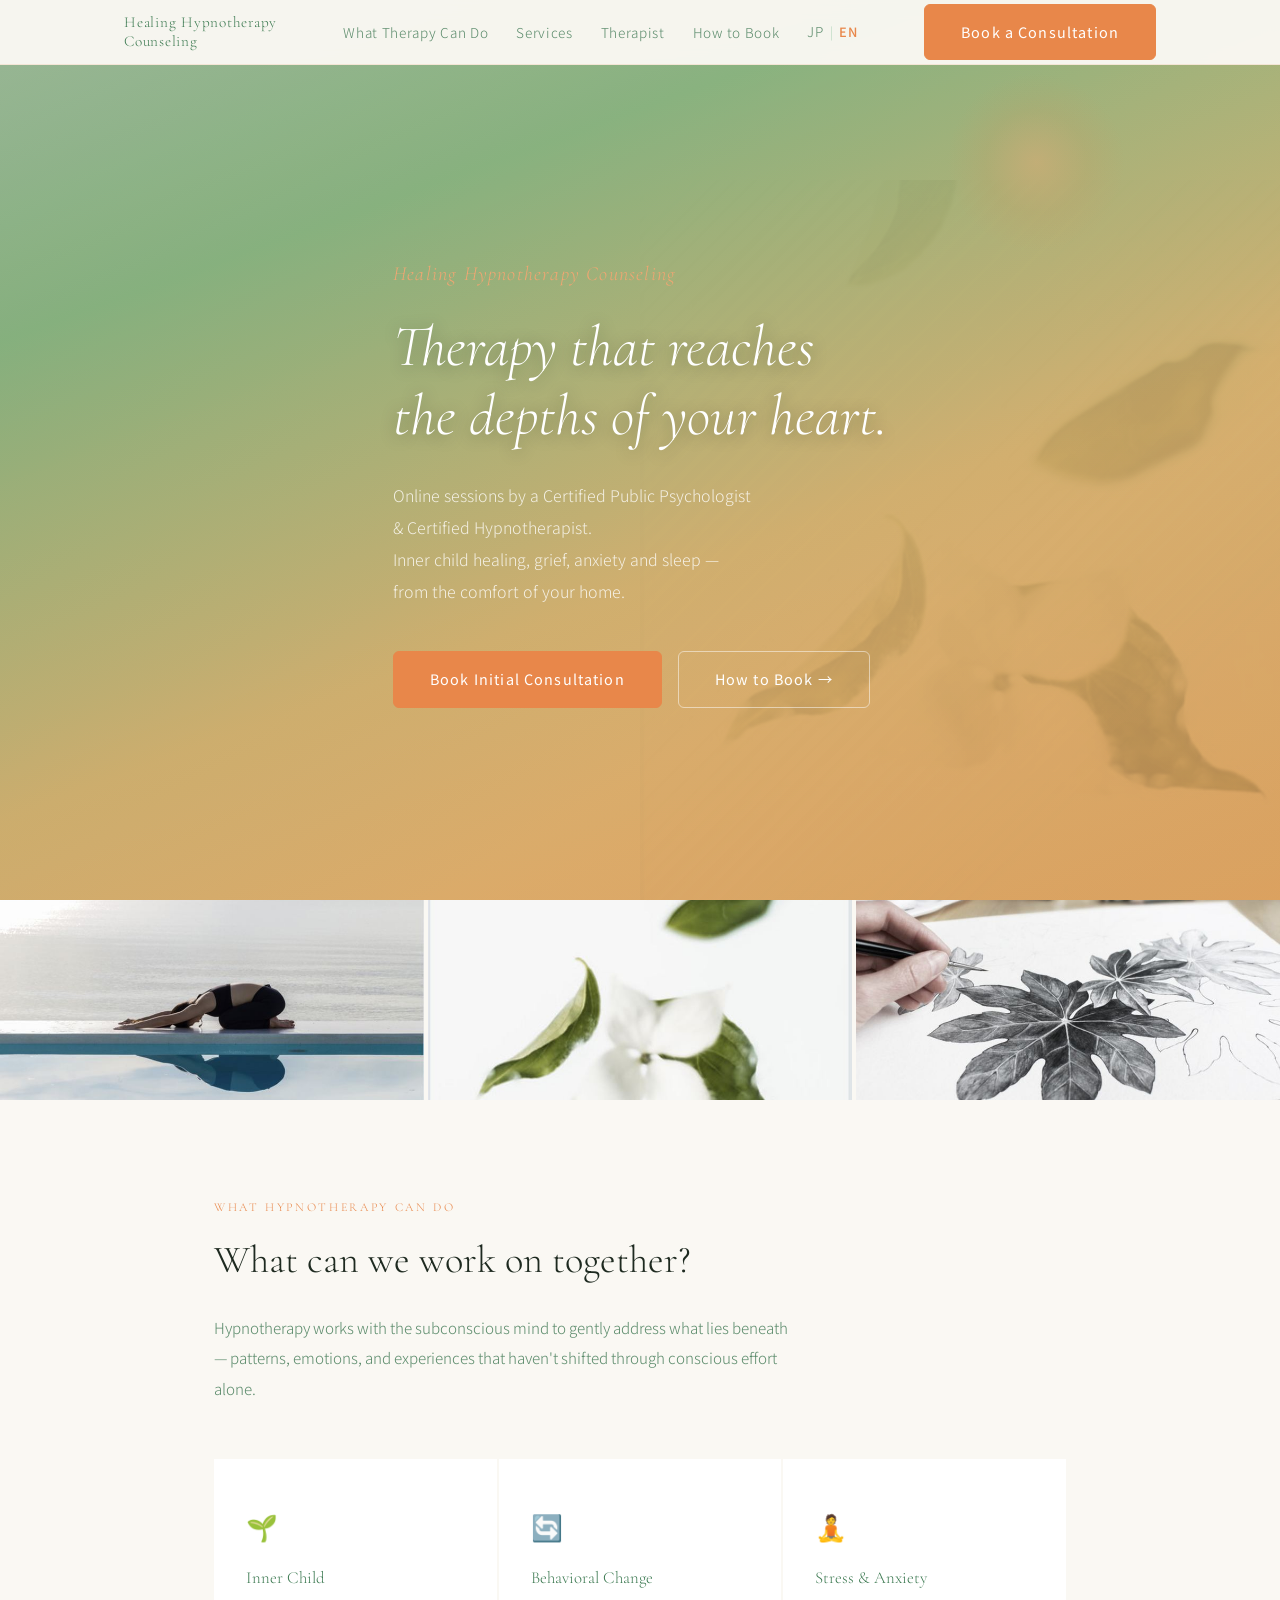
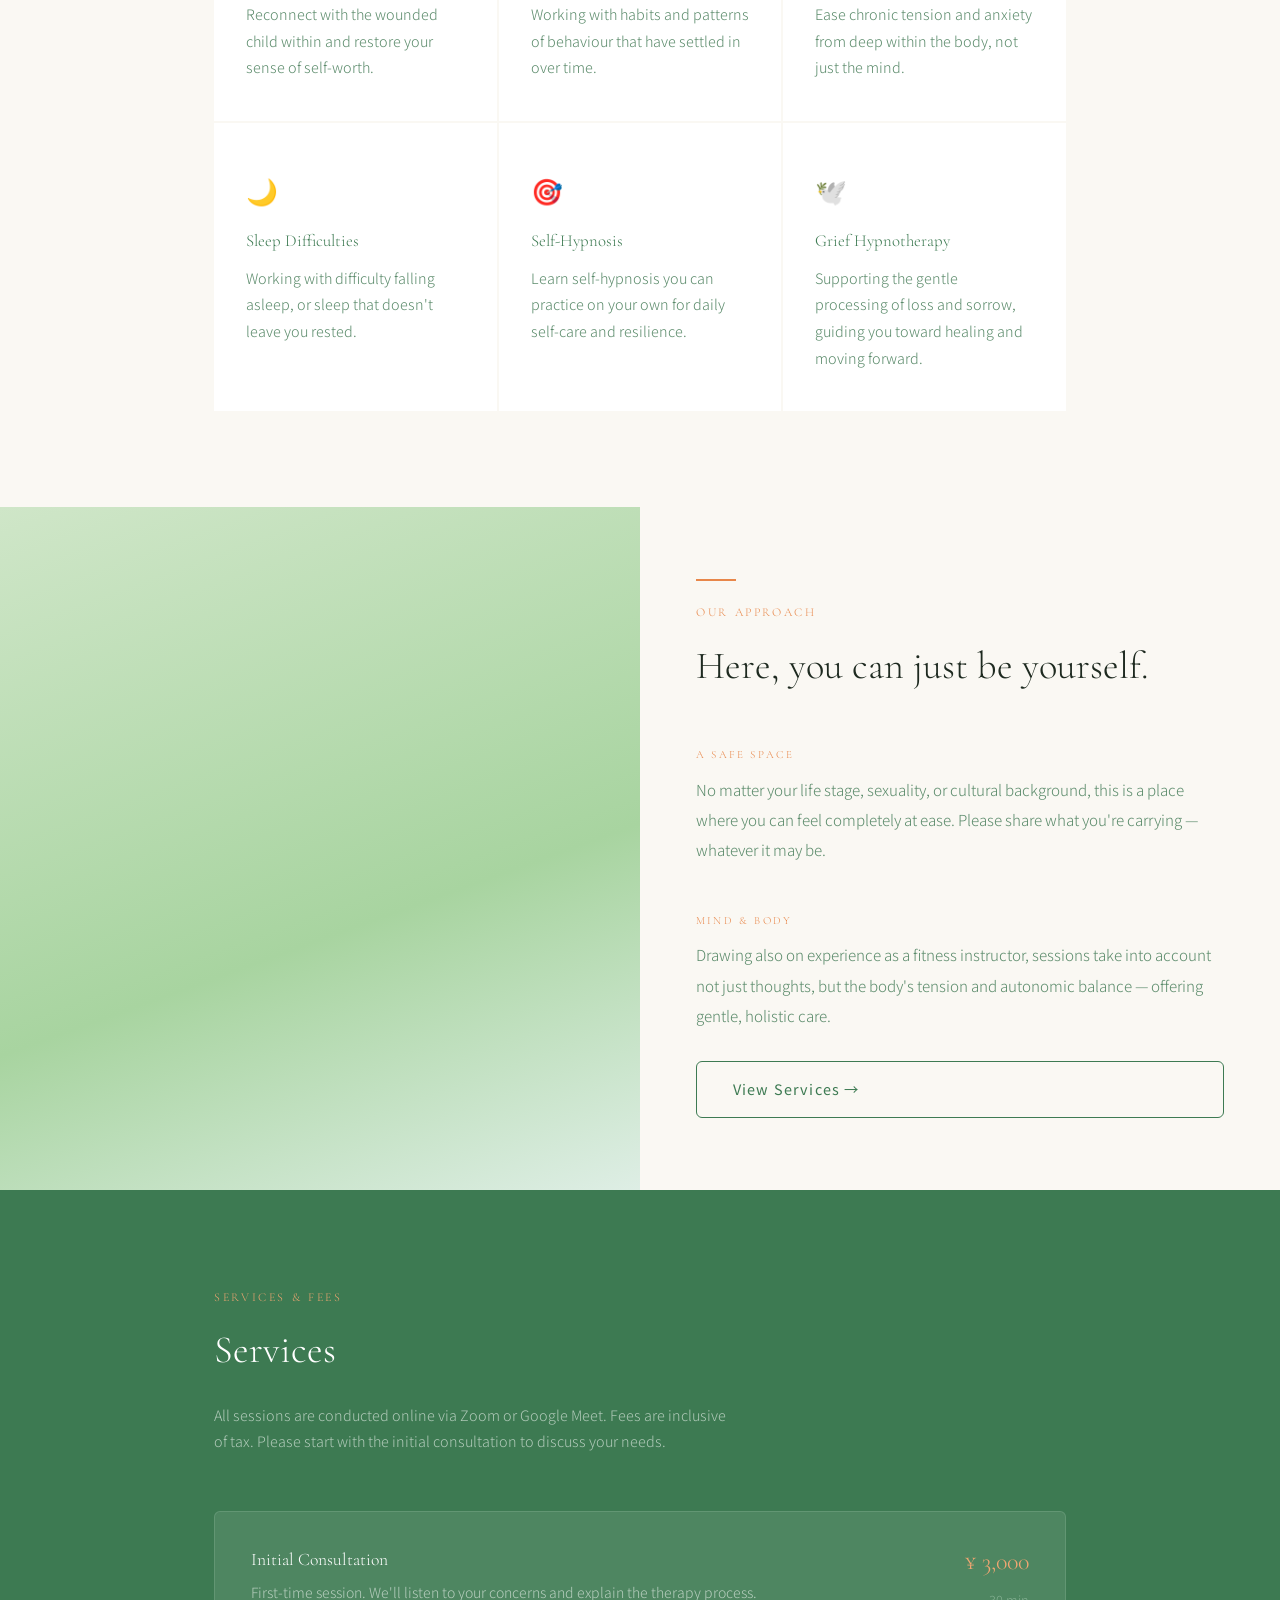
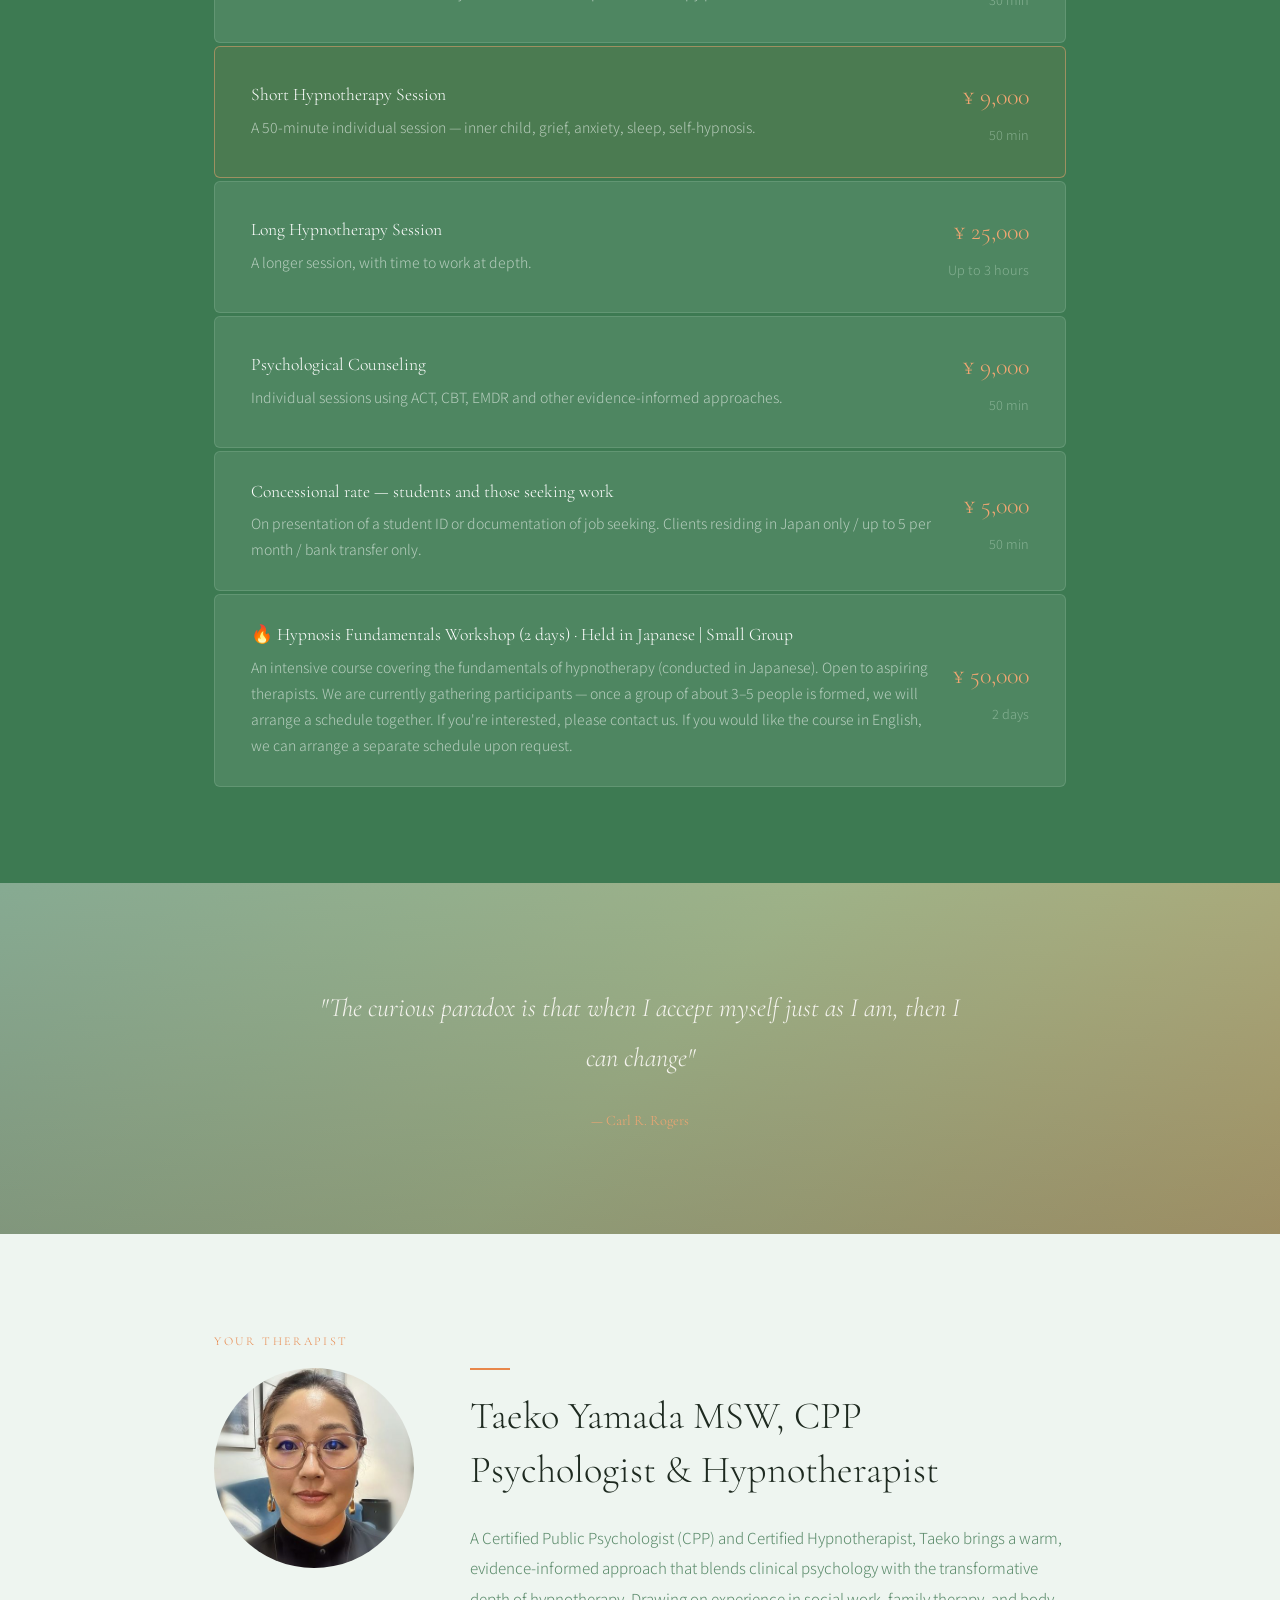
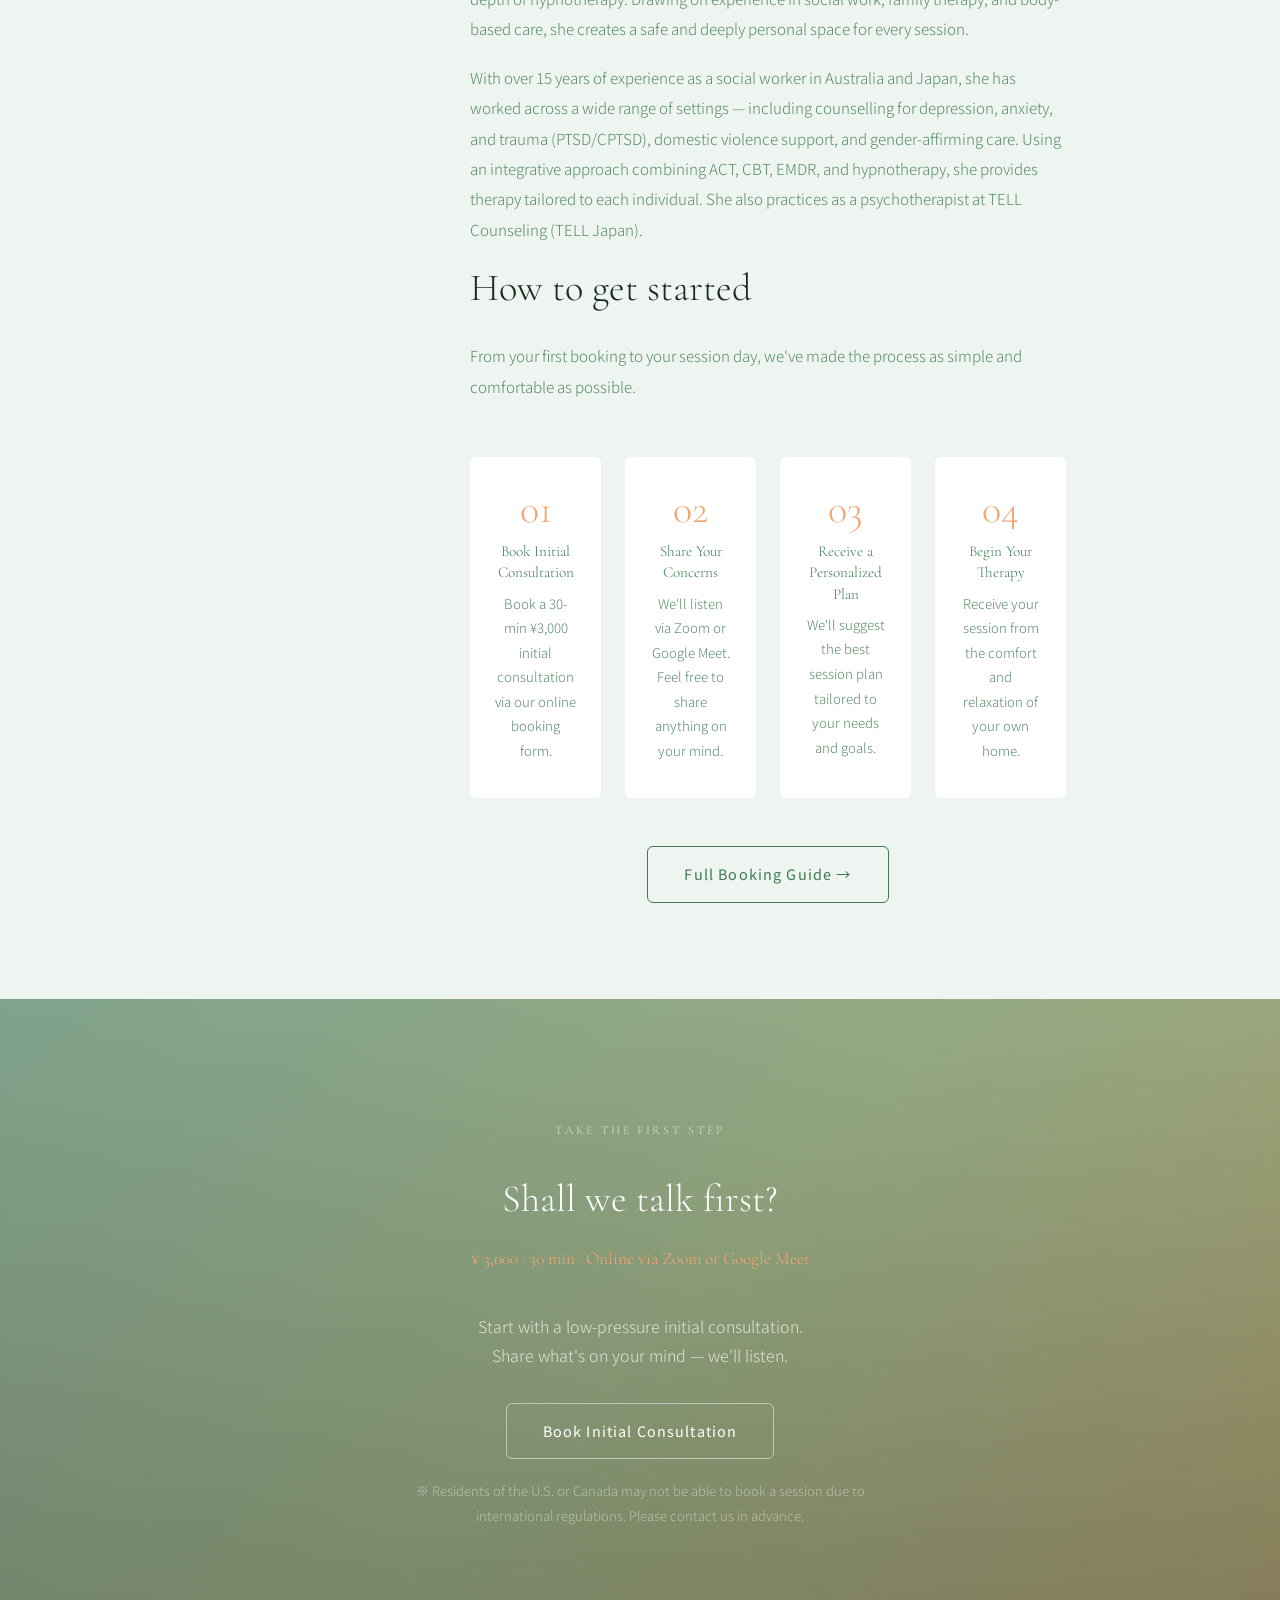
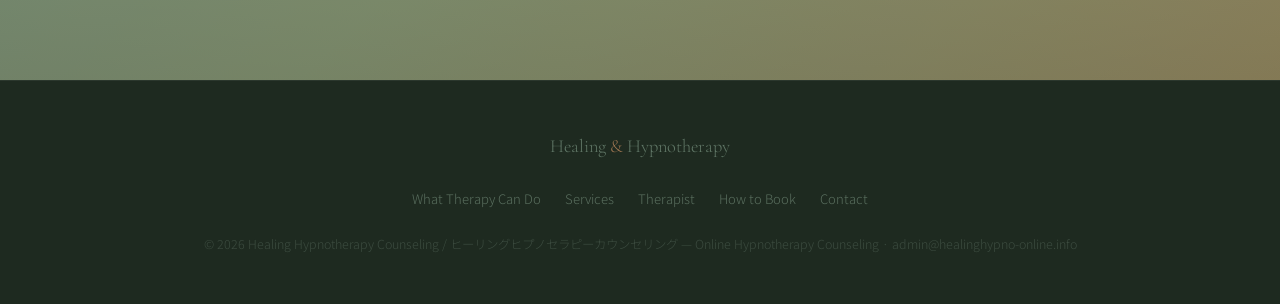
<file: en/index.html>
<!DOCTYPE html>
<html lang="en">
<head>
  <meta charset="UTF-8" />
  <meta name="viewport" content="width=device-width, initial-scale=1.0" />
  <meta name="description" content="Healing Hypnotherapy Counseling - online hypnotherapy and counseling by a Certified Public Psychologist and Certified Hypnotherapist. Inner child healing, grief, anxiety and sleep, and self-hypnosis." />
  <title>Healing Hypnotherapy Counseling | Online Hypnotherapy by a Certified Public Psychologist</title>
    <meta property="og:type" content="website" />
    <meta property="og:site_name" content="Healing Hypnotherapy Counseling" />
    <meta property="og:title" content="Healing Hypnotherapy Counseling | Online Hypnotherapy by a Certified Public Psychologist" />
    <meta property="og:description" content="Healing Hypnotherapy Counseling - online hypnotherapy and counseling by a licensed psychologist. Inner child healing, grief, anxiety and sleep, and self-hypnosis." />
    <meta property="og:url" content="https://healinghypno-online.info/en/" />
    <meta property="og:image" content="https://healinghypno-online.info/og-image.png" />
    <meta property="og:image:width" content="1200" />
    <meta property="og:image:height" content="630" />
    <meta property="og:locale" content="en_US" />
    <meta name="twitter:card" content="summary_large_image" />
    <meta name="twitter:title" content="Healing Hypnotherapy Counseling | Online Hypnotherapy by a Certified Public Psychologist" />
    <meta name="twitter:description" content="Healing Hypnotherapy Counseling - online hypnotherapy and counseling by a licensed psychologist. Inner child healing, grief, anxiety and sleep, and self-hypnosis." />
    <meta name="twitter:image" content="https://healinghypno-online.info/og-image.png" />
  <link rel="preconnect" href="https://fonts.googleapis.com" />
  <link href="https://fonts.googleapis.com/css2?family=Noto+Serif+JP:wght@300;400;600&family=Noto+Sans+JP:wght@300;400;500&family=Cormorant+Garamond:ital,wght@0,300;0,400;1,300&display=swap" rel="stylesheet" />

  <style>
    :root {
      --ink:       #1e2a20;
      --deep:      #3d7a52;
      --warm:      #5a8a6a;
      --sage:      #7db88a;
      --sage-lt:   #b2d4bc;
      --orange:    #e8874a;
      --orange-lt: #f2a672;
      --orange-dk: #c96e30;
      --cream:     #faf8f3;
      --mist:      #eef5f0;
      --dew:       #deeee5;
      --white:     #ffffff;
      --radius:    6px;
      --serif-jp:  'Noto Serif JP', serif;
      --sans-jp:   'Noto Sans JP', sans-serif;
      --serif-en:  'Cormorant Garamond', serif;
    }

    *, *::before, *::after { box-sizing: border-box; margin: 0; padding: 0; }
    html { scroll-behavior: smooth; }
    body {
      background: var(--cream);
      color: var(--ink);
      font-family: var(--sans-jp);
      font-weight: 300;
      font-size: 16px;
      line-height: 1.85;
      -webkit-font-smoothing: antialiased;
    }
    img { display: block; max-width: 100%; }
    a { color: inherit; text-decoration: none; }

    .container { max-width: 900px; margin: 0 auto; padding: 0 24px; }
    .section { padding: 96px 0; }
    .section--dark { background: var(--deep); color: var(--mist); }
    .section--mist { background: var(--mist); }

    .label {
      font-family: var(--serif-en);
      font-size: 12px;
      letter-spacing: .22em;
      text-transform: uppercase;
      color: var(--orange);
      margin-bottom: 16px;
    }
    .label--light { color: var(--orange-lt); }
    .label--green { color: var(--sage); }

    h1, h2, h3 { font-family: var(--serif-en); font-weight: 300; line-height: 1.4; }
    h2 { font-size: clamp(1.7rem, 3vw, 2.4rem); margin-bottom: 24px; }
    h3 { font-size: 1.2rem; margin-bottom: 12px; }
    p { margin-bottom: 1.2em; }
    p:last-child { margin-bottom: 0; }

    /* BTN */
    .btn {
      display: inline-block;
      padding: 14px 36px;
      font-family: var(--sans-jp);
      font-size: .9rem; font-weight: 400;
      letter-spacing: .08em;
      border: 1px solid currentColor;
      border-radius: var(--radius);
      transition: background .25s, color .25s, border-color .25s;
      cursor: pointer;
    }
    .btn--primary { background: var(--orange); color: var(--white); border-color: var(--orange); }
    .btn--primary:hover { background: var(--orange-lt); border-color: var(--orange-lt); }
    .btn--green { background: var(--deep); color: var(--white); border-color: var(--deep); }
    .btn--green:hover { background: var(--warm); border-color: var(--warm); }
    .btn--outline { background: transparent; color: var(--deep); border-color: var(--deep); }
    .btn--outline:hover { background: var(--deep); color: var(--white); }
    .btn--outline-light { background: transparent; color: var(--white); border-color: rgba(255,255,255,.5); }
    .btn--outline-light:hover { background: rgba(255,255,255,.15); }

    /* NAV */
    nav {
      position: fixed; top: 0; left: 0; right: 0; z-index: 100;
      background: rgba(250,248,243,.96);
      backdrop-filter: blur(8px);
      border-bottom: 1px solid rgba(232,135,74,.15);
    }
    .nav-inner {
      max-width: 900px; margin: 0 auto; padding: 0 24px;
      display: flex; align-items: center; justify-content: space-between;
      height: 64px;
    }
    .nav-logo { font-family: var(--serif-en); font-size: 1.1rem; letter-spacing: .05em; color: var(--deep); }
    .nav-logo span { color: var(--orange); }
    .nav-links { display: flex; gap: 28px; list-style: none; align-items: center; }
    .nav-links a { font-size: .85rem; letter-spacing: .05em; color: var(--warm); transition: color .2s; }
    .nav-links a:hover { color: var(--orange); }
    .nav-lang {
      font-size: .8rem; letter-spacing: .06em;
      display: flex; align-items: center; gap: 6px;
    }
    .nav-lang a { color: var(--warm); transition: color .2s; }
    .nav-lang a:hover { color: var(--orange); }
    .nav-lang .active-lang { color: var(--orange); font-weight: 500; }
    .nav-lang .sep { color: var(--sage-lt); }
@media (max-width: 640px) { .nav-links { display: flex; gap: 0; } .nav-links li { display: none; } .nav-links li.lang-switch { display: block; } }

    /* HERO */
    .hero {
      min-height: 100svh;
      display: flex; align-items: center;
      position: relative; overflow: hidden;
      padding-top: 64px;
    }
    .hero-photo {
      position: absolute;
      right: -5%; bottom: -10%;
      width: 55%; height: 90%;
      background-size: cover;
      background-position: center;
      opacity: .22;
      mix-blend-mode: multiply;
      -webkit-mask-image: linear-gradient(135deg, transparent 0%, rgba(0,0,0,.5) 35%, black 70%);
      mask-image: linear-gradient(135deg, transparent 0%, rgba(0,0,0,.5) 35%, black 70%);
      pointer-events: none;
    }
    .hero-bg {
      position: absolute; inset: 0;
      background-image: linear-gradient(160deg, #cfe6c8 0%, #a8d4a0 25%, #e8c98a 60%, #f2b878 100%);
      background-size: cover;
      filter: brightness(.9) saturate(1.15);
    }
    .hero-overlay {
      position: absolute; inset: 0;
      background: linear-gradient(150deg, rgba(45,90,61,.22) 0%, rgba(232,135,74,.08) 70%, rgba(30,42,32,.02) 100%);
    }
    .hero-sun {
      position: absolute; top: 8%; right: 12%;
      width: 180px; height: 180px;
      background: radial-gradient(circle, rgba(242,166,114,.35) 0%, rgba(232,135,74,.1) 40%, transparent 70%);
      border-radius: 50%;
      animation: sunpulse 6s ease-in-out infinite;
      pointer-events: none;
    }
    @keyframes sunpulse {
      0%, 100% { transform: scale(1); opacity: .7; }
      50% { transform: scale(1.15); opacity: 1; }
    }
    @media (prefers-reduced-motion: reduce) { .hero-sun { animation: none; } }

    .hero-content { position: relative; z-index: 1; }
    .hero-en {
      font-family: var(--serif-en); font-style: italic;
      font-size: clamp(1rem, 2vw, 1.25rem);
      color: var(--orange-lt); margin-bottom: 20px; letter-spacing: .06em;
    }
    .hero h1 {
      font-family: var(--serif-en); font-style: italic; font-weight: 300;
      font-size: clamp(2.2rem, 5.5vw, 3.6rem); color: var(--white);
      margin-bottom: 28px; line-height: 1.2;
      text-shadow: 0 2px 16px rgba(20,30,22,.35);
    }
    .hero-sub {
      font-size: 1rem; color: rgba(250,248,243,.88);
      max-width: 480px; margin-bottom: 44px; line-height: 2;
    }
    .hero-btns { display: flex; gap: 16px; flex-wrap: wrap; }

    /* NATURE STRIP */
    .nature-strip {
      display: grid; grid-template-columns: repeat(3, 1fr); gap: 4px;
      height: 200px; overflow: hidden;
    }
    .nature-strip-img { transition: transform .7s ease; }
    .nature-strip-img:hover { transform: scale(1.04); }
    .nature-strip-img:nth-child(1) { background: linear-gradient(135deg, #7db88a, #3d7a52); }
    .nature-strip-img:nth-child(2) { background: linear-gradient(135deg, #a8d4a0, #7db88a); }
    .nature-strip-img:nth-child(3) { background: linear-gradient(135deg, #e8c98a, #e8874a); }
    @media (max-width: 580px) { .nature-strip { height: 120px; } }

    /* WHAT IS */
    .what-grid {
      display: grid; grid-template-columns: repeat(3, 1fr);
      gap: 2px; margin-top: 56px;
    }
    @media (max-width: 680px) { .what-grid { grid-template-columns: 1fr; } }
    .what-card {
      background: var(--white); padding: 40px 32px;
      border-top: 3px solid transparent;
      transition: border-color .25s, transform .25s, box-shadow .25s;
    }
    .what-card:hover { border-top-color: var(--orange); transform: translateY(-3px); box-shadow: 0 8px 24px rgba(232,135,74,.1); }
    .what-icon { font-size: 1.6rem; margin-bottom: 16px; display: block; }
    .what-card h3 { font-size: 1.05rem; color: var(--deep); }
    .what-card p { font-size: .9rem; color: var(--warm); }

    /* SPLIT */
    .split { display: grid; grid-template-columns: 1fr 1fr; gap: 0; }
    @media (max-width: 640px) { .split { grid-template-columns: 1fr; } }
    .split-img {
      min-height: 420px;
      background: linear-gradient(160deg, #cfe6c8 0%, #a8d4a0 60%, #deeee5 100%);
    }
    .split-body { padding: 72px 56px; display: flex; flex-direction: column; justify-content: center; }
    @media (max-width: 640px) {
      .split-img { min-height: 200px; }
      .split-body { padding: 48px 24px; }
    }
    .split-sub-label {
      font-family: var(--serif-en); font-size: 11px; letter-spacing: .2em;
      text-transform: uppercase; color: var(--orange); margin-bottom: 8px; margin-top: 28px;
    }
    .split-sub-label:first-of-type { margin-top: 0; }

    .accent-line { width: 40px; height: 2px; background: var(--orange); margin-bottom: 20px; }

    /* SERVICES */
    .service-list { margin-top: 56px; display: flex; flex-direction: column; gap: 3px; }
    .service-item {
      background: rgba(255,255,255,.09);
      border: 1px solid rgba(178,212,188,.2);
      padding: 28px 36px;
      display: flex; justify-content: space-between; align-items: center;
      gap: 24px; transition: background .2s, border-color .2s; border-radius: var(--radius);
    }
    .service-item:hover { background: rgba(255,255,255,.15); border-color: rgba(242,166,114,.4); }
    .service-info h3 { color: var(--white); font-size: 1.1rem; margin-bottom: 6px; }
    .service-info p { font-size: .88rem; color: rgba(238,245,240,.65); margin: 0; }
    .service-meta { text-align: right; flex-shrink: 0; }
    .service-price {
      font-family: var(--serif-en); font-size: 1.5rem;
      color: var(--orange-lt); display: block;
    }
    .service-duration { font-size: .8rem; color: rgba(178,212,188,.55); }
    .service-item--featured { border-color: rgba(242,166,114,.5) !important; background: rgba(232,135,74,.08) !important; }
    @media (max-width: 580px) {
      .service-item { flex-direction: column; align-items: flex-start; }
      .service-meta { text-align: left; }
    }

    /* PROFILE */
    .profile-grid { display: grid; grid-template-columns: 200px 1fr; gap: 56px; align-items: start; }
    @media (max-width: 640px) { .profile-grid { grid-template-columns: 1fr; gap: 32px; } }
    .profile-avatar {
      width: 200px; height: 200px; border-radius: 50%;
      background: linear-gradient(135deg, var(--dew), var(--sage-lt));
      display: flex; align-items: center; justify-content: center;
      font-size: 4rem;
    }
    .credential-list { list-style: none; margin-top: 20px; display: flex; flex-direction: column; gap: 8px; }
    .credential-list li {
      font-size: .88rem; color: var(--warm);
      padding-left: 20px; position: relative;
    }
    .credential-list li::before { content: '—'; position: absolute; left: 0; color: var(--orange); }

    /* FLOW */
    .approach-steps {
      display: grid; grid-template-columns: repeat(4, 1fr);
      gap: 24px; margin-top: 56px;
    }
    @media (max-width: 680px) { .approach-steps { grid-template-columns: repeat(2, 1fr); } }
    .step {
      background: var(--white); padding: 32px 24px;
      border-radius: var(--radius); text-align: center;
      border-bottom: 3px solid transparent;
      transition: border-color .25s, box-shadow .25s;
    }
    .step:hover { border-bottom-color: var(--orange); box-shadow: 0 6px 20px rgba(232,135,74,.1); }
    .step-num {
      font-family: var(--serif-en); font-size: 2.5rem;
      color: var(--orange-lt); line-height: 1; margin-bottom: 12px; display: block;
    }
    .step h3 { font-size: .95rem; color: var(--deep); margin-bottom: 8px; }
    .step p { font-size: .83rem; color: var(--warm); }

    /* QUOTE BAND */
    .quote-band {
      position: relative; overflow: hidden;
      padding: 100px 24px; text-align: center; color: var(--white);
    }
    .quote-band-bg {
      position: absolute; inset: 0;
      background-image: linear-gradient(135deg, #b8dcc4 0%, #d8e8b8 50%, #f0d49a 100%);
      filter: brightness(.85) saturate(1.1);
    }
    .quote-band-overlay {
      position: absolute; inset: 0;
      background: linear-gradient(to bottom, rgba(45,90,61,.18), rgba(30,42,32,.28));
    }
    .quote-band-content { position: relative; z-index: 1; max-width: 640px; margin: 0 auto; }
    .quote-band blockquote {
      font-family: var(--serif-en); font-style: italic; font-weight: 300;
      font-size: clamp(1.2rem, 2.5vw, 1.65rem);
      line-height: 1.9; color: rgba(250,248,243,.95); margin-bottom: 20px;
    }
    .quote-band cite { font-family: var(--serif-en); font-style: normal; font-size: .9rem; color: var(--orange-lt); }

    /* CTA */
    .cta-section {
      position: relative; overflow: hidden;
      text-align: center; padding: 120px 24px; color: var(--white);
    }
    .cta-bg {
      position: absolute; inset: 0;
      background-image: linear-gradient(135deg, #b8dcc4 0%, #d8e8b8 50%, #f0d49a 100%);
      filter: brightness(.82) saturate(1.1);
    }
    .cta-overlay {
      position: absolute; inset: 0;
      background: linear-gradient(to bottom, rgba(45,90,61,.2), rgba(30,42,32,.4));
    }
    .cta-content { position: relative; z-index: 1; }
    .cta-section h2 { color: var(--white); margin-bottom: 16px; }
    .cta-section p { color: rgba(250,248,243,.78); margin-bottom: 32px; max-width: 480px; margin-left: auto; margin-right: auto; }
    .cta-price-note { font-family: var(--serif-en); font-size: 1.1rem; color: var(--orange-lt); margin-bottom: 36px; display: block; }

    /* FOOTER */
    footer {
      background: var(--ink);
      border-top: 1px solid rgba(255,255,255,.06);
      padding: 48px 24px; text-align: center;
    }
    .footer-logo { font-family: var(--serif-en); font-size: 1.15rem; color: rgba(178,212,188,.45); margin-bottom: 8px; }
    .footer-logo span { color: rgba(242,166,114,.6); }
    .footer-links {
      display: flex; justify-content: center; gap: 24px; flex-wrap: wrap;
      list-style: none; margin: 20px 0;
    }
    .footer-links a { font-size: .82rem; color: rgba(178,212,188,.4); transition: color .2s; }
    .footer-links a:hover { color: var(--orange-lt); }
    .footer-copy { font-size: .78rem; color: rgba(178,212,188,.2); }

    .fade-in { opacity: 0; transform: translateY(24px); transition: opacity .7s ease, transform .7s ease; }
    .fade-in.visible { opacity: 1; transform: none; }
  .back-top{position:fixed;bottom:28px;right:28px;z-index:200;width:44px;height:44px;background:var(--orange);color:var(--white);border:none;border-radius:50%;display:flex;align-items:center;justify-content:center;cursor:pointer;opacity:0;pointer-events:none;transition:opacity .3s,transform .3s;font-size:1.2rem;box-shadow:0 4px 12px rgba(232,135,74,.35)}.back-top.visible{opacity:1;pointer-events:auto}.back-top:hover{transform:translateY(-3px);background:var(--orange-lt)}
  /* nav layout fix */ .nav-inner{max-width:1080px} @media (min-width:1001px){.nav-logo,.nav-links a,nav .btn{white-space:nowrap}} @media (max-width:1000px){.nav-inner{padding:0 16px}.nav-links{display:flex;gap:0}.nav-links li{display:none}.nav-links li.lang-switch{display:block}.nav-logo{font-size:.95rem;line-height:1.25;min-width:0;flex-shrink:1}nav .btn{white-space:nowrap;padding:9px 14px;font-size:.75rem;flex-shrink:0}} </style>
  <link rel="canonical" href="https://healinghypno-online.info/en/" />
  <link rel="alternate" hreflang="ja" href="https://healinghypno-online.info/" />
  <link rel="alternate" hreflang="en" href="https://healinghypno-online.info/en/" />
  <link rel="alternate" hreflang="x-default" href="https://healinghypno-online.info/" />
  <meta property="og:title" content="Healing Hypnotherapy Counseling | Online Hypnotherapy by a Certified Public Psychologist" />
  <meta property="og:description" content="Healing Hypnotherapy Counseling - online hypnotherapy and counseling by a Certified Public Psychologist and Certified Hypnotherapist. Inner child healing, grief, anxiety and sleep, and self-hypnosis." />
  <meta property="og:url" content="https://healinghypno-online.info/en/" />
  <meta property="og:type" content="website" />
  <meta property="og:locale" content="en_US" />
  <meta property="og:locale:alternate" content="ja_JP" />
<script type="application/ld+json">{"@context":"https://schema.org","@type":"ProfessionalService","name":"Healing Hypnotherapy Counseling","alternateName":["ヒーリングヒプノセラピーカウンセリング","Healing Hypno Online"],"url":"https://healinghypno-online.info/en/","image":"https://healinghypno-online.info/og-image.png","description":"Online hypnotherapy and counseling by a Certified Public Psychologist and Certified Hypnotherapist.","areaServed":"JP","availableLanguage":["en","ja"],"founder":{"@type":"Person","name":"Taeko Yamada"}}</script><style>.nav-logo{font-size:.95rem;line-height:1.25}</style></head>
<body>

<!-- NAV -->
<nav>
  <div class="nav-inner">
    <div class="nav-logo">Healing Hypnotherapy<br>Counseling</div>
    <ul class="nav-links">
      <li><a href="#about">What Therapy Can Do</a></li>
      <li><a href="#services">Services</a></li>
      <li><a href="#profile">Therapist</a></li>
      <li><a href="https://fluentmind350.github.io/healing-hypno-booking/en.html">How to Book</a></li>
      <li class="nav-lang lang-switch">
        <a href="https://www.healinghypno-online.info">JP</a>
        <span class="sep">|</span>
        <span class="active-lang">EN</span>
      </li>
    </ul>
    <a href="https://docs.google.com/forms/d/e/1FAIpQLSc7ksZSYjFXfZsTuzKey1ICZi8XS70Y63VBq0-anXYmDNOoTw/viewform" class="btn btn--primary" target="_blank">Book a Consultation</a>
  </div>
</nav>

<!-- HERO -->
<section class="hero">
  <div class="hero-bg"></div>
  <div class="hero-photo" style="background-image:url('[data-uri]')"></div>
  <div class="hero-overlay"></div>
  <div class="hero-sun"></div>
  <div class="container hero-content fade-in">
    <p class="hero-en">Healing Hypnotherapy Counseling</p>
    <h1>Therapy that reaches<br>the depths of your heart.</h1>
    <p class="hero-sub">
      Online sessions by a Certified Public Psychologist<br>
      &amp; Certified Hypnotherapist.<br>
      Inner child healing, grief, anxiety and sleep —<br>from the comfort of your home.</p><div class="hero-btns">
      <a href="https://docs.google.com/forms/d/e/1FAIpQLSc7ksZSYjFXfZsTuzKey1ICZi8XS70Y63VBq0-anXYmDNOoTw/viewform" class="btn btn--primary" target="_blank">Book Initial Consultation</a>
      <a href="https://fluentmind350.github.io/healing-hypno-booking/en.html" class="btn btn--outline-light">How to Book →</a>
    </div>
  </div>
</section>

<!-- NATURE STRIP -->
<div class="nature-strip">
  <div class="nature-strip-img" style="background-image:url('[data-uri]'); background-size:cover; background-position:center;"></div>
  <div class="nature-strip-img" style="background-image:url('[data-uri]'); background-size:cover; background-position:center;"></div>
  <div class="nature-strip-img" style="background-image:url('[data-uri]'); background-size:cover; background-position:center;"></div>
</div>

<!-- WHAT IS THERAPY -->
<section class="section" id="about">
  <div class="container fade-in">
    <p class="label">What Hypnotherapy Can Do</p>
    <h2>What can we work on together?</h2>
    <p style="color: var(--warm); max-width: 580px; font-size: .95rem; line-height: 2;">
      Hypnotherapy works with the subconscious mind to gently address what lies beneath — patterns,
      emotions, and experiences that haven't shifted through conscious effort alone.
    </p>
    <div class="what-grid">
      <div class="what-card">
        <span class="what-icon">🌱</span>
        <h3>Inner Child</h3>
        <p>Reconnect with the wounded child within and restore your sense of self-worth.</p>
      </div>
      <div class="what-card">
        <span class="what-icon">🔄</span>
        <h3>Behavioral Change</h3>
        <p>Working with habits and patterns of behaviour that have settled in over time.</p>
      </div>
      <div class="what-card">
        <span class="what-icon">🧘</span>
        <h3>Stress &amp; Anxiety</h3>
        <p>Ease chronic tension and anxiety from deep within the body, not just the mind.</p>
      </div>
      <div class="what-card">
        <span class="what-icon">🌙</span>
        <h3>Sleep Difficulties</h3>
        <p>Working with difficulty falling asleep, or sleep that doesn't leave you rested.</p>
      </div>
      <div class="what-card">
        <span class="what-icon">🎯</span>
        <h3>Self-Hypnosis</h3>
        <p>Learn self-hypnosis you can practice on your own for daily self-care and resilience.</p>
      </div>
      <div class="what-card">
        <span class="what-icon">🕊️</span>
        <h3>Grief Hypnotherapy</h3>
        <p>Supporting the gentle processing of loss and sorrow, guiding you toward healing and moving forward.</p>
      </div>
    </div>
  </div>
</section>

<!-- ABOUT / SPLIT -->
<div class="split">
  <div class="split-img"></div>
  <div class="split-body fade-in">
    <div class="accent-line"></div>
    <p class="label">Our Approach</p>
    <h2>Here, you can just be yourself.</h2>
    <p class="split-sub-label">A Safe Space</p>
    <p style="color: var(--warm); font-size: .95rem; line-height: 2;">
      No matter your life stage, sexuality, or cultural background,
      this is a place where you can feel completely at ease.
      Please share what you're carrying — whatever it may be.
    </p>
    <p class="split-sub-label">Mind &amp; Body</p>
    <p style="color: var(--warm); font-size: .95rem; line-height: 2;">
      Drawing also on experience as a fitness instructor, sessions
      take into account not just thoughts, but the body's tension
      and autonomic balance — offering gentle, holistic care.
    </p>
    <a href="#services" class="btn btn--outline" style="margin-top: 12px; display: inline-block;">View Services →</a>
  </div>
</div>

<!-- SERVICES -->
<section class="section section--dark" id="services">
  <div class="container fade-in">
    <p class="label label--light">Services &amp; Fees</p>
    <h2 style="color: var(--white);">Services</h2>
    <p style="color: rgba(238,245,240,.65); font-size: .9rem; max-width: 520px;">
      All sessions are conducted online via Zoom or Google Meet. Fees are inclusive of tax.
      Please start with the initial consultation to discuss your needs.
    </p>
    <div class="service-list">
      <div class="service-item">
        <div class="service-info">
          <h3>Initial Consultation</h3>
          <p>First-time session. We'll listen to your concerns and explain the therapy process.</p>
        </div>
        <div class="service-meta">
          <span class="service-price">¥ 3,000</span>
          <span class="service-duration">30 min</span>
        </div>
      </div>
      <div class="service-item service-item--featured"><div class="service-info"><h3>Short Hypnotherapy Session</h3>
          <p>A 50-minute individual session — inner child, grief, anxiety, sleep, self-hypnosis.</p>
        </div>
        <div class="service-meta">
          <span class="service-price">¥ 9,000</span>
          <span class="service-duration">50 min</span>
        </div>
      </div>
      <div class="service-item">
        <div class="service-info">
          <h3>Long Hypnotherapy Session</h3>
          <p>A longer session, with time to work at depth.</p>
        </div>
        <div class="service-meta">
          <span class="service-price">¥ 25,000</span>
          <span class="service-duration">Up to 3 hours</span>
        </div>
      </div>
      <div class="service-item">
        <div class="service-info">
          <h3>Psychological Counseling</h3>
          <p>Individual sessions using ACT, CBT, EMDR and other evidence-informed approaches.</p>
        </div>
        <div class="service-meta">
          <span class="service-price">¥ 9,000</span>
          <span class="service-duration">50 min</span>
        </div>
      </div>
      <div class="service-item"><div class="service-info"><h3>Concessional rate — students and those seeking work</h3><p>On presentation of a student ID or documentation of job seeking. Clients residing in Japan only / up to 5 per month / bank transfer only.</p></div><div class="service-meta"><span class="service-price">¥ 5,000</span><span class="service-duration">50 min</span></div></div><div class="service-item"><div class="service-info"><h3>🔥 Hypnosis Fundamentals Workshop (2 days) · Held in Japanese | Small Group</h3>
          <p>An intensive course covering the fundamentals of hypnotherapy (conducted in Japanese). Open to aspiring therapists. We are currently gathering participants — once a group of about 3–5 people is formed, we will arrange a schedule together. If you're interested, please contact us. If you would like the course in English, we can arrange a separate schedule upon request.</p>
        </div>
        <div class="service-meta">
          <span class="service-price">¥ 50,000</span>
          <span class="service-duration">2 days</span>
        </div>
      </div>
      
    </div>
  </div>
</section>

<!-- QUOTE BAND -->
<div class="quote-band">
  <div class="quote-band-bg"></div>
  <div class="quote-band-overlay"></div>
  <div class="quote-band-content fade-in">
    <blockquote>
      "The curious paradox is that when I accept myself just as I am, then I can change"
    </blockquote>
    <cite>— Carl R. Rogers</cite>
  </div>
</div>

<!-- PROFILE -->
<section class="section section--mist" id="profile">
  <div class="container fade-in">
    <p class="label">Your Therapist</p>
    <div class="profile-grid">
      <div>
        <img style="width:200px;height:200px;border-radius:50%;object-fit:cover;display:block;" src="[data-uri]"/>
      </div>
      <div>
        <div class="accent-line"></div>
        <h2>Taeko Yamada MSW, CPP<br>Psychologist &amp; Hypnotherapist</h2>
        <p style="color: var(--warm); font-size: .95rem; line-height: 2;">
          A Certified Public Psychologist (CPP) and Certified Hypnotherapist, Taeko brings
          a warm, evidence-informed approach that blends clinical psychology with the
          transformative depth of hypnotherapy. Drawing on experience in social work,
          family therapy, and body-based care, she creates a safe and deeply personal
          space for every session.
        </p>
        <p style="color:var(--warm);font-size:.95rem;line-height:2">With over 15 years of experience as a social worker in Australia and Japan, she has worked across a wide range of settings — including counselling for depression, anxiety, and trauma (PTSD/CPTSD), domestic violence support, and gender-affirming care. Using an integrative approach combining ACT, CBT, EMDR, and hypnotherapy, she provides therapy tailored to each individual. She also practices as a psychotherapist at TELL Counseling (TELL Japan).</p>
    <h2>How to get started</h2>
    <p style="color: var(--warm); max-width: 560px; font-size: .95rem; line-height: 2;">
      From your first booking to your session day, we've made the process
      as simple and comfortable as possible.
    </p>
    <div class="approach-steps">
      <div class="step">
        <span class="step-num">01</span>
        <h3>Book Initial Consultation</h3>
        <p>Book a 30-min ¥3,000 initial consultation via our online booking form.</p>
      </div>
      <div class="step">
        <span class="step-num">02</span>
        <h3>Share Your Concerns</h3>
        <p>We'll listen via Zoom or Google Meet. Feel free to share anything on your mind.</p>
      </div>
      <div class="step">
        <span class="step-num">03</span>
        <h3>Receive a Personalized Plan</h3>
        <p>We'll suggest the best session plan tailored to your needs and goals.</p>
      </div>
      <div class="step">
        <span class="step-num">04</span>
        <h3>Begin Your Therapy</h3>
        <p>Receive your session from the comfort and relaxation of your own home.</p>
      </div>
    </div>
    <div style="margin-top: 48px; text-align: center;">
      <a href="https://fluentmind350.github.io/healing-hypno-booking/en.html" class="btn btn--outline">Full Booking Guide →</a>
    </div>
  </div>
</section>

<!-- CTA -->
<section class="cta-section">
  <div class="cta-bg"></div>
  <div class="cta-overlay"></div>
  <div class="cta-content fade-in">
    <p class="label label--light">Take the first step</p>
    <h2 style="color: var(--white);">Shall we talk first?</h2>
    <span class="cta-price-note">¥ 3,000 · 30 min · Online via Zoom or Google Meet</span>
    <p>Start with a low-pressure initial consultation.<br>Share what's on your mind — we'll listen.</p>
    <a href="https://docs.google.com/forms/d/e/1FAIpQLSc7ksZSYjFXfZsTuzKey1ICZi8XS70Y63VBq0-anXYmDNOoTw/viewform" class="btn btn--outline-light" target="_blank">Book Initial Consultation</a>
  
    <p style="color:rgba(238,245,240,.5);font-size:.82rem;margin-top:20px;">※ Residents of the U.S. or Canada may not be able to book a session due to international regulations. Please contact us in advance.</p>
  </div>
</section>

<!-- FOOTER -->
<footer>
  <div class="footer-logo">Healing <span>&</span> Hypnotherapy</div>
  <ul class="footer-links">
    <li><a href="#about">What Therapy Can Do</a></li>
    <li><a href="#services">Services</a></li>
    <li><a href="#profile">Therapist</a></li>
    <li><a href="https://fluentmind350.github.io/healing-hypno-booking/en.html">How to Book</a></li>
    <li><a href="mailto:admin@healinghypno-online.info">Contact</a></li>
  </ul>
  <p class="footer-copy">© 2026 Healing Hypnotherapy Counseling / ヒーリングヒプノセラピーカウンセリング — Online Hypnotherapy Counseling · admin@healinghypno-online.info</p>
</footer>

<script>
  const obs = new IntersectionObserver(entries => {
    entries.forEach(e => { if (e.isIntersecting) { e.target.classList.add('visible'); obs.unobserve(e.target); } });
  }, { threshold: 0.1 });
  document.querySelectorAll('.fade-in').forEach(el => obs.observe(el));
</script>


<button class="back-top" id="backTop" aria-label="Back to top" onclick="window.scrollTo({top:0,behavior:'smooth'})">&#8593;</button>
<script>window.addEventListener('scroll',()=>{const b=document.getElementById('backTop');if(b)b.classList.toggle('visible',window.scrollY>300);});</script>
</body>
</html>
</file>
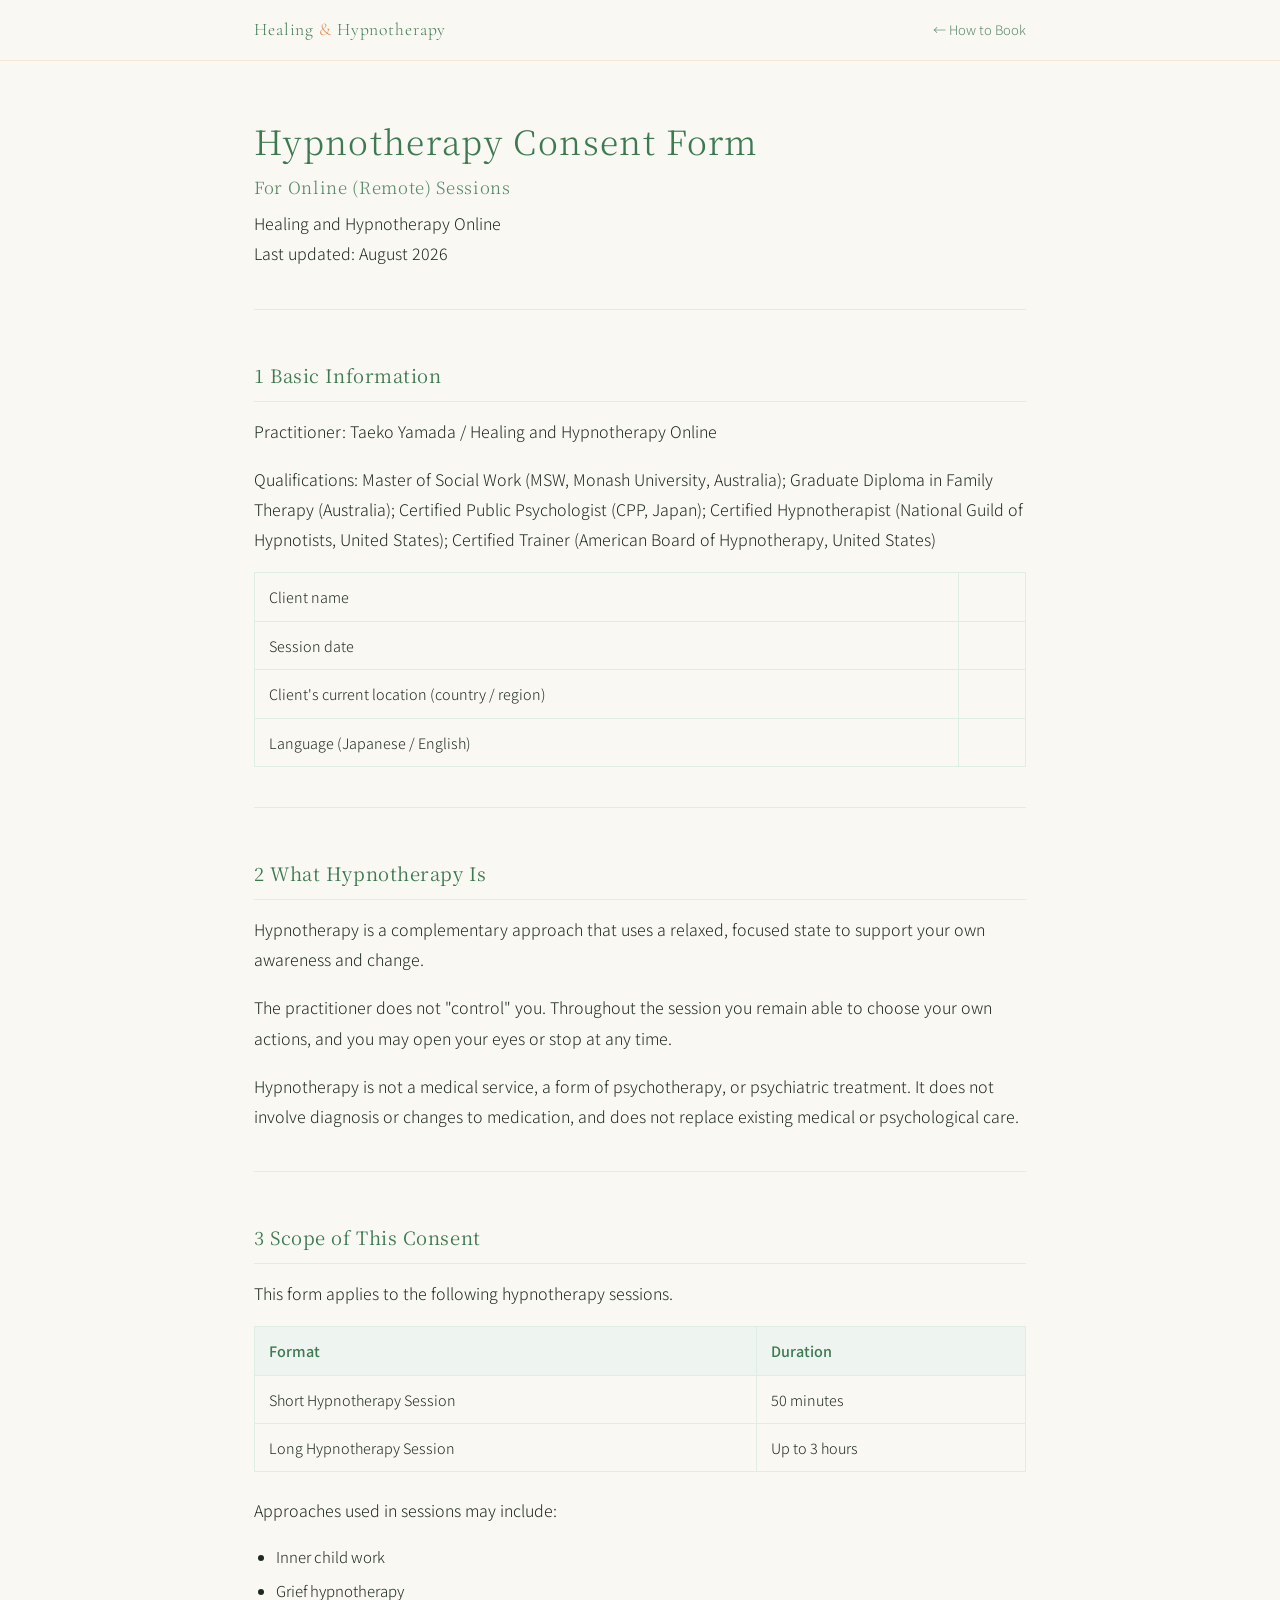
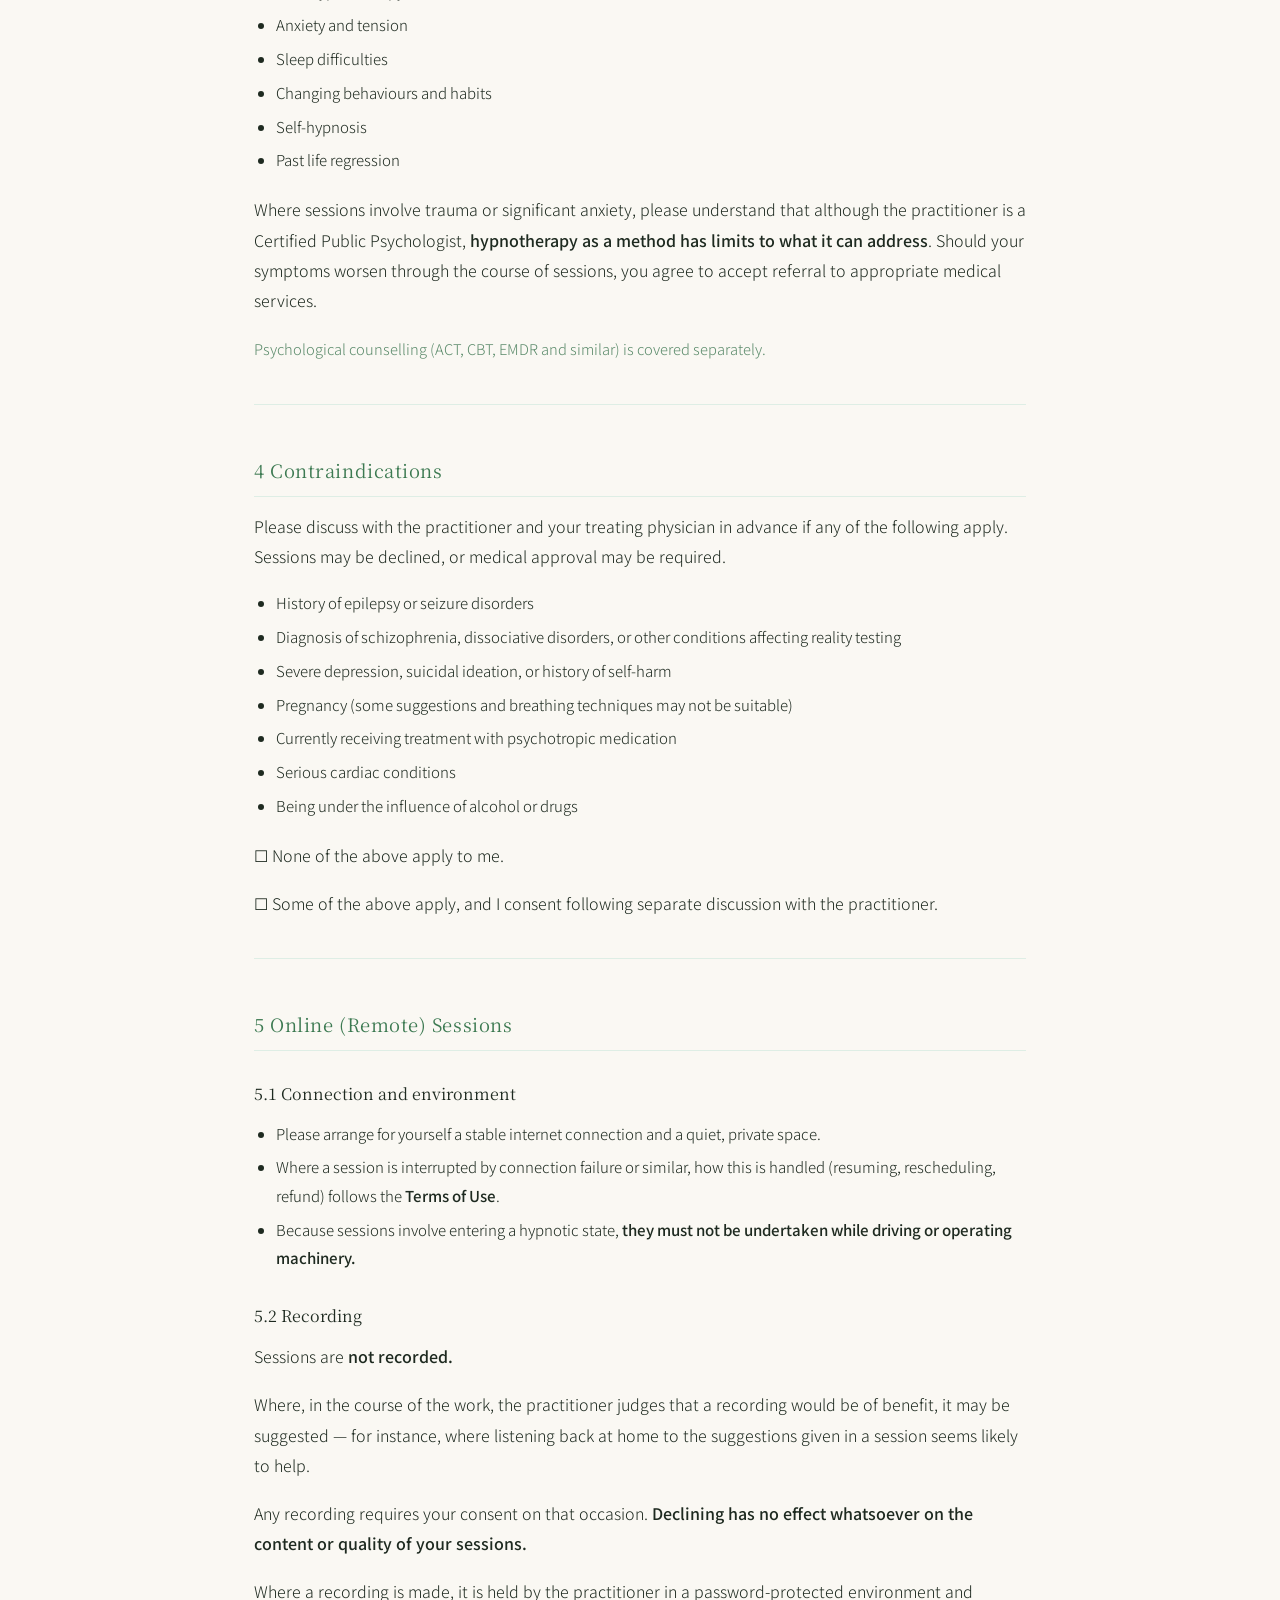
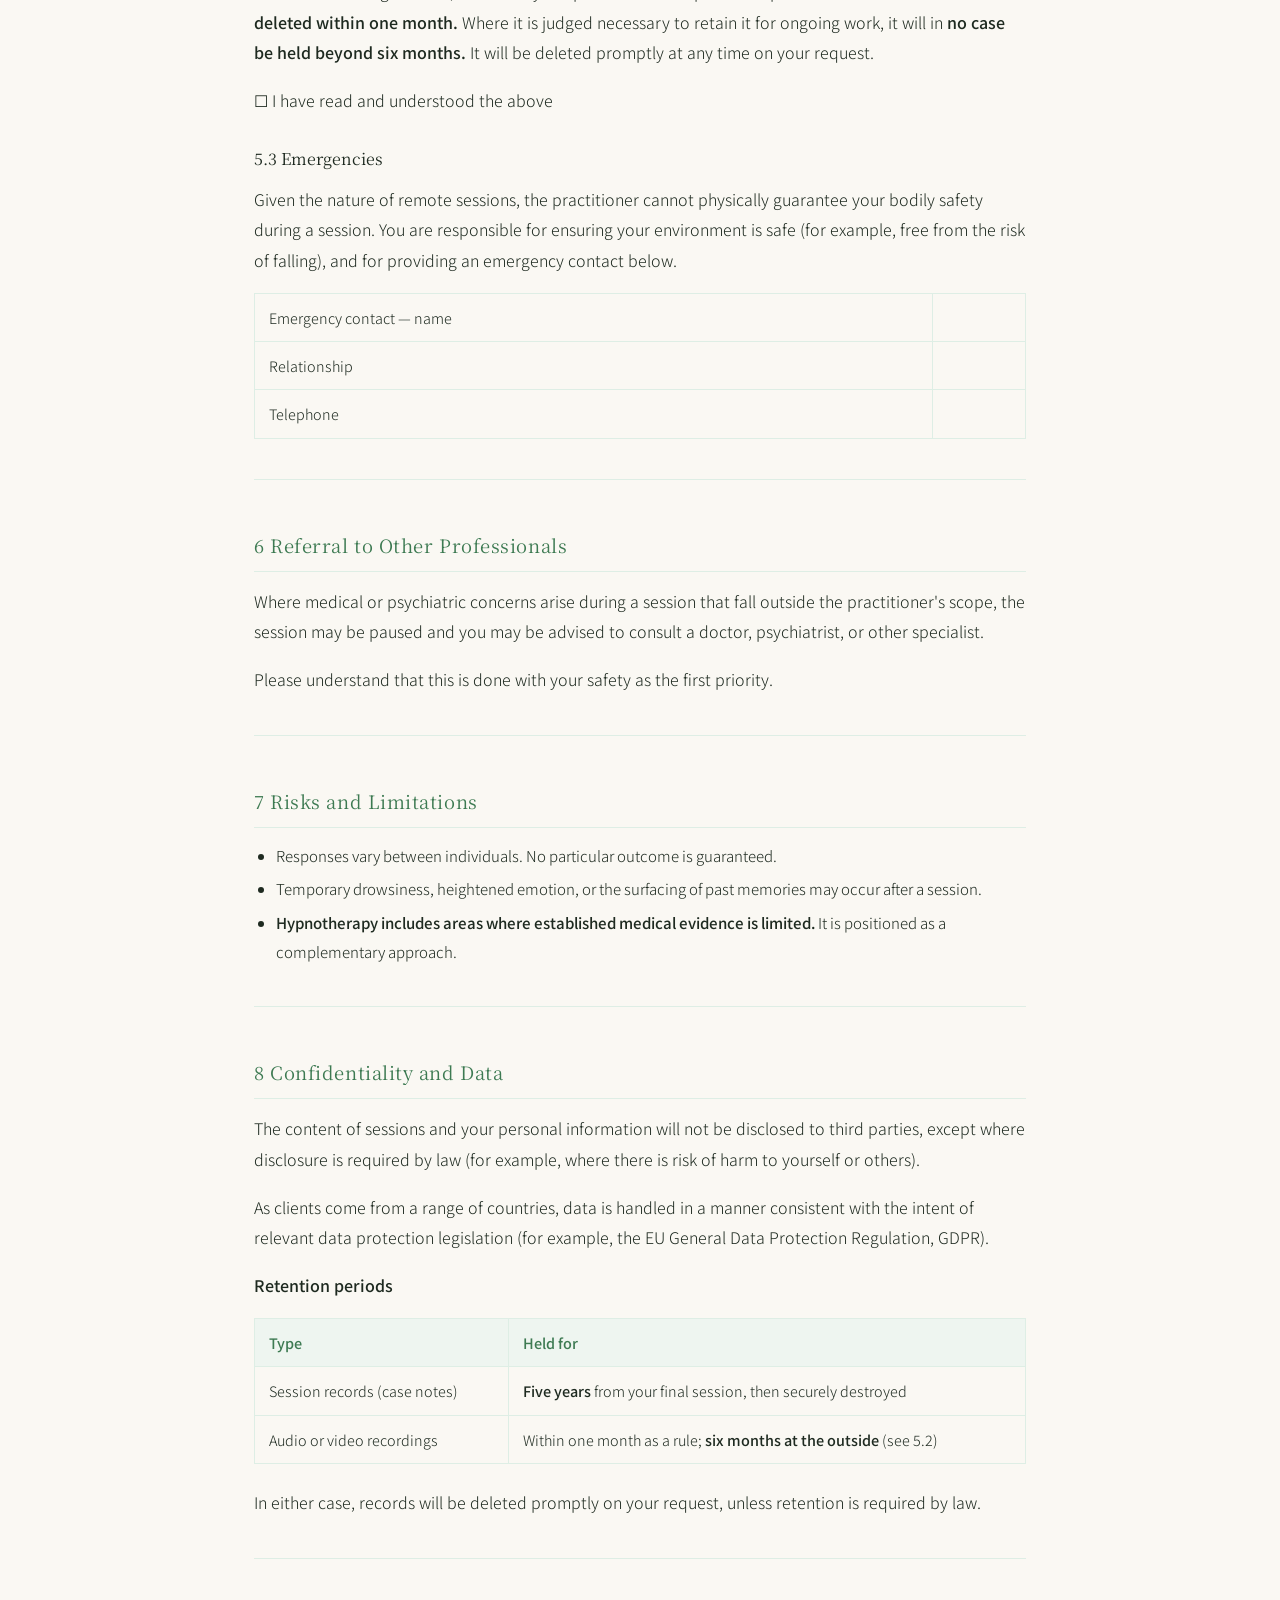
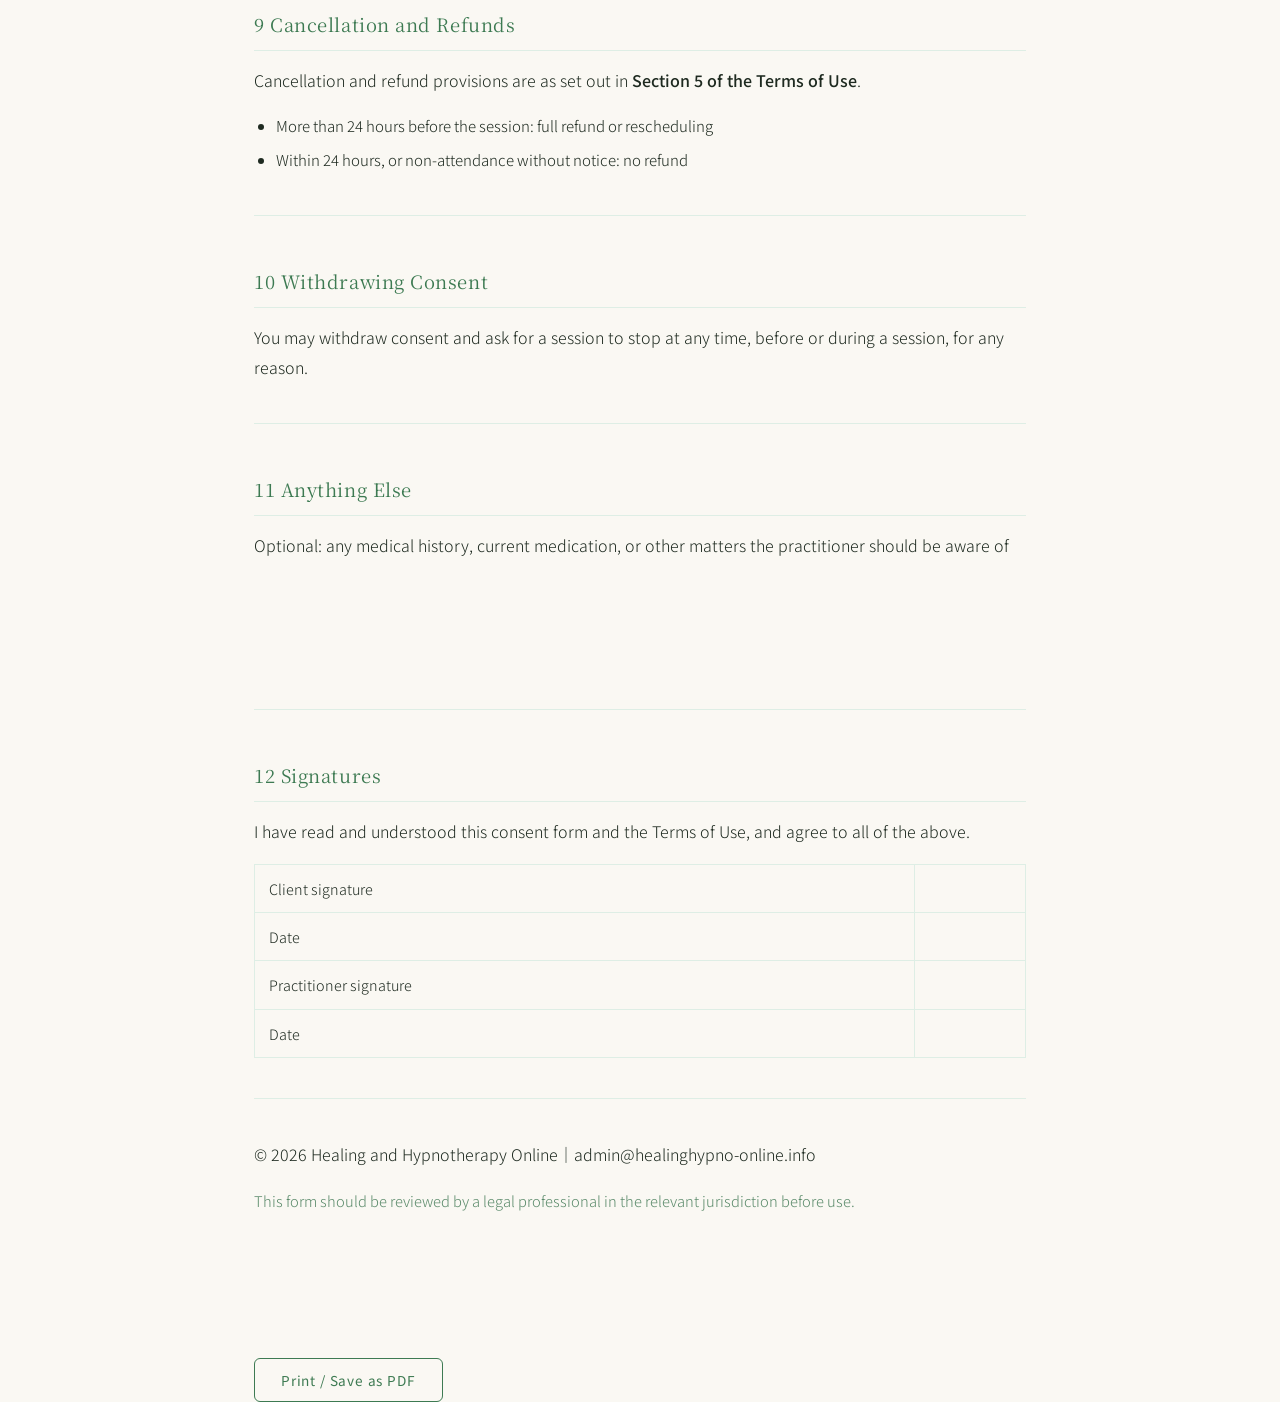
<file: consent-en.html>
<!DOCTYPE html>
<html lang="en">
<head>
<meta charset="UTF-8">
<meta name="viewport" content="width=device-width, initial-scale=1.0">
<meta name="robots" content="noindex">
<title>Consent Form | Healing Hypno Online</title>
<link rel="preconnect" href="https://fonts.googleapis.com">
<link href="https://fonts.googleapis.com/css2?family=Cormorant+Garamond:ital,wght@0,300;0,400&family=Noto+Sans+JP:wght@300;400;500&family=Noto+Serif+JP:wght@300;400;600&display=swap" rel="stylesheet">
<link rel="stylesheet" href="/doc.css">
</head>
<body>
<div class="topbar"><div class="topbar-inner">
<a class="logo" href="https://www.healinghypno-online.info/en/">Healing <span>&amp;</span> Hypnotherapy</a>
<a class="back" href="https://fluentmind350.github.io/healing-hypno-booking/en.html">← How to Book</a>
</div></div>
<div class="doc">
<h1>Hypnotherapy Consent Form</h1>
<p class="subtitle">For Online (Remote) Sessions</p>
<p>Healing and Hypnotherapy Online<br>Last updated: August 2026</p>
<hr />
<h2>1 Basic Information</h2>
<p>Practitioner: Taeko Yamada / Healing and Hypnotherapy Online</p>
<p>Qualifications: Master of Social Work (MSW, Monash University, Australia); Graduate Diploma in Family Therapy (Australia); Certified Public Psychologist (CPP, Japan); Certified Hypnotherapist (National Guild of Hypnotists, United States); Certified Trainer (American Board of Hypnotherapy, United States)</p>
<table><tbody>
<tr><td>Client name</td><td></td></tr>
<tr><td>Session date</td><td></td></tr>
<tr><td>Client's current location (country / region)</td><td></td></tr>
<tr><td>Language (Japanese / English)</td><td></td></tr>
</tbody></table>
<hr />
<h2>2 What Hypnotherapy Is</h2>
<p>Hypnotherapy is a complementary approach that uses a relaxed, focused state to support your own awareness and change.</p>
<p>The practitioner does not "control" you. Throughout the session you remain able to choose your own actions, and you may open your eyes or stop at any time.</p>
<p>Hypnotherapy is not a medical service, a form of psychotherapy, or psychiatric treatment. It does not involve diagnosis or changes to medication, and does not replace existing medical or psychological care.</p>
<hr />
<h2>3 Scope of This Consent</h2>
<p>This form applies to the following hypnotherapy sessions.</p>
<table>
<thead><tr><th>Format</th><th>Duration</th></tr></thead>
<tbody>
<tr><td>Short Hypnotherapy Session</td><td>50 minutes</td></tr>
<tr><td>Long Hypnotherapy Session</td><td>Up to 3 hours</td></tr>
</tbody></table>
<p>Approaches used in sessions may include:</p>
<ul>
<li>Inner child work</li>
<li>Grief hypnotherapy</li>
<li>Anxiety and tension</li>
<li>Sleep difficulties</li>
<li>Changing behaviours and habits</li>
<li>Self-hypnosis</li>
<li>Past life regression</li>
</ul>
<p>Where sessions involve trauma or significant anxiety, please understand that although the practitioner is a Certified Public Psychologist, <strong>hypnotherapy as a method has limits to what it can address</strong>. Should your symptoms worsen through the course of sessions, you agree to accept referral to appropriate medical services.</p>
<p><em>Psychological counselling (ACT, CBT, EMDR and similar) is covered separately.</em></p>
<hr />
<h2>4 Contraindications</h2>
<p>Please discuss with the practitioner and your treating physician in advance if any of the following apply. Sessions may be declined, or medical approval may be required.</p>
<ul>
<li>History of epilepsy or seizure disorders</li>
<li>Diagnosis of schizophrenia, dissociative disorders, or other conditions affecting reality testing</li>
<li>Severe depression, suicidal ideation, or history of self-harm</li>
<li>Pregnancy (some suggestions and breathing techniques may not be suitable)</li>
<li>Currently receiving treatment with psychotropic medication</li>
<li>Serious cardiac conditions</li>
<li>Being under the influence of alcohol or drugs</li>
</ul>
<p>☐ None of the above apply to me.</p>
<p>☐ Some of the above apply, and I consent following separate discussion with the practitioner.</p>
<hr />
<h2>5 Online (Remote) Sessions</h2>
<h3>5.1 Connection and environment</h3>
<ul>
<li>Please arrange for yourself a stable internet connection and a quiet, private space.</li>
<li>Where a session is interrupted by connection failure or similar, how this is handled (resuming, rescheduling, refund) follows the <strong>Terms of Use</strong>.</li>
<li>Because sessions involve entering a hypnotic state, <strong>they must not be undertaken while driving or operating machinery.</strong></li>
</ul>
<h3>5.2 Recording</h3>
<p>Sessions are <strong>not recorded.</strong></p>
<p>Where, in the course of the work, the practitioner judges that a recording would be of benefit, it may be suggested — for instance, where listening back at home to the suggestions given in a session seems likely to help.</p>
<p>Any recording requires your consent on that occasion. <strong>Declining has no effect whatsoever on the content or quality of your sessions.</strong></p>
<p>Where a recording is made, it is held by the practitioner in a password-protected environment and <strong>deleted within one month.</strong> Where it is judged necessary to retain it for ongoing work, it will in <strong>no case be held beyond six months.</strong> It will be deleted promptly at any time on your request.</p>
<p>☐ I have read and understood the above</p>
<h3>5.3 Emergencies</h3>
<p>Given the nature of remote sessions, the practitioner cannot physically guarantee your bodily safety during a session. You are responsible for ensuring your environment is safe (for example, free from the risk of falling), and for providing an emergency contact below.</p>
<table><tbody>
<tr><td>Emergency contact — name</td><td></td></tr>
<tr><td>Relationship</td><td></td></tr>
<tr><td>Telephone</td><td></td></tr>
</tbody></table>
<hr />
<h2>6 Referral to Other Professionals</h2>
<p>Where medical or psychiatric concerns arise during a session that fall outside the practitioner's scope, the session may be paused and you may be advised to consult a doctor, psychiatrist, or other specialist.</p>
<p>Please understand that this is done with your safety as the first priority.</p>
<hr />
<h2>7 Risks and Limitations</h2>
<ul>
<li>Responses vary between individuals. No particular outcome is guaranteed.</li>
<li>Temporary drowsiness, heightened emotion, or the surfacing of past memories may occur after a session.</li>
<li><strong>Hypnotherapy includes areas where established medical evidence is limited.</strong> It is positioned as a complementary approach.</li>
</ul>
<hr />
<h2>8 Confidentiality and Data</h2>
<p>The content of sessions and your personal information will not be disclosed to third parties, except where disclosure is required by law (for example, where there is risk of harm to yourself or others).</p>
<p>As clients come from a range of countries, data is handled in a manner consistent with the intent of relevant data protection legislation (for example, the EU General Data Protection Regulation, GDPR).</p>
<p><strong>Retention periods</strong></p>
<table>
<thead><tr><th>Type</th><th>Held for</th></tr></thead>
<tbody>
<tr><td>Session records (case notes)</td><td><strong>Five years</strong> from your final session, then securely destroyed</td></tr>
<tr><td>Audio or video recordings</td><td>Within one month as a rule; <strong>six months at the outside</strong> (see 5.2)</td></tr>
</tbody></table>
<p>In either case, records will be deleted promptly on your request, unless retention is required by law.</p>
<hr />
<h2>9 Cancellation and Refunds</h2>
<p>Cancellation and refund provisions are as set out in <strong>Section 5 of the Terms of Use</strong>.</p>
<ul>
<li>More than 24 hours before the session: full refund or rescheduling</li>
<li>Within 24 hours, or non-attendance without notice: no refund</li>
</ul>
<hr />
<h2>10 Withdrawing Consent</h2>
<p>You may withdraw consent and ask for a session to stop at any time, before or during a session, for any reason.</p>
<hr />
<h2>11 Anything Else</h2>
<p>Optional: any medical history, current medication, or other matters the practitioner should be aware of</p>
<p><br><br><br></p>
<hr />
<h2>12 Signatures</h2>
<p>I have read and understood this consent form and the Terms of Use, and agree to all of the above.</p>
<table><tbody>
<tr><td>Client signature</td><td></td></tr>
<tr><td>Date</td><td></td></tr>
<tr><td>Practitioner signature</td><td></td></tr>
<tr><td>Date</td><td></td></tr>
</tbody></table>
<hr />
<p>© 2026 Healing and Hypnotherapy Online｜admin@healinghypno-online.info</p>
<p><em>This form should be reviewed by a legal professional in the relevant jurisdiction before use.</em></p>
</div>
<div class="printbar"><button class="printbtn" onclick="window.print()">Print / Save as PDF</button></div>
</body>
</html>
</file>
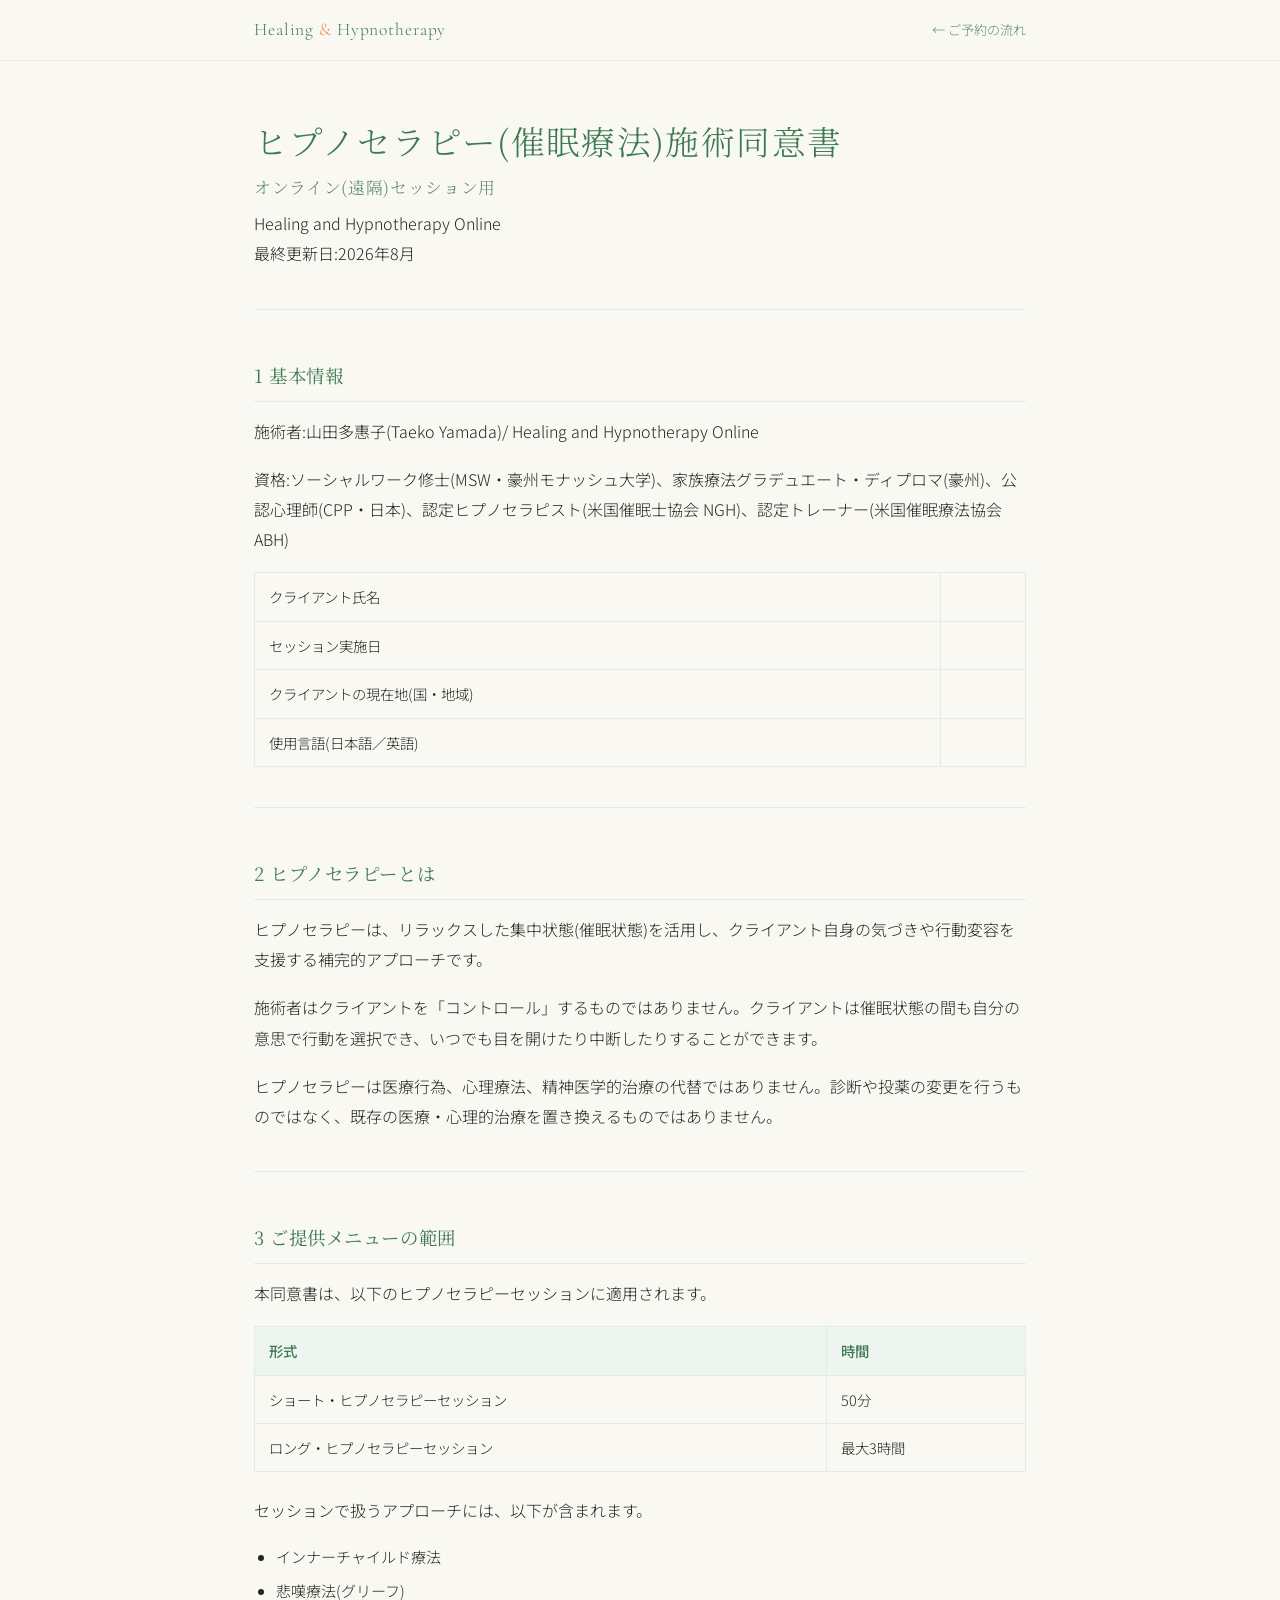
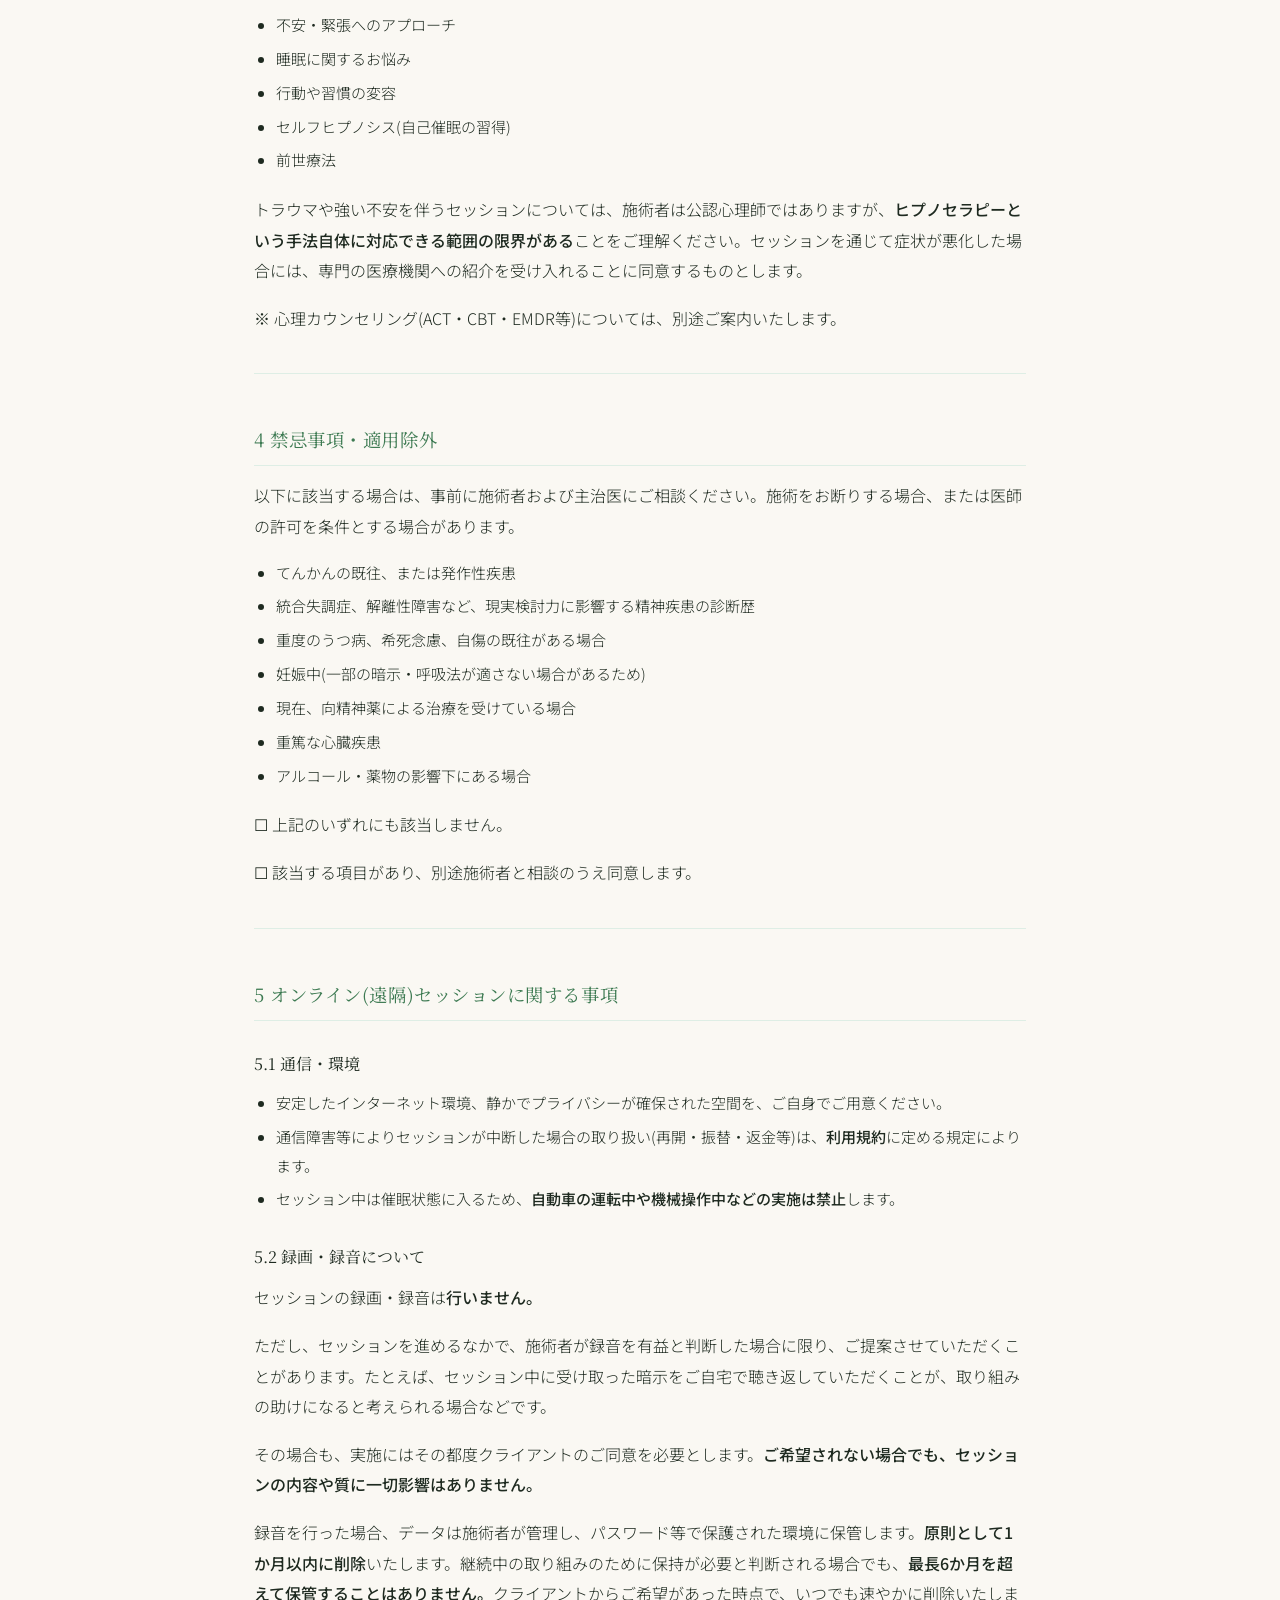
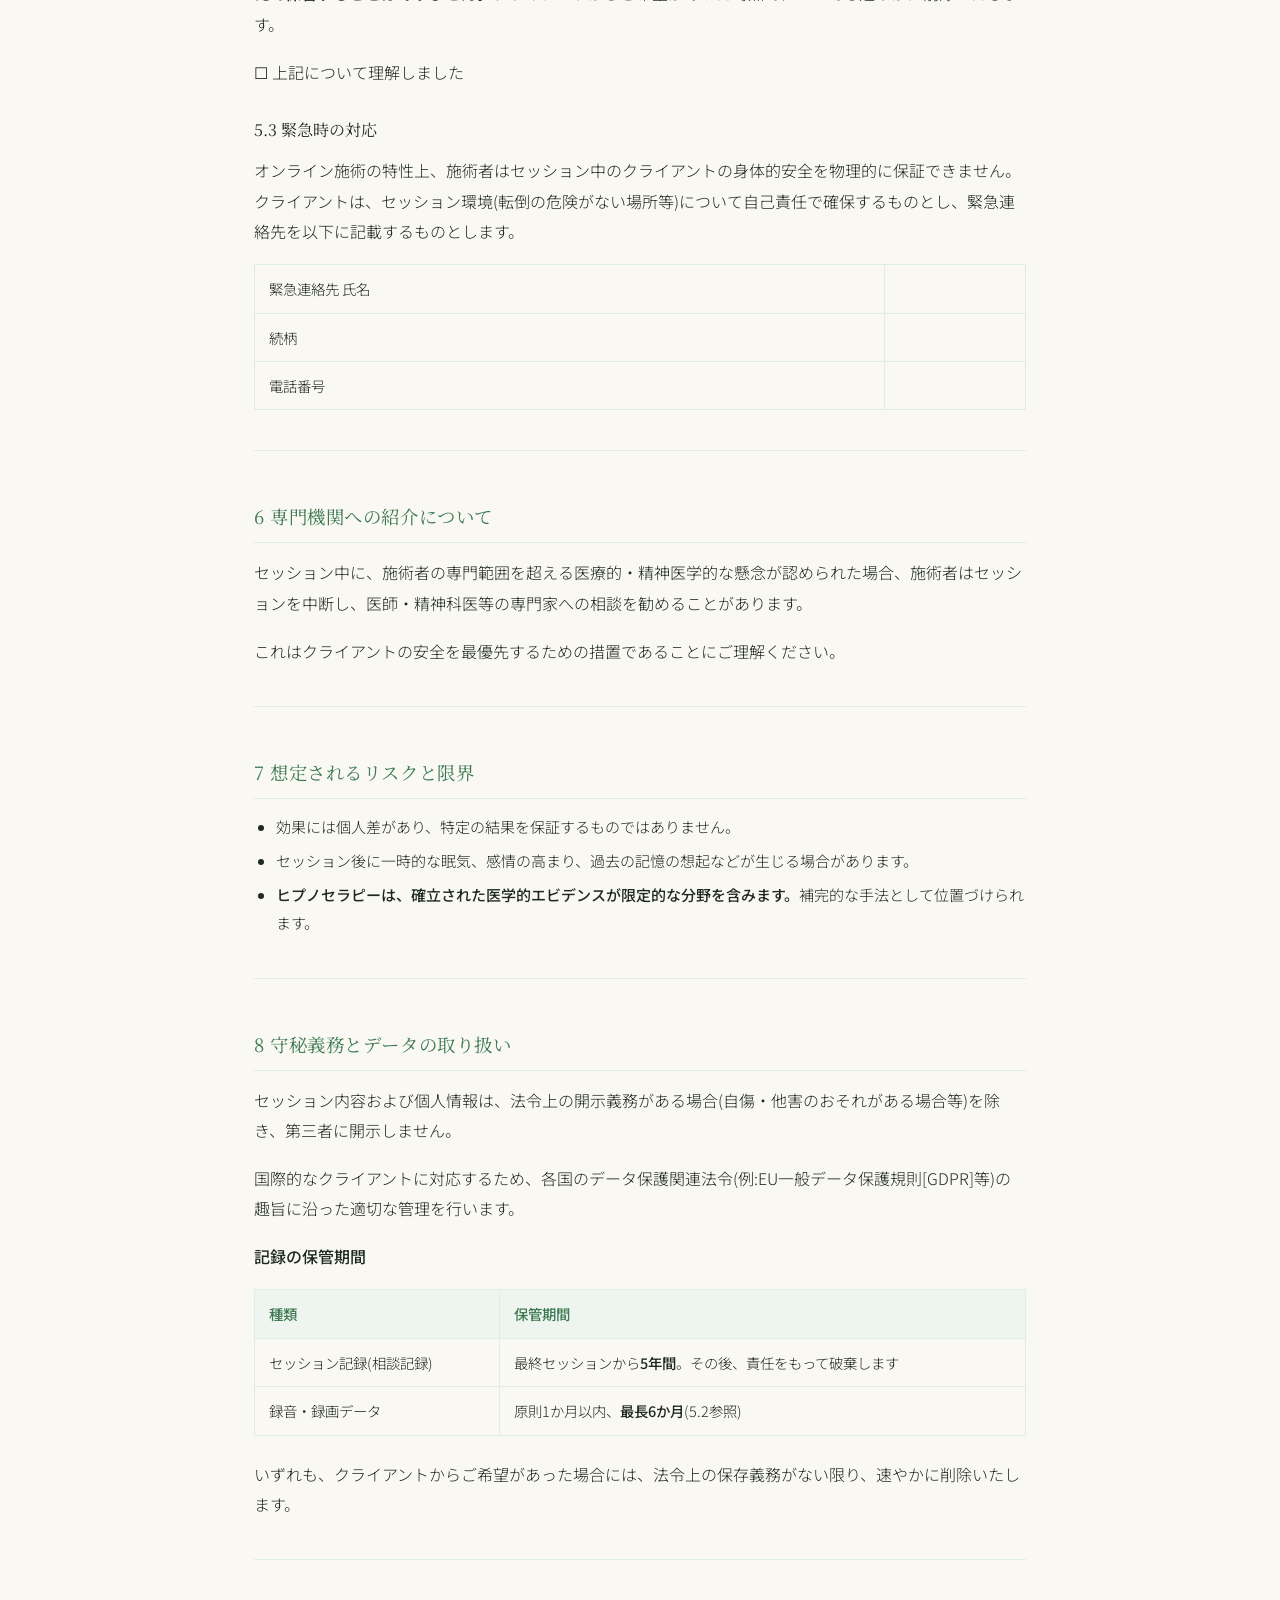
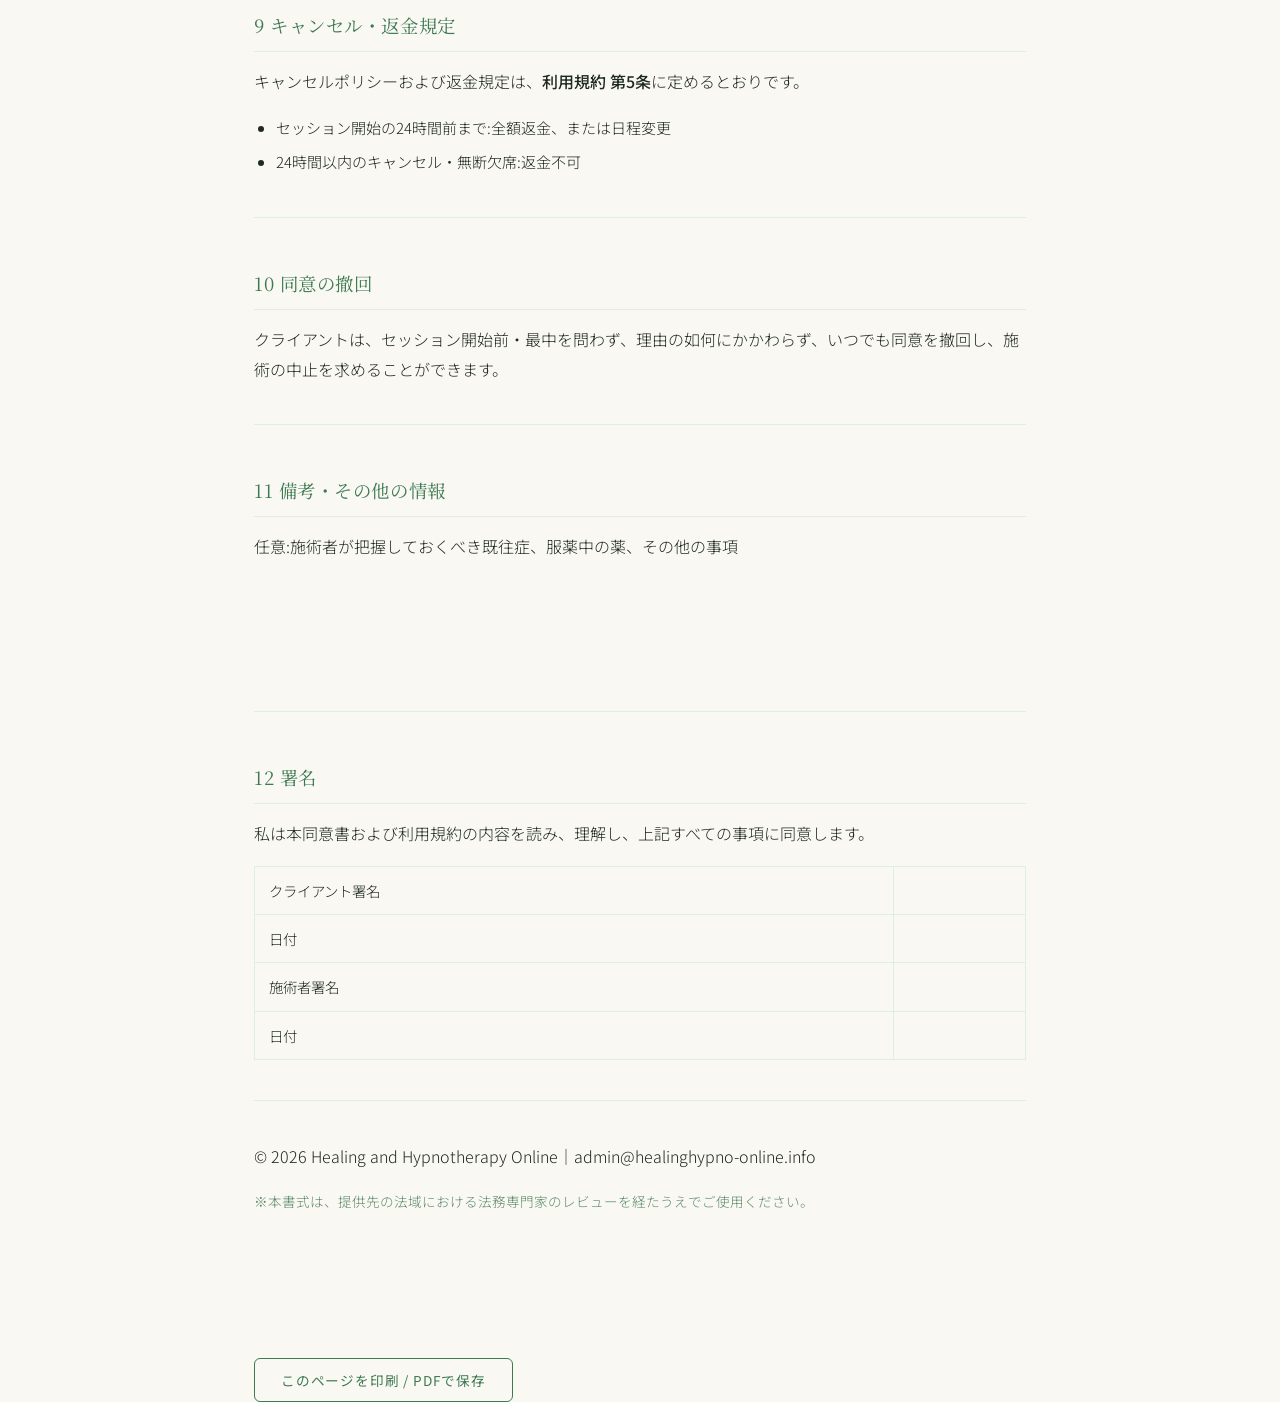
<file: consent-ja.html>
<!DOCTYPE html>
<html lang="ja">
<head>
<meta charset="UTF-8">
<meta name="viewport" content="width=device-width, initial-scale=1.0">
<meta name="robots" content="noindex">
<title>施術同意書 | Healing Hypno Online</title>
<link rel="preconnect" href="https://fonts.googleapis.com">
<link href="https://fonts.googleapis.com/css2?family=Cormorant+Garamond:ital,wght@0,300;0,400&family=Noto+Sans+JP:wght@300;400;500&family=Noto+Serif+JP:wght@300;400;600&display=swap" rel="stylesheet">
<link rel="stylesheet" href="/doc.css">
</head>
<body>
<div class="topbar"><div class="topbar-inner">
<a class="logo" href="https://www.healinghypno-online.info/">Healing <span>&amp;</span> Hypnotherapy</a>
<a class="back" href="https://fluentmind350.github.io/healing-hypno-booking/">← ご予約の流れ</a>
</div></div>
<div class="doc">
<h1>ヒプノセラピー(催眠療法)施術同意書</h1>
<p class="subtitle">オンライン(遠隔)セッション用</p>
<p>Healing and Hypnotherapy Online<br>最終更新日:2026年8月</p>
<hr />
<h2>1 基本情報</h2>
<p>施術者:山田多惠子(Taeko Yamada)/ Healing and Hypnotherapy Online</p>
<p>資格:ソーシャルワーク修士(MSW・豪州モナッシュ大学)、家族療法グラデュエート・ディプロマ(豪州)、公認心理師(CPP・日本)、認定ヒプノセラピスト(米国催眠士協会 NGH)、認定トレーナー(米国催眠療法協会 ABH)</p>
<table><tbody>
<tr><td>クライアント氏名</td><td></td></tr>
<tr><td>セッション実施日</td><td></td></tr>
<tr><td>クライアントの現在地(国・地域)</td><td></td></tr>
<tr><td>使用言語(日本語／英語)</td><td></td></tr>
</tbody></table>
<hr />
<h2>2 ヒプノセラピーとは</h2>
<p>ヒプノセラピーは、リラックスした集中状態(催眠状態)を活用し、クライアント自身の気づきや行動変容を支援する補完的アプローチです。</p>
<p>施術者はクライアントを「コントロール」するものではありません。クライアントは催眠状態の間も自分の意思で行動を選択でき、いつでも目を開けたり中断したりすることができます。</p>
<p>ヒプノセラピーは医療行為、心理療法、精神医学的治療の代替ではありません。診断や投薬の変更を行うものではなく、既存の医療・心理的治療を置き換えるものではありません。</p>
<hr />
<h2>3 ご提供メニューの範囲</h2>
<p>本同意書は、以下のヒプノセラピーセッションに適用されます。</p>
<table>
<thead><tr><th>形式</th><th>時間</th></tr></thead>
<tbody>
<tr><td>ショート・ヒプノセラピーセッション</td><td>50分</td></tr>
<tr><td>ロング・ヒプノセラピーセッション</td><td>最大3時間</td></tr>
</tbody></table>
<p>セッションで扱うアプローチには、以下が含まれます。</p>
<ul>
<li>インナーチャイルド療法</li>
<li>悲嘆療法(グリーフ)</li>
<li>不安・緊張へのアプローチ</li>
<li>睡眠に関するお悩み</li>
<li>行動や習慣の変容</li>
<li>セルフヒプノシス(自己催眠の習得)</li>
<li>前世療法</li>
</ul>
<p>トラウマや強い不安を伴うセッションについては、施術者は公認心理師ではありますが、<strong>ヒプノセラピーという手法自体に対応できる範囲の限界がある</strong>ことをご理解ください。セッションを通じて症状が悪化した場合には、専門の医療機関への紹介を受け入れることに同意するものとします。</p>
<p>※ 心理カウンセリング(ACT・CBT・EMDR等)については、別途ご案内いたします。</p>
<hr />
<h2>4 禁忌事項・適用除外</h2>
<p>以下に該当する場合は、事前に施術者および主治医にご相談ください。施術をお断りする場合、または医師の許可を条件とする場合があります。</p>
<ul>
<li>てんかんの既往、または発作性疾患</li>
<li>統合失調症、解離性障害など、現実検討力に影響する精神疾患の診断歴</li>
<li>重度のうつ病、希死念慮、自傷の既往がある場合</li>
<li>妊娠中(一部の暗示・呼吸法が適さない場合があるため)</li>
<li>現在、向精神薬による治療を受けている場合</li>
<li>重篤な心臓疾患</li>
<li>アルコール・薬物の影響下にある場合</li>
</ul>
<p>☐ 上記のいずれにも該当しません。</p>
<p>☐ 該当する項目があり、別途施術者と相談のうえ同意します。</p>
<hr />
<h2>5 オンライン(遠隔)セッションに関する事項</h2>
<h3>5.1 通信・環境</h3>
<ul>
<li>安定したインターネット環境、静かでプライバシーが確保された空間を、ご自身でご用意ください。</li>
<li>通信障害等によりセッションが中断した場合の取り扱い(再開・振替・返金等)は、<strong>利用規約</strong>に定める規定によります。</li>
<li>セッション中は催眠状態に入るため、<strong>自動車の運転中や機械操作中などの実施は禁止</strong>します。</li>
</ul>
<h3>5.2 録画・録音について</h3>
<p>セッションの録画・録音は<strong>行いません。</strong></p>
<p>ただし、セッションを進めるなかで、施術者が録音を有益と判断した場合に限り、ご提案させていただくことがあります。たとえば、セッション中に受け取った暗示をご自宅で聴き返していただくことが、取り組みの助けになると考えられる場合などです。</p>
<p>その場合も、実施にはその都度クライアントのご同意を必要とします。<strong>ご希望されない場合でも、セッションの内容や質に一切影響はありません。</strong></p>
<p>録音を行った場合、データは施術者が管理し、パスワード等で保護された環境に保管します。<strong>原則として1か月以内に削除</strong>いたします。継続中の取り組みのために保持が必要と判断される場合でも、<strong>最長6か月を超えて保管することはありません。</strong>クライアントからご希望があった時点で、いつでも速やかに削除いたします。</p>
<p>☐ 上記について理解しました</p>
<h3>5.3 緊急時の対応</h3>
<p>オンライン施術の特性上、施術者はセッション中のクライアントの身体的安全を物理的に保証できません。クライアントは、セッション環境(転倒の危険がない場所等)について自己責任で確保するものとし、緊急連絡先を以下に記載するものとします。</p>
<table><tbody>
<tr><td>緊急連絡先 氏名</td><td></td></tr>
<tr><td>続柄</td><td></td></tr>
<tr><td>電話番号</td><td></td></tr>
</tbody></table>
<hr />
<h2>6 専門機関への紹介について</h2>
<p>セッション中に、施術者の専門範囲を超える医療的・精神医学的な懸念が認められた場合、施術者はセッションを中断し、医師・精神科医等の専門家への相談を勧めることがあります。</p>
<p>これはクライアントの安全を最優先するための措置であることにご理解ください。</p>
<hr />
<h2>7 想定されるリスクと限界</h2>
<ul>
<li>効果には個人差があり、特定の結果を保証するものではありません。</li>
<li>セッション後に一時的な眠気、感情の高まり、過去の記憶の想起などが生じる場合があります。</li>
<li><strong>ヒプノセラピーは、確立された医学的エビデンスが限定的な分野を含みます。</strong>補完的な手法として位置づけられます。</li>
</ul>
<hr />
<h2>8 守秘義務とデータの取り扱い</h2>
<p>セッション内容および個人情報は、法令上の開示義務がある場合(自傷・他害のおそれがある場合等)を除き、第三者に開示しません。</p>
<p>国際的なクライアントに対応するため、各国のデータ保護関連法令(例:EU一般データ保護規則[GDPR]等)の趣旨に沿った適切な管理を行います。</p>
<p><strong>記録の保管期間</strong></p>
<table>
<thead><tr><th>種類</th><th>保管期間</th></tr></thead>
<tbody>
<tr><td>セッション記録(相談記録)</td><td>最終セッションから<strong>5年間</strong>。その後、責任をもって破棄します</td></tr>
<tr><td>録音・録画データ</td><td>原則1か月以内、<strong>最長6か月</strong>(5.2参照)</td></tr>
</tbody></table>
<p>いずれも、クライアントからご希望があった場合には、法令上の保存義務がない限り、速やかに削除いたします。</p>
<hr />
<h2>9 キャンセル・返金規定</h2>
<p>キャンセルポリシーおよび返金規定は、<strong>利用規約 第5条</strong>に定めるとおりです。</p>
<ul>
<li>セッション開始の24時間前まで:全額返金、または日程変更</li>
<li>24時間以内のキャンセル・無断欠席:返金不可</li>
</ul>
<hr />
<h2>10 同意の撤回</h2>
<p>クライアントは、セッション開始前・最中を問わず、理由の如何にかかわらず、いつでも同意を撤回し、施術の中止を求めることができます。</p>
<hr />
<h2>11 備考・その他の情報</h2>
<p>任意:施術者が把握しておくべき既往症、服薬中の薬、その他の事項</p>
<p><br><br><br></p>
<hr />
<h2>12 署名</h2>
<p>私は本同意書および利用規約の内容を読み、理解し、上記すべての事項に同意します。</p>
<table><tbody>
<tr><td>クライアント署名</td><td></td></tr>
<tr><td>日付</td><td></td></tr>
<tr><td>施術者署名</td><td></td></tr>
<tr><td>日付</td><td></td></tr>
</tbody></table>
<hr />
<p>© 2026 Healing and Hypnotherapy Online｜admin@healinghypno-online.info</p>
<p>※本書式は、提供先の法域における法務専門家のレビューを経たうえでご使用ください。</p>
</div>
<div class="printbar"><button class="printbtn" onclick="window.print()">このページを印刷 / PDFで保存</button></div>
</body>
</html>
</file>
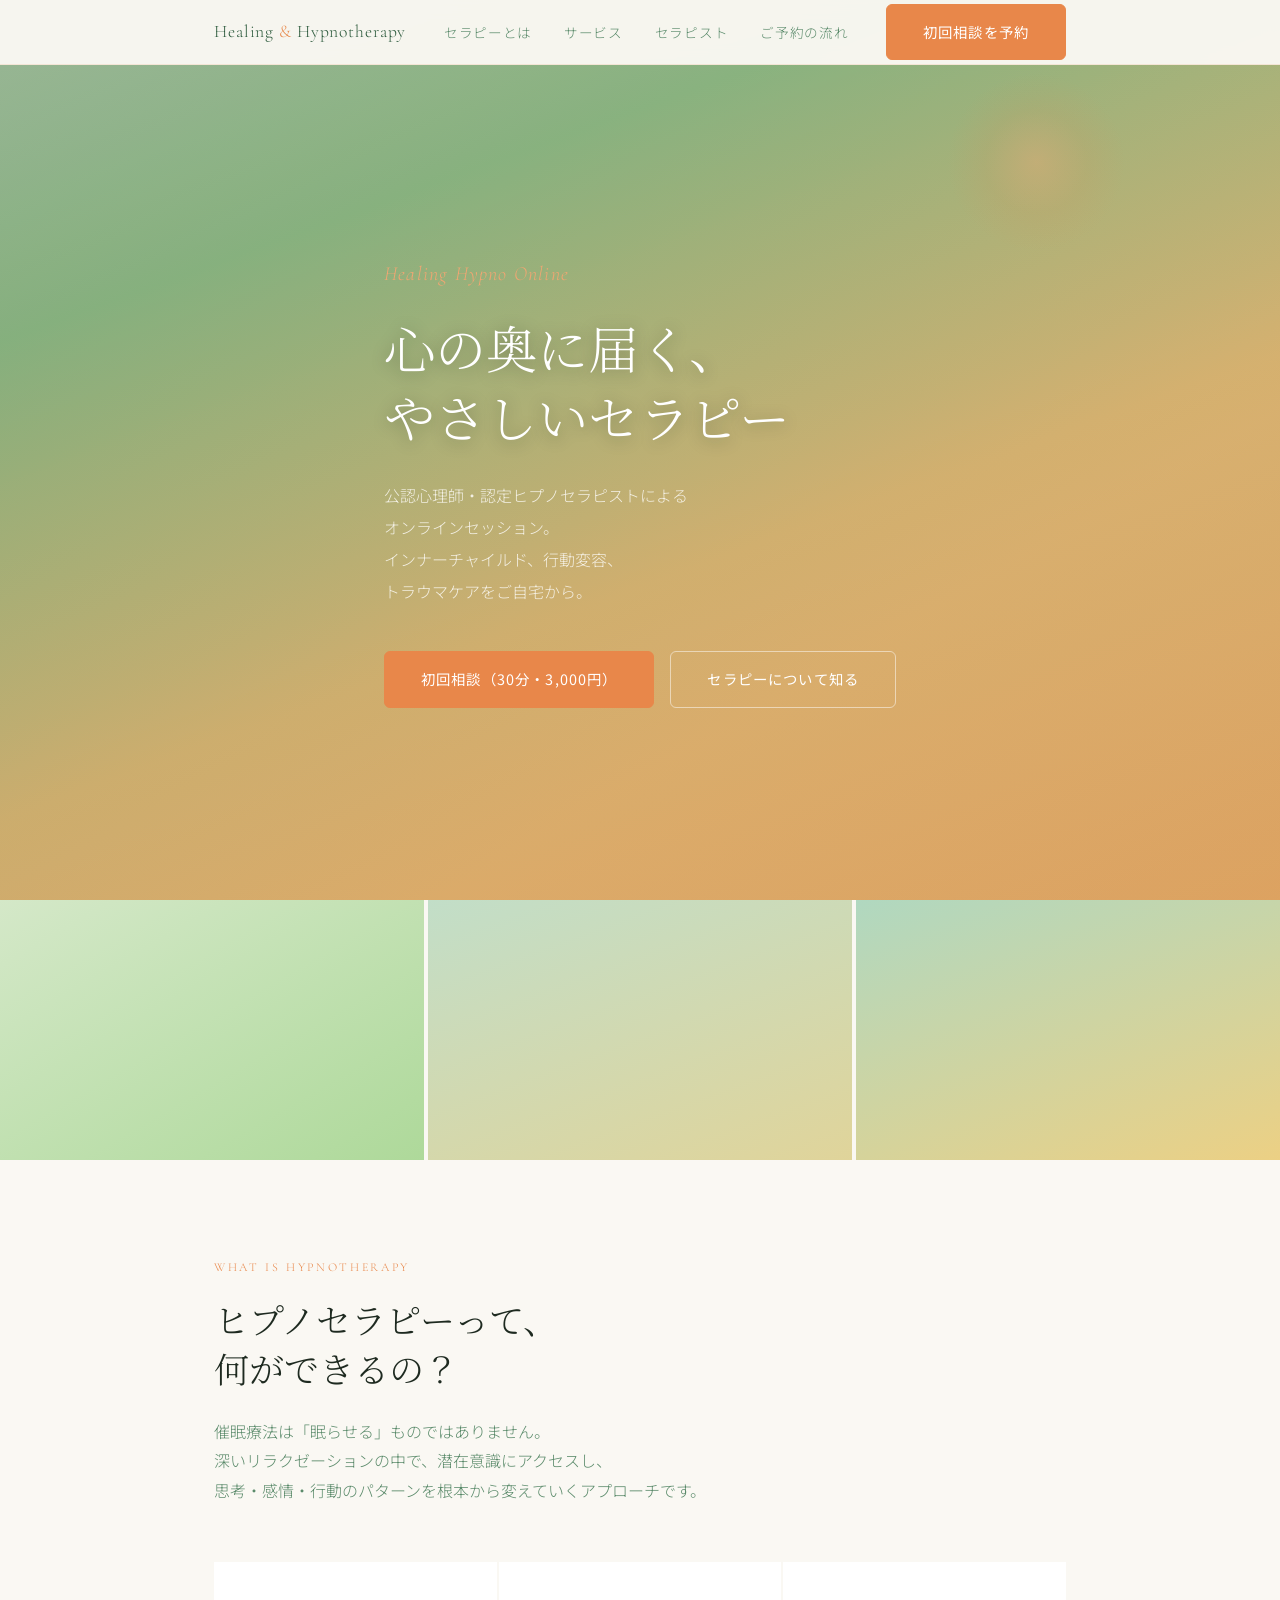
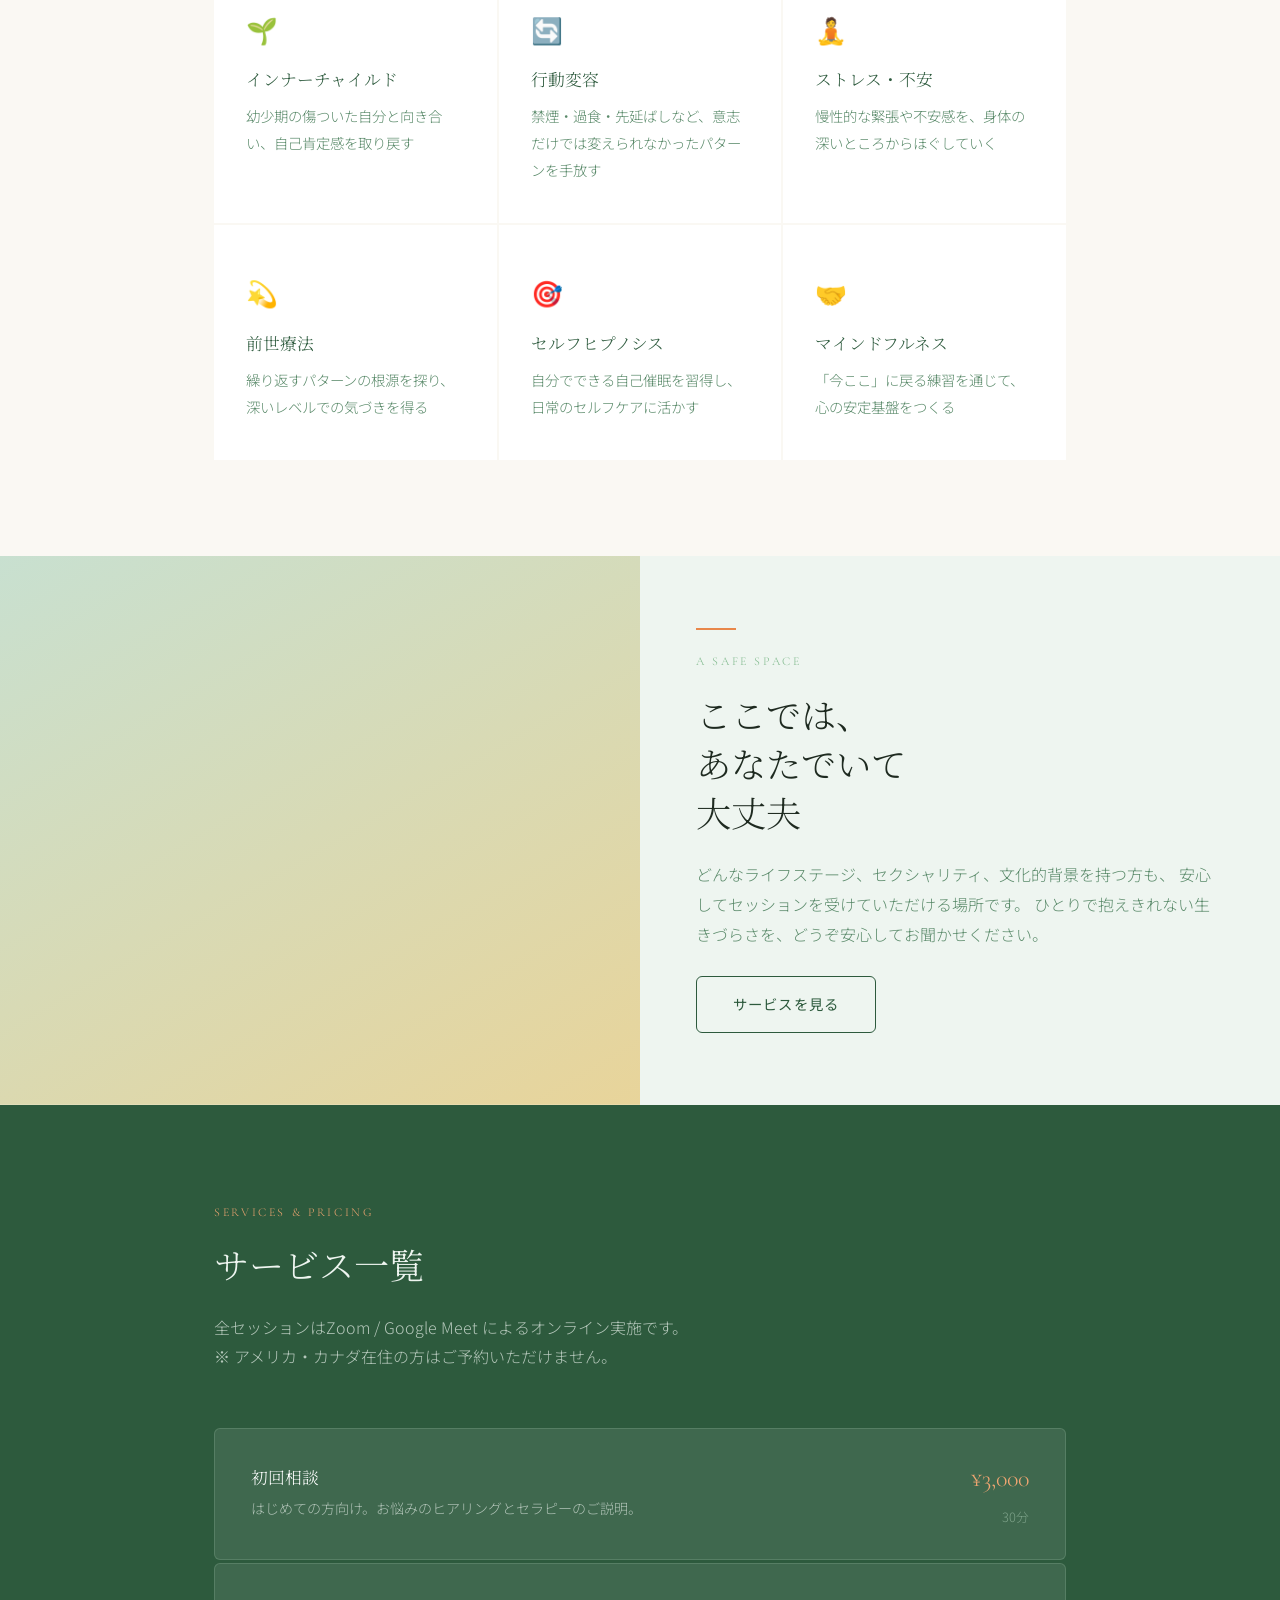
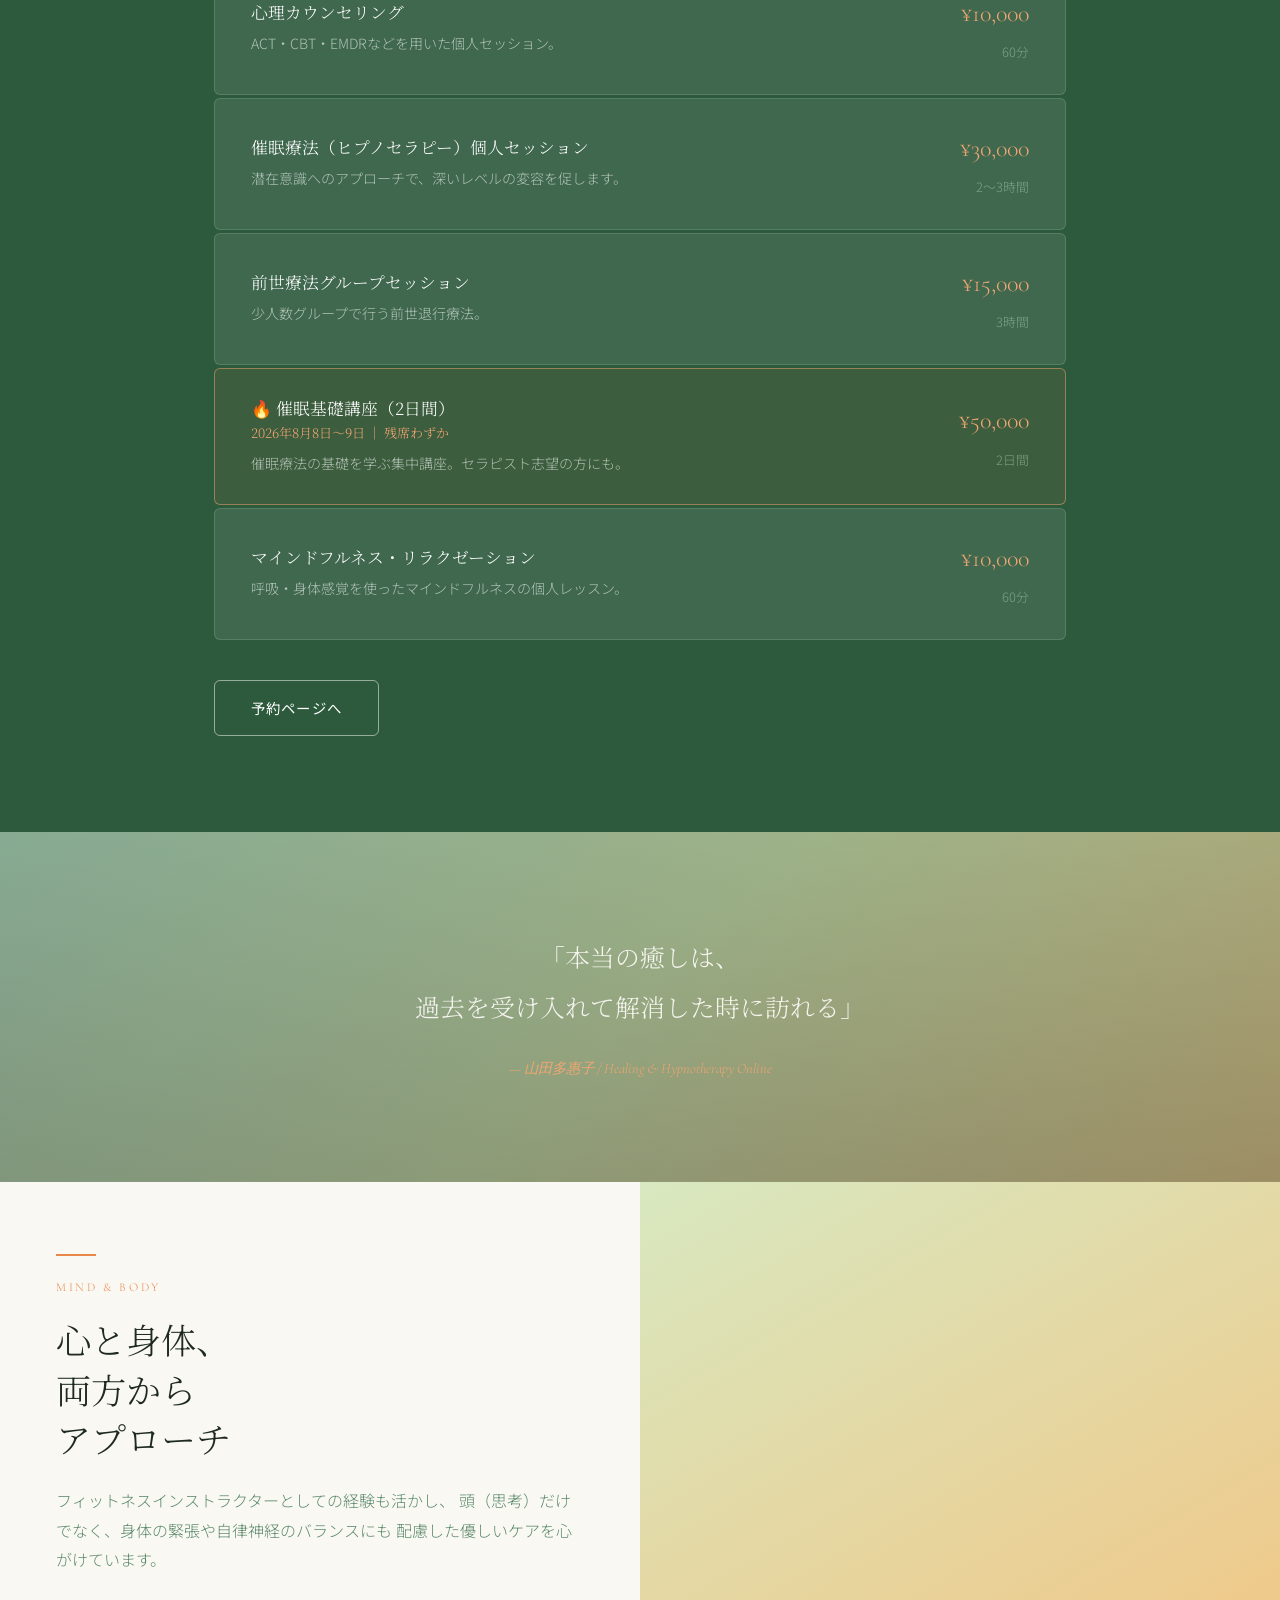
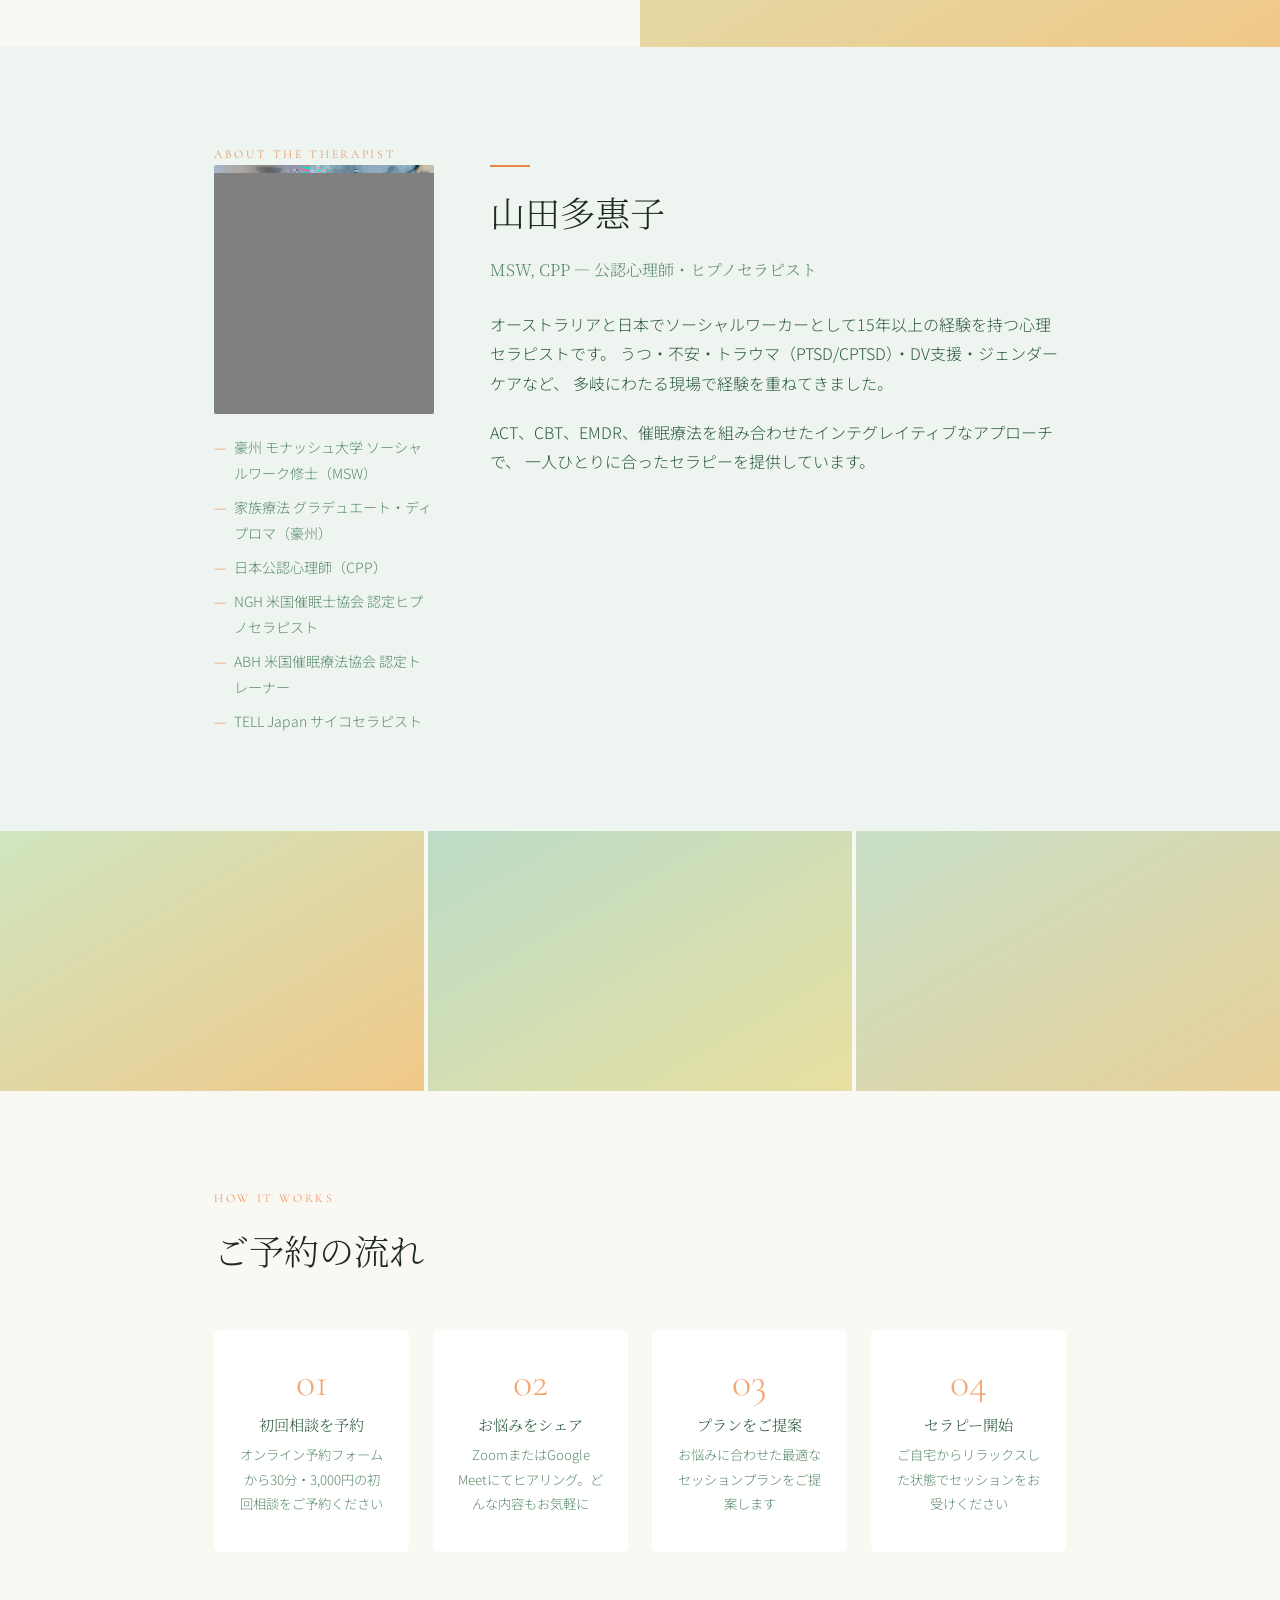
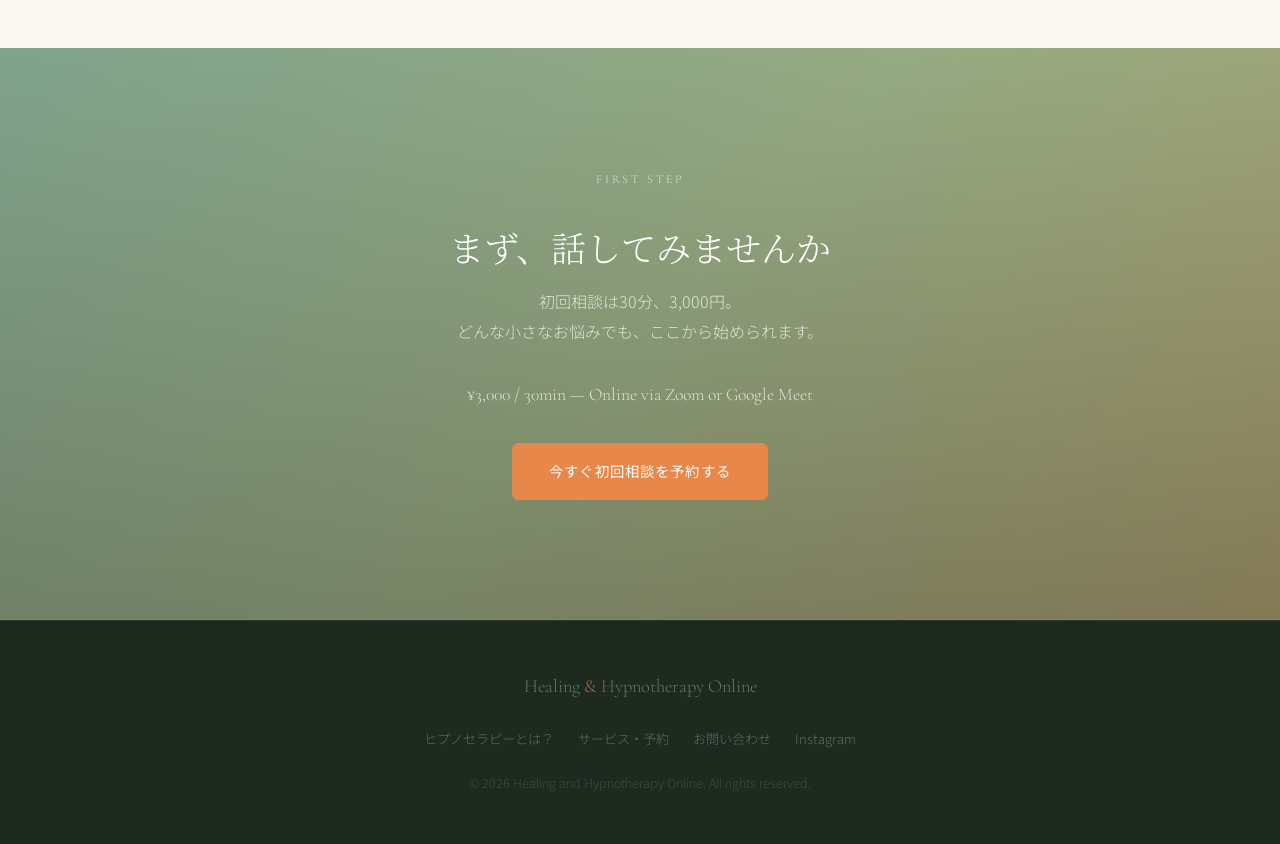
<file: index-3.html>
<!DOCTYPE html>
<html lang="ja">
<head>
  <meta charset="UTF-8" />
  <meta name="viewport" content="width=device-width, initial-scale=1.0" />
  <meta name="description" content="公認心理師・ヒプノセラピストによるオンラインセラピー。インナーチャイルド、セルフヒプノシス、禁煙・ダイエットの行動変容をサポート。" />
  <title>Healing Hypno Online | ヒプノセラピー・オンラインセラピー</title>
  <link rel="preconnect" href="https://fonts.googleapis.com" />
  <link href="https://fonts.googleapis.com/css2?family=Noto+Serif+JP:wght@300;400;600&family=Noto+Sans+JP:wght@300;400;500&family=Cormorant+Garamond:ital,wght@0,300;0,400;1,300&display=swap" rel="stylesheet" />

  <style>
    :root {
      --ink:       #1e2a20;
      --deep:      #2d5a3d;
      --warm:      #5a8a6a;
      --sage:      #7db88a;
      --sage-lt:   #b2d4bc;
      --orange:    #e8874a;
      --orange-lt: #f2a672;
      --orange-dk: #c96e30;
      --cream:     #faf8f3;
      --mist:      #eef5f0;
      --dew:       #deeee5;
      --white:     #ffffff;
      --radius:    6px;
      --serif-jp:  'Noto Serif JP', serif;
      --sans-jp:   'Noto Sans JP', sans-serif;
      --serif-en:  'Cormorant Garamond', serif;
    }

    *, *::before, *::after { box-sizing: border-box; margin: 0; padding: 0; }
    html { scroll-behavior: smooth; }
    body {
      background: var(--cream);
      color: var(--ink);
      font-family: var(--sans-jp);
      font-weight: 300;
      font-size: 16px;
      line-height: 1.85;
      -webkit-font-smoothing: antialiased;
    }
    img { display: block; max-width: 100%; }
    a { color: inherit; text-decoration: none; }

    .container { max-width: 900px; margin: 0 auto; padding: 0 24px; }
    .section { padding: 96px 0; }
    .section--dark { background: var(--deep); color: var(--mist); }
    .section--mist { background: var(--mist); }

    .label {
      font-family: var(--serif-en);
      font-size: 12px;
      letter-spacing: .22em;
      text-transform: uppercase;
      color: var(--orange);
      margin-bottom: 16px;
    }
    .label--light { color: var(--orange-lt); }
    .label--green { color: var(--sage); }

    h1, h2, h3 { font-family: var(--serif-jp); font-weight: 300; line-height: 1.4; }
    h2 { font-size: clamp(1.6rem, 3vw, 2.2rem); margin-bottom: 24px; }
    h3 { font-size: 1.15rem; margin-bottom: 12px; }
    p { margin-bottom: 1.2em; }
    p:last-child { margin-bottom: 0; }

    /* BTN */
    .btn {
      display: inline-block;
      padding: 14px 36px;
      font-family: var(--sans-jp);
      font-size: .9rem;
      font-weight: 400;
      letter-spacing: .08em;
      border: 1px solid currentColor;
      border-radius: var(--radius);
      transition: background .25s, color .25s, border-color .25s;
      cursor: pointer;
    }
    .btn--primary { background: var(--orange); color: var(--white); border-color: var(--orange); }
    .btn--primary:hover { background: var(--orange-lt); border-color: var(--orange-lt); }
    .btn--green { background: var(--deep); color: var(--white); border-color: var(--deep); }
    .btn--green:hover { background: var(--warm); border-color: var(--warm); }
    .btn--outline { background: transparent; color: var(--deep); border-color: var(--deep); }
    .btn--outline:hover { background: var(--deep); color: var(--white); }
    .btn--outline-light { background: transparent; color: var(--white); border-color: rgba(255,255,255,.5); }
    .btn--outline-light:hover { background: rgba(255,255,255,.15); }

    /* NAV */
    nav {
      position: fixed; top: 0; left: 0; right: 0; z-index: 100;
      background: rgba(250,248,243,.96);
      backdrop-filter: blur(8px);
      border-bottom: 1px solid rgba(232,135,74,.15);
    }
    .nav-inner {
      max-width: 900px; margin: 0 auto; padding: 0 24px;
      display: flex; align-items: center; justify-content: space-between;
      height: 64px;
    }
    .nav-logo { font-family: var(--serif-en); font-size: 1.1rem; letter-spacing: .05em; color: var(--deep); }
    .nav-logo span { color: var(--orange); }
    .nav-links { display: flex; gap: 32px; list-style: none; }
    .nav-links a { font-size: .85rem; letter-spacing: .05em; color: var(--warm); transition: color .2s; }
    .nav-links a:hover { color: var(--orange); }
    @media (max-width: 640px) { .nav-links { display: none; } }

    /* HERO — bright forest morning */
    .hero {
      min-height: 100svh;
      display: flex; align-items: center;
      position: relative; overflow: hidden;
      padding-top: 64px;
    }
    .hero-bg {
      position: absolute; inset: 0;
      background-image: linear-gradient(160deg, #cfe6c8 0%, #a8d4a0 25%, #e8c98a 60%, #f2b878 100%);
      background-size: cover;
      background-position: center 45%;
      filter: brightness(.9) saturate(1.15);
    }
    .hero-overlay {
      position: absolute; inset: 0;
      background: linear-gradient(150deg, rgba(45,90,61,.22) 0%, rgba(232,135,74,.08) 70%, rgba(30,42,32,.02) 100%);
    }
    .hero-sun {
      position: absolute;
      top: 8%; right: 12%;
      width: 180px; height: 180px;
      background: radial-gradient(circle, rgba(242,166,114,.35) 0%, rgba(232,135,74,.1) 40%, transparent 70%);
      border-radius: 50%;
      animation: sunpulse 6s ease-in-out infinite;
      pointer-events: none;
    }
    @keyframes sunpulse {
      0%, 100% { transform: scale(1); opacity: .7; }
      50% { transform: scale(1.15); opacity: 1; }
    }
    @media (prefers-reduced-motion: reduce) { .hero-sun { animation: none; } }

    .hero-content { position: relative; z-index: 1; }
    .hero-en {
      font-family: var(--serif-en); font-style: italic;
      font-size: clamp(1rem, 2vw, 1.25rem);
      color: var(--orange-lt); margin-bottom: 20px; letter-spacing: .06em;
    }
    .hero h1 { font-size: clamp(2rem, 5vw, 3.2rem); color: var(--white); margin-bottom: 28px; line-height: 1.35; text-shadow: 0 2px 16px rgba(20,30,22,.35); }
    .hero-sub {
      font-size: 1rem; color: rgba(250,248,243,.88);
      max-width: 480px; margin-bottom: 44px; line-height: 2;
    }
    .hero-btns { display: flex; gap: 16px; flex-wrap: wrap; }

    /* NATURE STRIP */
    .nature-strip {
      display: grid; grid-template-columns: repeat(3, 1fr); gap: 4px;
      height: 260px; overflow: hidden;
    }
    .nature-strip-img {
      background-size: cover; background-position: center;
      transition: transform .7s ease;
    }
    .nature-strip-img:hover { transform: scale(1.04); }
    @media (max-width: 580px) { .nature-strip { height: 160px; } }

    /* WHAT IS */
    .what-grid {
      display: grid; grid-template-columns: repeat(3, 1fr);
      gap: 2px; margin-top: 56px;
    }
    @media (max-width: 680px) { .what-grid { grid-template-columns: 1fr; } }
    .what-card {
      background: var(--white); padding: 40px 32px;
      border-top: 3px solid transparent;
      transition: border-color .25s, transform .25s, box-shadow .25s;
    }
    .what-card:hover { border-top-color: var(--orange); transform: translateY(-3px); box-shadow: 0 8px 24px rgba(232,135,74,.1); }
    .what-icon { font-size: 1.6rem; margin-bottom: 16px; display: block; }
    .what-card h3 { font-size: 1.05rem; color: var(--deep); }
    .what-card p { font-size: .9rem; color: var(--warm); }

    /* SPLIT */
    .split { display: grid; grid-template-columns: 1fr 1fr; gap: 0; }
    @media (max-width: 640px) { .split { grid-template-columns: 1fr; } }
    .split-img {
      min-height: 420px;
      background-size: cover; background-position: center;
    }
    .split-body { padding: 72px 56px; display: flex; flex-direction: column; justify-content: center; }
    @media (max-width: 640px) {
      .split-img { min-height: 260px; }
      .split-body { padding: 48px 24px; }
    }

    /* accent line */
    .accent-line {
      width: 40px; height: 2px;
      background: var(--orange);
      margin-bottom: 20px;
    }

    /* SERVICES */
    .service-list { margin-top: 56px; display: flex; flex-direction: column; gap: 3px; }
    .service-item {
      background: rgba(255,255,255,.09);
      border: 1px solid rgba(178,212,188,.2);
      padding: 28px 36px;
      display: flex; justify-content: space-between; align-items: center;
      gap: 24px; transition: background .2s, border-color .2s; border-radius: var(--radius);
    }
    .service-item:hover { background: rgba(255,255,255,.15); border-color: rgba(242,166,114,.4); }
    .service-info h3 { color: var(--white); font-size: 1.05rem; margin-bottom: 6px; }
    .service-info p { font-size: .88rem; color: rgba(238,245,240,.65); margin: 0; }
    .service-meta { text-align: right; flex-shrink: 0; }
    .service-price {
      font-family: var(--serif-en); font-size: 1.5rem;
      color: var(--orange-lt); display: block;
    }
    .service-duration { font-size: .8rem; color: rgba(178,212,188,.55); }
    .service-item--featured { border-color: rgba(242,166,114,.5) !important; background: rgba(232,135,74,.08) !important; }
    @media (max-width: 580px) {
      .service-item { flex-direction: column; align-items: flex-start; }
      .service-meta { text-align: left; }
    }

    /* PROFILE */
    .profile-grid {
      display: grid; grid-template-columns: 220px 1fr;
      gap: 56px; align-items: start;
    }
    @media (max-width: 640px) { .profile-grid { grid-template-columns: 1fr; gap: 32px; } }
    .credential-list { list-style: none; margin-top: 20px; display: flex; flex-direction: column; gap: 8px; }
    .credential-list li {
      font-size: .88rem; color: var(--warm);
      padding-left: 20px; position: relative;
    }
    .credential-list li::before { content: '—'; position: absolute; left: 0; color: var(--orange); }

    /* FLOW */
    .approach-steps {
      display: grid; grid-template-columns: repeat(4, 1fr);
      gap: 24px; margin-top: 56px;
    }
    @media (max-width: 680px) { .approach-steps { grid-template-columns: repeat(2, 1fr); } }
    .step {
      background: var(--white); padding: 32px 24px;
      border-radius: var(--radius); text-align: center;
      border-bottom: 3px solid transparent;
      transition: border-color .25s, box-shadow .25s;
    }
    .step:hover { border-bottom-color: var(--orange); box-shadow: 0 6px 20px rgba(232,135,74,.1); }
    .step-num {
      font-family: var(--serif-en); font-size: 2.5rem;
      color: var(--orange-lt); line-height: 1; margin-bottom: 12px; display: block;
    }
    .step h3 { font-size: .95rem; color: var(--deep); margin-bottom: 8px; }
    .step p { font-size: .83rem; color: var(--warm); }

    /* QUOTE BAND */
    .quote-band {
      position: relative; overflow: hidden;
      padding: 100px 24px; text-align: center; color: var(--white);
    }
    .quote-band-bg {
      position: absolute; inset: 0;
      background-image: linear-gradient(135deg, #b8dcc4 0%, #d8e8b8 50%, #f0d49a 100%);
      background-size: cover; background-position: center 40%;
      filter: brightness(.85) saturate(1.1);
    }
    .quote-band-overlay {
      position: absolute; inset: 0;
      background: linear-gradient(to bottom, rgba(45,90,61,.18), rgba(30,42,32,.28));
    }
    .quote-band-content { position: relative; z-index: 1; max-width: 640px; margin: 0 auto; }
    .quote-band blockquote {
      font-family: var(--serif-jp); font-weight: 300;
      font-size: clamp(1.15rem, 2.5vw, 1.55rem);
      line-height: 2; color: rgba(250,248,243,.95);
      margin-bottom: 20px;
    }
    .quote-band cite {
      font-family: var(--serif-en); font-style: italic;
      font-size: .9rem; color: var(--orange-lt);
    }

    /* CTA */
    .cta-section {
      position: relative; overflow: hidden;
      text-align: center; padding: 120px 24px;
      color: var(--white);
    }
    .cta-bg {
      position: absolute; inset: 0;
      background-image: linear-gradient(135deg, #b8dcc4 0%, #d8e8b8 50%, #f0d49a 100%);
      background-size: cover; background-position: center 50%;
      filter: brightness(.82) saturate(1.1);
    }
    .cta-overlay {
      position: absolute; inset: 0;
      background: linear-gradient(to bottom, rgba(45,90,61,.2), rgba(30,42,32,.4));
    }
    .cta-content { position: relative; z-index: 1; }
    .cta-section h2 { color: var(--white); margin-bottom: 16px; }
    .cta-section p { color: rgba(250,248,243,.78); margin-bottom: 32px; max-width: 480px; margin-left: auto; margin-right: auto; }
    .cta-price-note {
      font-family: var(--serif-en); font-size: 1.1rem;
      color: var(--orange-lt); margin-bottom: 36px;
    }

    /* FOOTER */
    footer {
      background: var(--ink);
      border-top: 1px solid rgba(255,255,255,.06);
      padding: 48px 24px; text-align: center;
    }
    .footer-logo { font-family: var(--serif-en); font-size: 1.15rem; color: rgba(178,212,188,.45); margin-bottom: 8px; }
    .footer-logo span { color: rgba(242,166,114,.6); }
    .footer-links {
      display: flex; justify-content: center; gap: 24px; flex-wrap: wrap;
      list-style: none; margin: 20px 0;
    }
    .footer-links a { font-size: .82rem; color: rgba(178,212,188,.4); transition: color .2s; }
    .footer-links a:hover { color: var(--orange-lt); }
    .footer-copy { font-size: .78rem; color: rgba(178,212,188,.2); }

    /* FADE */
    .fade-in { opacity: 0; transform: translateY(24px); transition: opacity .7s ease, transform .7s ease; }
    .fade-in.visible { opacity: 1; transform: none; }
  </style>
</head>
<body>

<!-- NAV -->
<nav>
  <div class="nav-inner">
    <div class="nav-logo">Healing <span>&</span> Hypnotherapy</div>
    <ul class="nav-links">
      <li><a href="#about">セラピーとは</a></li>
      <li><a href="#services">サービス</a></li>
      <li><a href="#profile">セラピスト</a></li>
      <li><a href="#flow">ご予約の流れ</a></li>
    </ul>
    <a href="https://www.healinghypno-online.info/booking-calendar/初回相談" class="btn btn--primary" target="_blank">初回相談を予約</a>
  </div>
</nav>

<!-- HERO -->
<section class="hero">
  <div class="hero-bg"></div>
  <div class="hero-overlay"></div>
  <div class="hero-sun"></div>
  <div class="container hero-content">
    <p class="hero-en">Healing Hypno Online</p>
    <h1>心の奥に届く、<br>やさしいセラピー</h1>
    <p class="hero-sub">
      公認心理師・認定ヒプノセラピストによる<br>
      オンラインセッション。<br>
      インナーチャイルド、行動変容、<br>
      トラウマケアをご自宅から。
    </p>
    <div class="hero-btns">
      <a href="https://www.healinghypno-online.info/booking-calendar/初回相談" class="btn btn--primary" target="_blank">初回相談（30分・3,000円）</a>
      <a href="#about" class="btn btn--outline-light">セラピーについて知る</a>
    </div>
  </div>
</section>

<!-- NATURE STRIP 1 -->
<div class="nature-strip">
  <div class="nature-strip-img" style="background-image:linear-gradient(150deg, #d4e8c8 0%, #aed99a 100%)"></div>
  <div class="nature-strip-img" style="background-image:linear-gradient(160deg, #c2dec8 0%, #e0d49a 100%)"></div>
  <div class="nature-strip-img" style="background-image:linear-gradient(160deg, #b0d8c0 0%, #ecd084 100%)"></div>
</div>

<!-- WHAT IS -->
<section class="section" id="about">
  <div class="container">
    <div class="fade-in">
      <p class="label">What is Hypnotherapy</p>
      <h2>ヒプノセラピーって、<br>何ができるの？</h2>
      <p style="max-width:560px; color:var(--warm);">
        催眠療法は「眠らせる」ものではありません。<br>
        深いリラクゼーションの中で、潜在意識にアクセスし、<br>
        思考・感情・行動のパターンを根本から変えていくアプローチです。
      </p>
    </div>
    <div class="what-grid fade-in">
      <div class="what-card">
        <span class="what-icon">🌱</span>
        <h3>インナーチャイルド</h3>
        <p>幼少期の傷ついた自分と向き合い、自己肯定感を取り戻す</p>
      </div>
      <div class="what-card">
        <span class="what-icon">🔄</span>
        <h3>行動変容</h3>
        <p>禁煙・過食・先延ばしなど、意志だけでは変えられなかったパターンを手放す</p>
      </div>
      <div class="what-card">
        <span class="what-icon">🧘</span>
        <h3>ストレス・不安</h3>
        <p>慢性的な緊張や不安感を、身体の深いところからほぐしていく</p>
      </div>
      <div class="what-card">
        <span class="what-icon">💫</span>
        <h3>前世療法</h3>
        <p>繰り返すパターンの根源を探り、深いレベルでの気づきを得る</p>
      </div>
      <div class="what-card">
        <span class="what-icon">🎯</span>
        <h3>セルフヒプノシス</h3>
        <p>自分でできる自己催眠を習得し、日常のセルフケアに活かす</p>
      </div>
      <div class="what-card">
        <span class="what-icon">🤝</span>
        <h3>マインドフルネス</h3>
        <p>「今ここ」に戻る練習を通じて、心の安定基盤をつくる</p>
      </div>
    </div>
  </div>
</section>

<!-- SPLIT: 森 + テキスト -->
<div class="split fade-in">
  <div class="split-img" style="background-image:linear-gradient(150deg, #c8e0d0 0%, #e8d49a 100%)"></div>
  <div class="split-body" style="background:var(--mist);">
    <div class="accent-line"></div>
    <p class="label--green" style="font-family:var(--serif-en);font-size:12px;letter-spacing:.22em;text-transform:uppercase;color:var(--sage);margin-bottom:16px;">A Safe Space</p>
    <h2>ここでは、<br>あなたでいて<br>大丈夫</h2>
    <p style="color:var(--warm);">
      どんなライフステージ、セクシャリティ、文化的背景を持つ方も、
      安心してセッションを受けていただける場所です。
      ひとりで抱えきれない生きづらさを、どうぞ安心してお聞かせください。
    </p>
    <a href="#services" class="btn btn--outline" style="align-self:flex-start; margin-top:8px;">サービスを見る</a>
  </div>
</div>

<!-- SERVICES -->
<section class="section section--dark" id="services">
  <div class="container">
    <div class="fade-in">
      <p class="label label--light">Services & Pricing</p>
      <h2>サービス一覧</h2>
      <p style="color:rgba(238,245,240,.7); max-width:480px;">
        全セッションはZoom / Google Meet によるオンライン実施です。<br>
        ※ アメリカ・カナダ在住の方はご予約いただけません。
      </p>
    </div>
    <div class="service-list fade-in">
      <div class="service-item">
        <div class="service-info">
          <h3>初回相談</h3>
          <p>はじめての方向け。お悩みのヒアリングとセラピーのご説明。</p>
        </div>
        <div class="service-meta">
          <span class="service-price">¥3,000</span>
          <span class="service-duration">30分</span>
        </div>
      </div>
      <div class="service-item">
        <div class="service-info">
          <h3>心理カウンセリング</h3>
          <p>ACT・CBT・EMDRなどを用いた個人セッション。</p>
        </div>
        <div class="service-meta">
          <span class="service-price">¥10,000</span>
          <span class="service-duration">60分</span>
        </div>
      </div>
      <div class="service-item">
        <div class="service-info">
          <h3>催眠療法（ヒプノセラピー）個人セッション</h3>
          <p>潜在意識へのアプローチで、深いレベルの変容を促します。</p>
        </div>
        <div class="service-meta">
          <span class="service-price">¥30,000</span>
          <span class="service-duration">2〜3時間</span>
        </div>
      </div>
      <div class="service-item">
        <div class="service-info">
          <h3>前世療法グループセッション</h3>
          <p>少人数グループで行う前世退行療法。</p>
        </div>
        <div class="service-meta">
          <span class="service-price">¥15,000</span>
          <span class="service-duration">3時間</span>
        </div>
      </div>
      <div class="service-item service-item--featured">
        <div class="service-info">
          <h3>🔥 催眠基礎講座（2日間）<br><small style="color:var(--orange-lt); font-size:.82rem;">2026年8月8日〜9日 ｜ 残席わずか</small></h3>
          <p>催眠療法の基礎を学ぶ集中講座。セラピスト志望の方にも。</p>
        </div>
        <div class="service-meta">
          <span class="service-price">¥50,000</span>
          <span class="service-duration">2日間</span>
        </div>
      </div>
      <div class="service-item">
        <div class="service-info">
          <h3>マインドフルネス・リラクゼーション</h3>
          <p>呼吸・身体感覚を使ったマインドフルネスの個人レッスン。</p>
        </div>
        <div class="service-meta">
          <span class="service-price">¥10,000</span>
          <span class="service-duration">60分</span>
        </div>
      </div>
    </div>
    <div style="margin-top:40px;" class="fade-in">
      <a href="https://www.healinghypno-online.info/book-online" class="btn btn--outline-light" target="_blank">予約ページへ</a>
    </div>
  </div>
</section>

<!-- QUOTE BAND — sunset beach -->
<div class="quote-band">
  <div class="quote-band-bg"></div>
  <div class="quote-band-overlay"></div>
  <div class="quote-band-content fade-in">
    <blockquote>
      「本当の癒しは、<br>過去を受け入れて解消した時に訪れる」
    </blockquote>
    <cite>— 山田多惠子 / Healing &amp; Hypnotherapy Online</cite>
  </div>
</div>

<!-- SPLIT: テキスト + 水・光の写真 -->
<div class="split fade-in">
  <div class="split-body" style="background:var(--cream);">
    <div class="accent-line"></div>
    <p style="font-family:var(--serif-en);font-size:12px;letter-spacing:.22em;text-transform:uppercase;color:var(--orange);margin-bottom:16px;">Mind & Body</p>
    <h2>心と身体、<br>両方から<br>アプローチ</h2>
    <p style="color:var(--warm);">
      フィットネスインストラクターとしての経験も活かし、
      頭（思考）だけでなく、身体の緊張や自律神経のバランスにも
      配慮した優しいケアを心がけています。
    </p>
  </div>
  <div class="split-img" style="background-image:linear-gradient(150deg, #d8e8c0 0%, #f0c888 100%); background-position: center 30%;"></div>
</div>

<!-- PROFILE -->
<section class="section section--mist" id="profile">
  <div class="container">
    <div class="fade-in">
      <p class="label">About the Therapist</p>
    </div>
    <div class="profile-grid fade-in">
      <div>
        <img src="[data-uri]"
             alt="山田多惠子 - 公認心理師・ヒプノセラピスト"
             style="width:220px; height:auto; object-fit:cover; object-position:center top; border-radius:2px; display:block;" />
        <ul class="credential-list">
          <li>豪州 モナッシュ大学 ソーシャルワーク修士（MSW）</li>
          <li>家族療法 グラデュエート・ディプロマ（豪州）</li>
          <li>日本公認心理師（CPP）</li>
          <li>NGH 米国催眠士協会 認定ヒプノセラピスト</li>
          <li>ABH 米国催眠療法協会 認定トレーナー</li>
          <li>TELL Japan サイコセラピスト</li>
        </ul>
      </div>
      <div>
        <div class="accent-line"></div>
        <h2>山田多惠子<br><small style="font-size:1rem; color:var(--warm);">MSW, CPP — 公認心理師・ヒプノセラピスト</small></h2>
        <p style="color:var(--deep); margin-top:16px;">
          オーストラリアと日本でソーシャルワーカーとして15年以上の経験を持つ心理セラピストです。
          うつ・不安・トラウマ（PTSD/CPTSD）・DV支援・ジェンダーケアなど、
          多岐にわたる現場で経験を重ねてきました。
        </p>
        <p style="color:var(--deep);">
          ACT、CBT、EMDR、催眠療法を組み合わせたインテグレイティブなアプローチで、
          一人ひとりに合ったセラピーを提供しています。
        </p>
      </div>
    </div>
  </div>
</section>

<!-- NATURE STRIP 2 -->
<div class="nature-strip">
  <div class="nature-strip-img" style="background-image:linear-gradient(150deg, #d0e6c0 0%, #f0c888 100%)"></div>
  <div class="nature-strip-img" style="background-image:linear-gradient(150deg, #bcdcc8 0%, #e8e0a0 100%)"></div>
  <div class="nature-strip-img" style="background-image:linear-gradient(150deg, #c8e0c8 0%, #e8d098 100%)"></div>
</div>

<!-- FLOW -->
<section class="section" id="flow">
  <div class="container">
    <div class="fade-in">
      <p class="label">How it Works</p>
      <h2>ご予約の流れ</h2>
    </div>
    <div class="approach-steps fade-in">
      <div class="step">
        <span class="step-num">01</span>
        <h3>初回相談を予約</h3>
        <p>オンライン予約フォームから30分・3,000円の初回相談をご予約ください</p>
      </div>
      <div class="step">
        <span class="step-num">02</span>
        <h3>お悩みをシェア</h3>
        <p>ZoomまたはGoogle Meetにてヒアリング。どんな内容もお気軽に</p>
      </div>
      <div class="step">
        <span class="step-num">03</span>
        <h3>プランをご提案</h3>
        <p>お悩みに合わせた最適なセッションプランをご提案します</p>
      </div>
      <div class="step">
        <span class="step-num">04</span>
        <h3>セラピー開始</h3>
        <p>ご自宅からリラックスした状態でセッションをお受けください</p>
      </div>
    </div>
  </div>
</section>

<!-- CTA -->
<section class="cta-section">
  <div class="cta-bg"></div>
  <div class="cta-overlay"></div>
  <div class="cta-content fade-in">
    <p class="label label--light">First Step</p>
    <h2>まず、話してみませんか</h2>
    <p>初回相談は30分、3,000円。<br>どんな小さなお悩みでも、ここから始められます。</p>
    <p class="cta-price-note">¥3,000 / 30min — Online via Zoom or Google Meet</p>
    <a href="https://www.healinghypno-online.info/booking-calendar/初回相談" class="btn btn--primary" target="_blank">今すぐ初回相談を予約する</a>
  </div>
</section>

<!-- FOOTER -->
<footer>
  <p class="footer-logo">Healing <span>&</span> Hypnotherapy Online</p>
  <ul class="footer-links">
    <li><a href="https://www.healinghypno-online.info/ヒプノセラピーとは" target="_blank">ヒプノセラピーとは？</a></li>
    <li><a href="https://www.healinghypno-online.info/book-online" target="_blank">サービス・予約</a></li>
    <li><a href="mailto:admin@healinghypno-online.info">お問い合わせ</a></li>
    <li><a href="https://www.instagram.com/fluentmind_jp" target="_blank">Instagram</a></li>
  </ul>
  <p class="footer-copy">© 2026 Healing and Hypnotherapy Online. All rights reserved.</p>
</footer>

<script>
  const observer = new IntersectionObserver((entries) => {
    entries.forEach(e => {
      if (e.isIntersecting) { e.target.classList.add('visible'); observer.unobserve(e.target); }
    });
  }, { threshold: 0.1 });
  document.querySelectorAll('.fade-in').forEach(el => observer.observe(el));
</script>
</body>
</html>
</file>
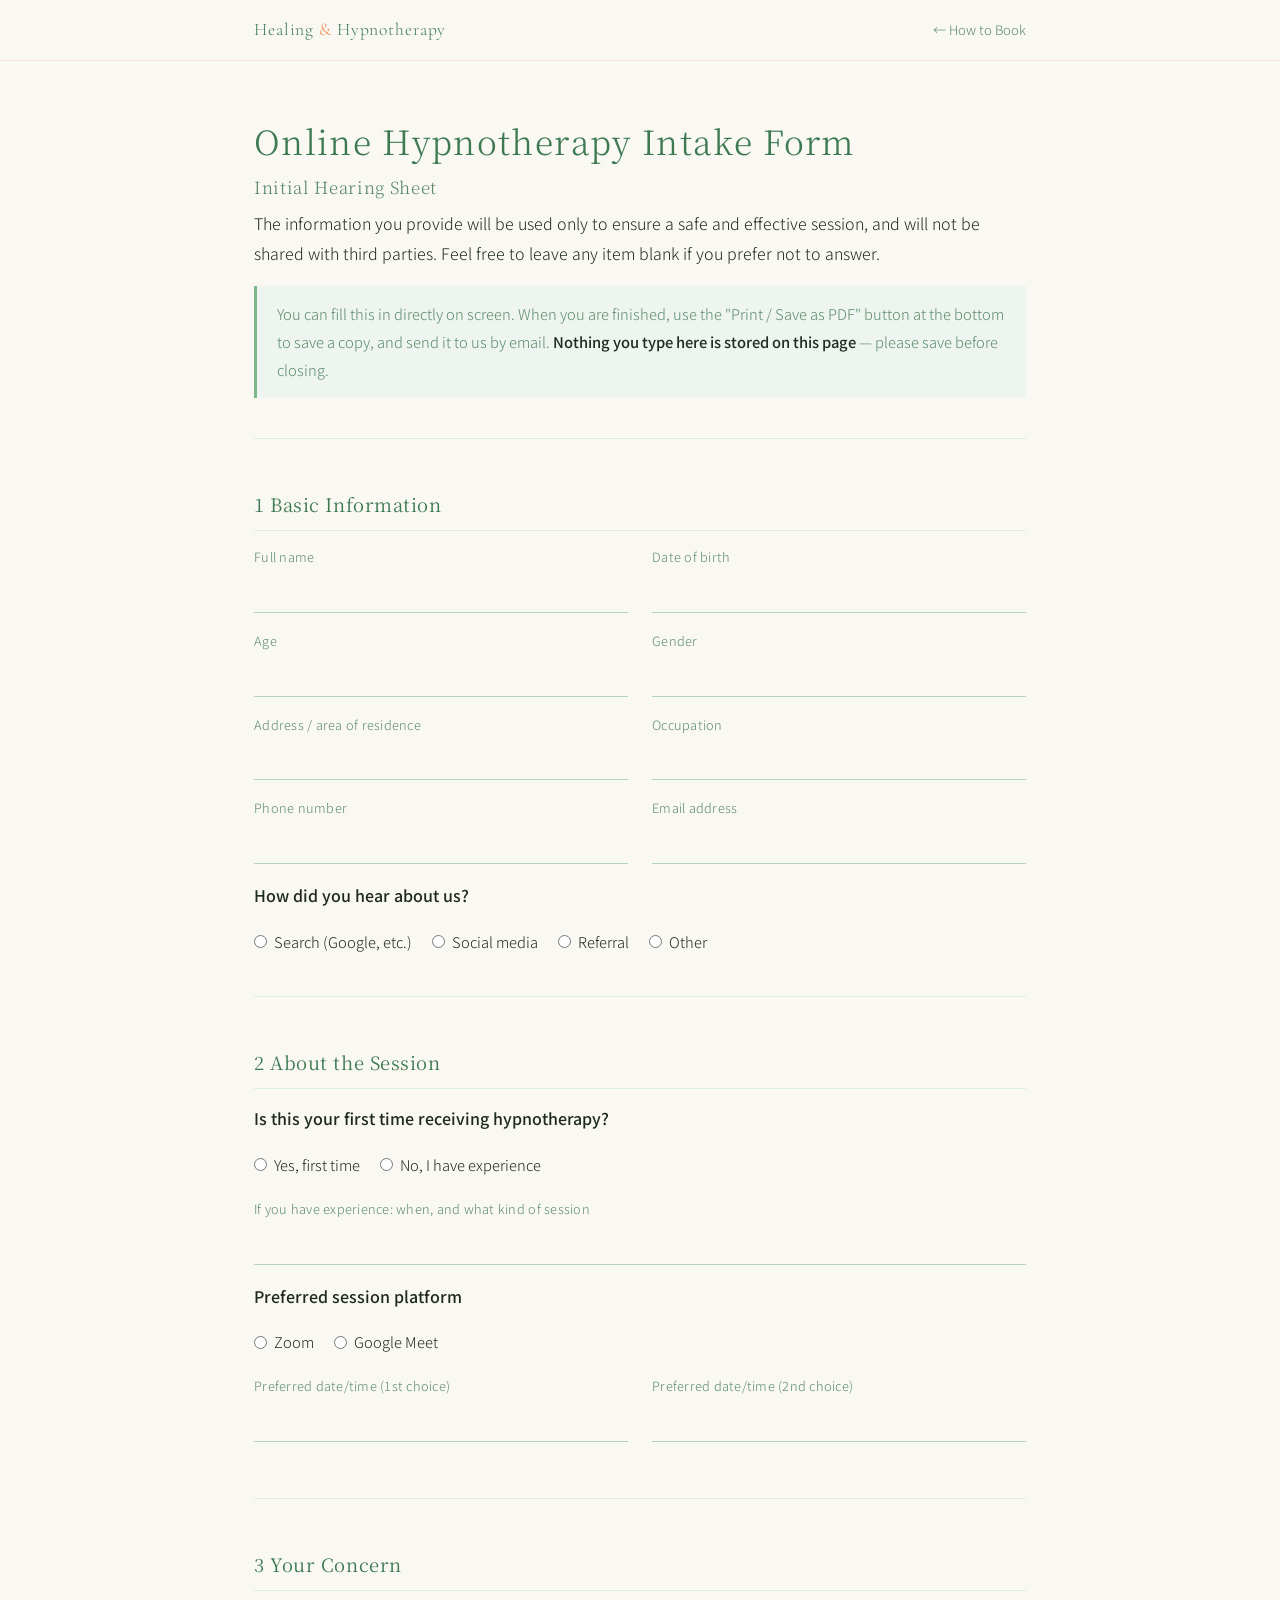
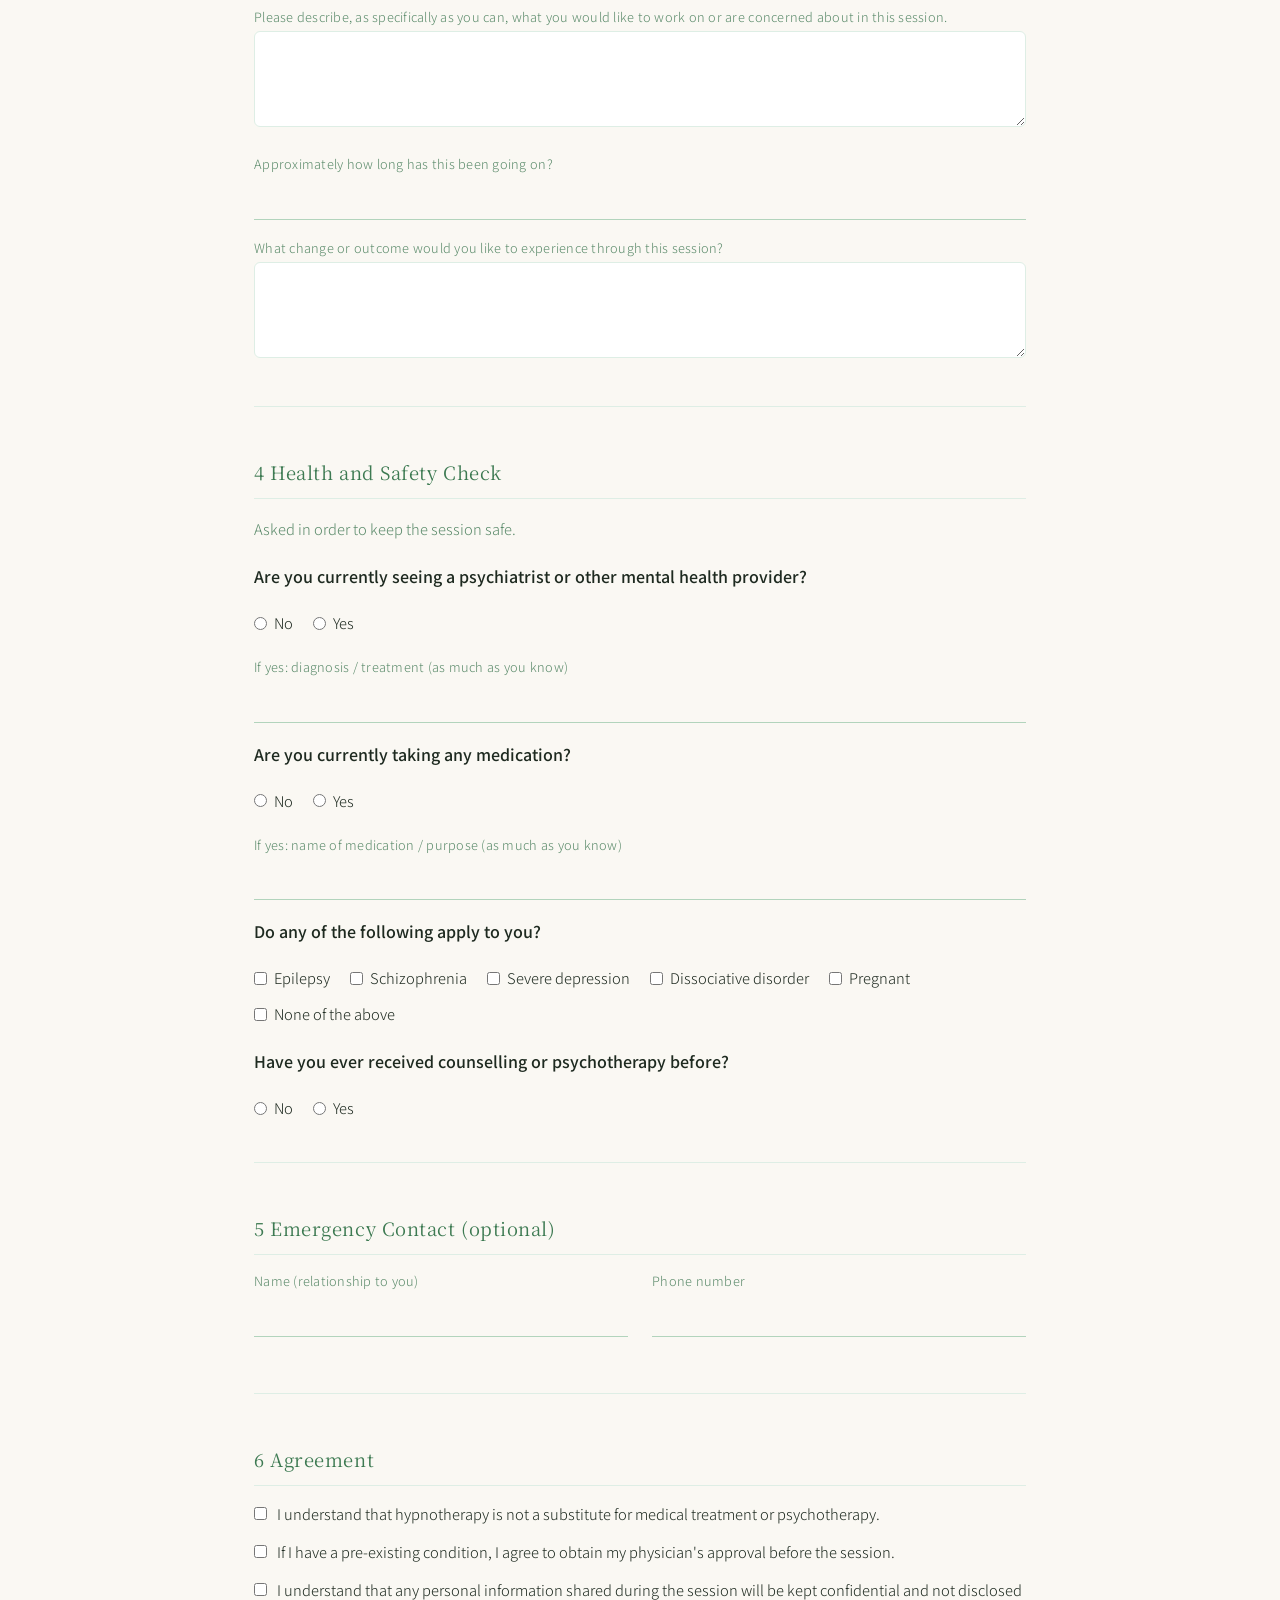
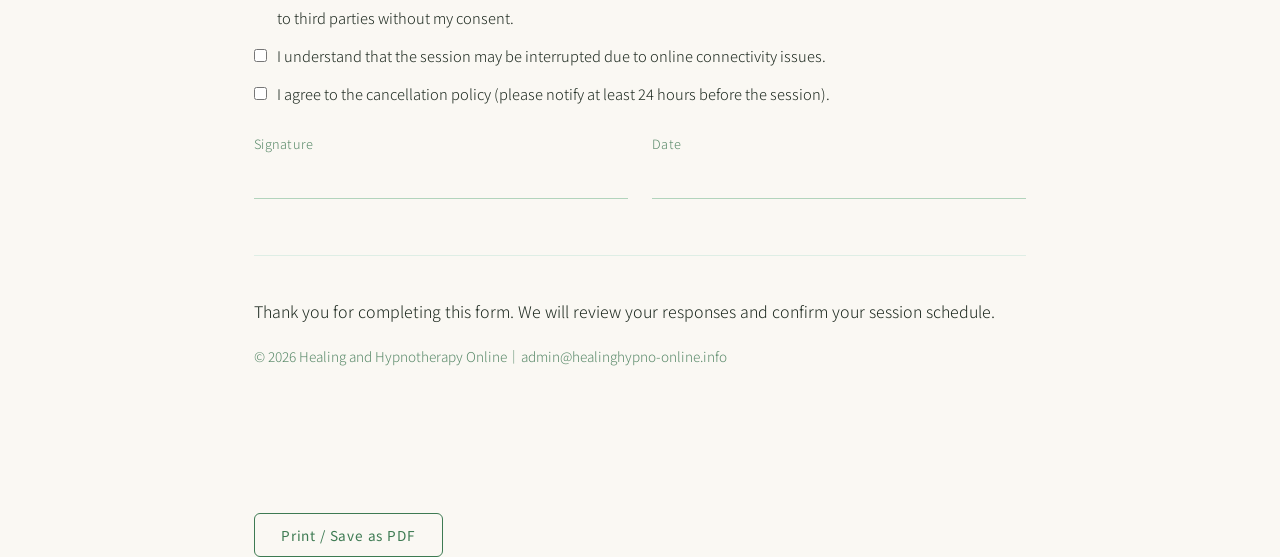
<file: intake-en.html>
<!DOCTYPE html>
<html lang="en">
<head>
<meta charset="UTF-8">
<meta name="viewport" content="width=device-width, initial-scale=1.0">
<meta name="robots" content="noindex">
<title>Intake Form | Healing Hypno Online</title>
<link rel="preconnect" href="https://fonts.googleapis.com">
<link href="https://fonts.googleapis.com/css2?family=Cormorant+Garamond:ital,wght@0,300;0,400&family=Noto+Sans+JP:wght@300;400;500&family=Noto+Serif+JP:wght@300;400;600&display=swap" rel="stylesheet">
<link rel="stylesheet" href="/doc.css">
</head>
<body>
<div class="topbar"><div class="topbar-inner">
<a class="logo" href="https://www.healinghypno-online.info/en/">Healing <span>&amp;</span> Hypnotherapy</a>
<a class="back" href="https://fluentmind350.github.io/healing-hypno-booking/en.html">← How to Book</a>
</div></div>
<div class="doc">
<h1>Online Hypnotherapy Intake Form</h1>
<p class="subtitle">Initial Hearing Sheet</p>
<p>The information you provide will be used only to ensure a safe and effective session, and will not be shared with third parties. Feel free to leave any item blank if you prefer not to answer.</p>
<blockquote>You can fill this in directly on screen. When you are finished, use the "Print / Save as PDF" button at the bottom to save a copy, and send it to us by email. <strong>Nothing you type here is stored on this page</strong> — please save before closing.</blockquote>
<hr />
<h2>1 Basic Information</h2>
<div class="grid2">
<div class="f"><label class="lb">Full name</label><input class="field" type="text"></div>
<div class="f"><label class="lb">Date of birth</label><input class="field" type="text"></div>
<div class="f"><label class="lb">Age</label><input class="field" type="text"></div>
<div class="f"><label class="lb">Gender</label><input class="field" type="text"></div>
<div class="f"><label class="lb">Address / area of residence</label><input class="field" type="text"></div>
<div class="f"><label class="lb">Occupation</label><input class="field" type="text"></div>
<div class="f"><label class="lb">Phone number</label><input class="field" type="text"></div>
<div class="f"><label class="lb">Email address</label><input class="field" type="text"></div>
</div>
<p><strong>How did you hear about us?</strong></p>
<div class="opts">
<label><input type="radio" name="how">Search (Google, etc.)</label>
<label><input type="radio" name="how">Social media</label>
<label><input type="radio" name="how">Referral</label>
<label><input type="radio" name="how">Other</label>
</div>
<hr />
<h2>2 About the Session</h2>
<p><strong>Is this your first time receiving hypnotherapy?</strong></p>
<div class="opts">
<label><input type="radio" name="exp">Yes, first time</label>
<label><input type="radio" name="exp">No, I have experience</label>
</div>
<div class="f"><label class="lb">If you have experience: when, and what kind of session</label><input class="field" type="text"></div>
<p><strong>Preferred session platform</strong></p>
<div class="opts">
<label><input type="radio" name="pf">Zoom</label>
<label><input type="radio" name="pf">Google Meet</label>
</div>
<div class="grid2">
<div class="f"><label class="lb">Preferred date/time (1st choice)</label><input class="field" type="text"></div>
<div class="f"><label class="lb">Preferred date/time (2nd choice)</label><input class="field" type="text"></div>
</div>
<hr />
<h2>3 Your Concern</h2>
<div class="f"><label class="lb">Please describe, as specifically as you can, what you would like to work on or are concerned about in this session.</label><textarea class="ta"></textarea></div>
<div class="f"><label class="lb">Approximately how long has this been going on?</label><input class="field" type="text"></div>
<div class="f"><label class="lb">What change or outcome would you like to experience through this session?</label><textarea class="ta"></textarea></div>
<hr />
<h2>4 Health and Safety Check</h2>
<p><em>Asked in order to keep the session safe.</em></p>
<p><strong>Are you currently seeing a psychiatrist or other mental health provider?</strong></p>
<div class="opts">
<label><input type="radio" name="clin">No</label>
<label><input type="radio" name="clin">Yes</label>
</div>
<div class="f"><label class="lb">If yes: diagnosis / treatment (as much as you know)</label><input class="field" type="text"></div>
<p><strong>Are you currently taking any medication?</strong></p>
<div class="opts">
<label><input type="radio" name="med">No</label>
<label><input type="radio" name="med">Yes</label>
</div>
<div class="f"><label class="lb">If yes: name of medication / purpose (as much as you know)</label><input class="field" type="text"></div>
<p><strong>Do any of the following apply to you?</strong></p>
<div class="opts">
<label><input type="checkbox">Epilepsy</label>
<label><input type="checkbox">Schizophrenia</label>
<label><input type="checkbox">Severe depression</label>
<label><input type="checkbox">Dissociative disorder</label>
<label><input type="checkbox">Pregnant</label>
<label><input type="checkbox">None of the above</label>
</div>
<p><strong>Have you ever received counselling or psychotherapy before?</strong></p>
<div class="opts">
<label><input type="radio" name="hist">No</label>
<label><input type="radio" name="hist">Yes</label>
</div>
<hr />
<h2>5 Emergency Contact (optional)</h2>
<div class="grid2">
<div class="f"><label class="lb">Name (relationship to you)</label><input class="field" type="text"></div>
<div class="f"><label class="lb">Phone number</label><input class="field" type="text"></div>
</div>
<hr />
<h2>6 Agreement</h2>
<div class="agree"><input type="checkbox"><span>I understand that hypnotherapy is not a substitute for medical treatment or psychotherapy.</span></div>
<div class="agree"><input type="checkbox"><span>If I have a pre-existing condition, I agree to obtain my physician's approval before the session.</span></div>
<div class="agree"><input type="checkbox"><span>I understand that any personal information shared during the session will be kept confidential and not disclosed to third parties without my consent.</span></div>
<div class="agree"><input type="checkbox"><span>I understand that the session may be interrupted due to online connectivity issues.</span></div>
<div class="agree"><input type="checkbox"><span>I agree to the cancellation policy (please notify at least 24 hours before the session).</span></div>
<div class="grid2" style="margin-top:24px">
<div class="f"><label class="lb">Signature</label><input class="field" type="text"></div>
<div class="f"><label class="lb">Date</label><input class="field" type="text"></div>
</div>
<hr />
<p>Thank you for completing this form. We will review your responses and confirm your session schedule.</p>
<p>© 2026 Healing and Hypnotherapy Online｜admin@healinghypno-online.info</p>
</div>
<div class="printbar"><button class="printbtn" onclick="window.print()">Print / Save as PDF</button></div>
</body>
</html>
</file>
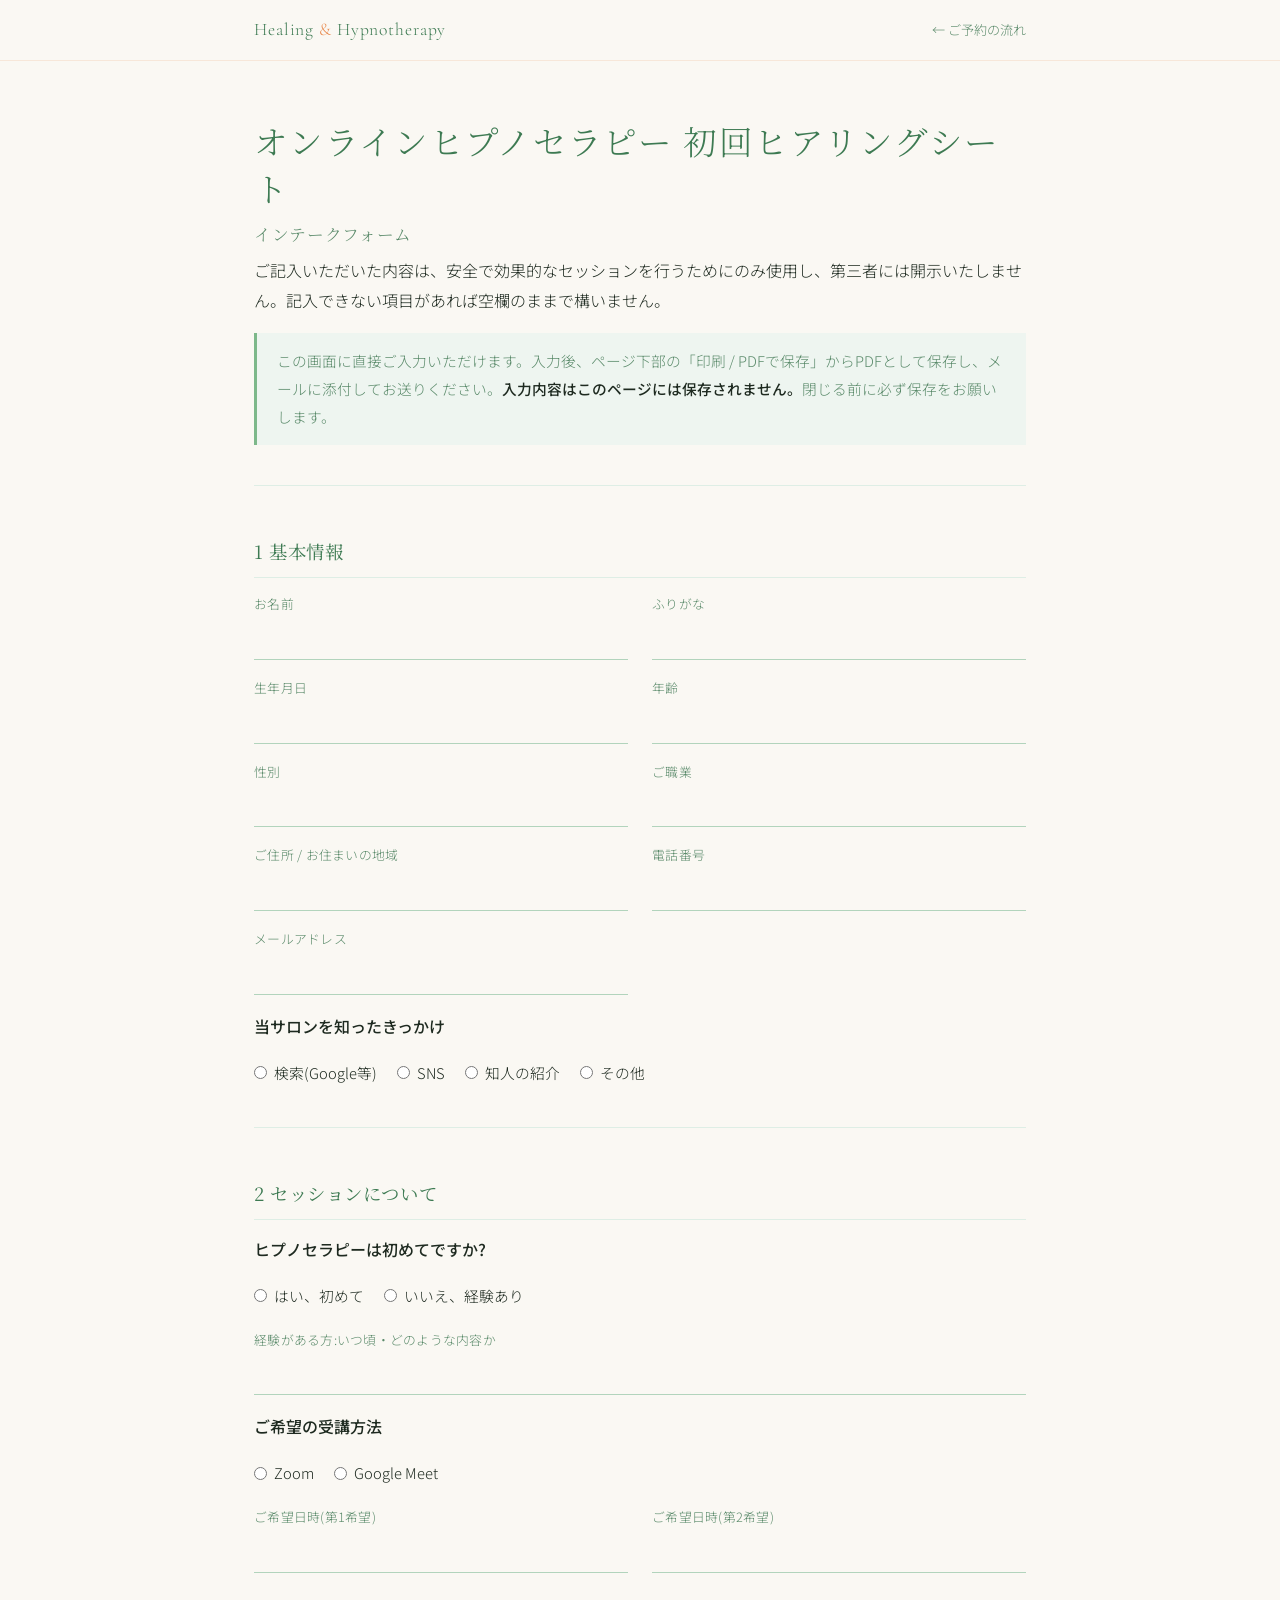
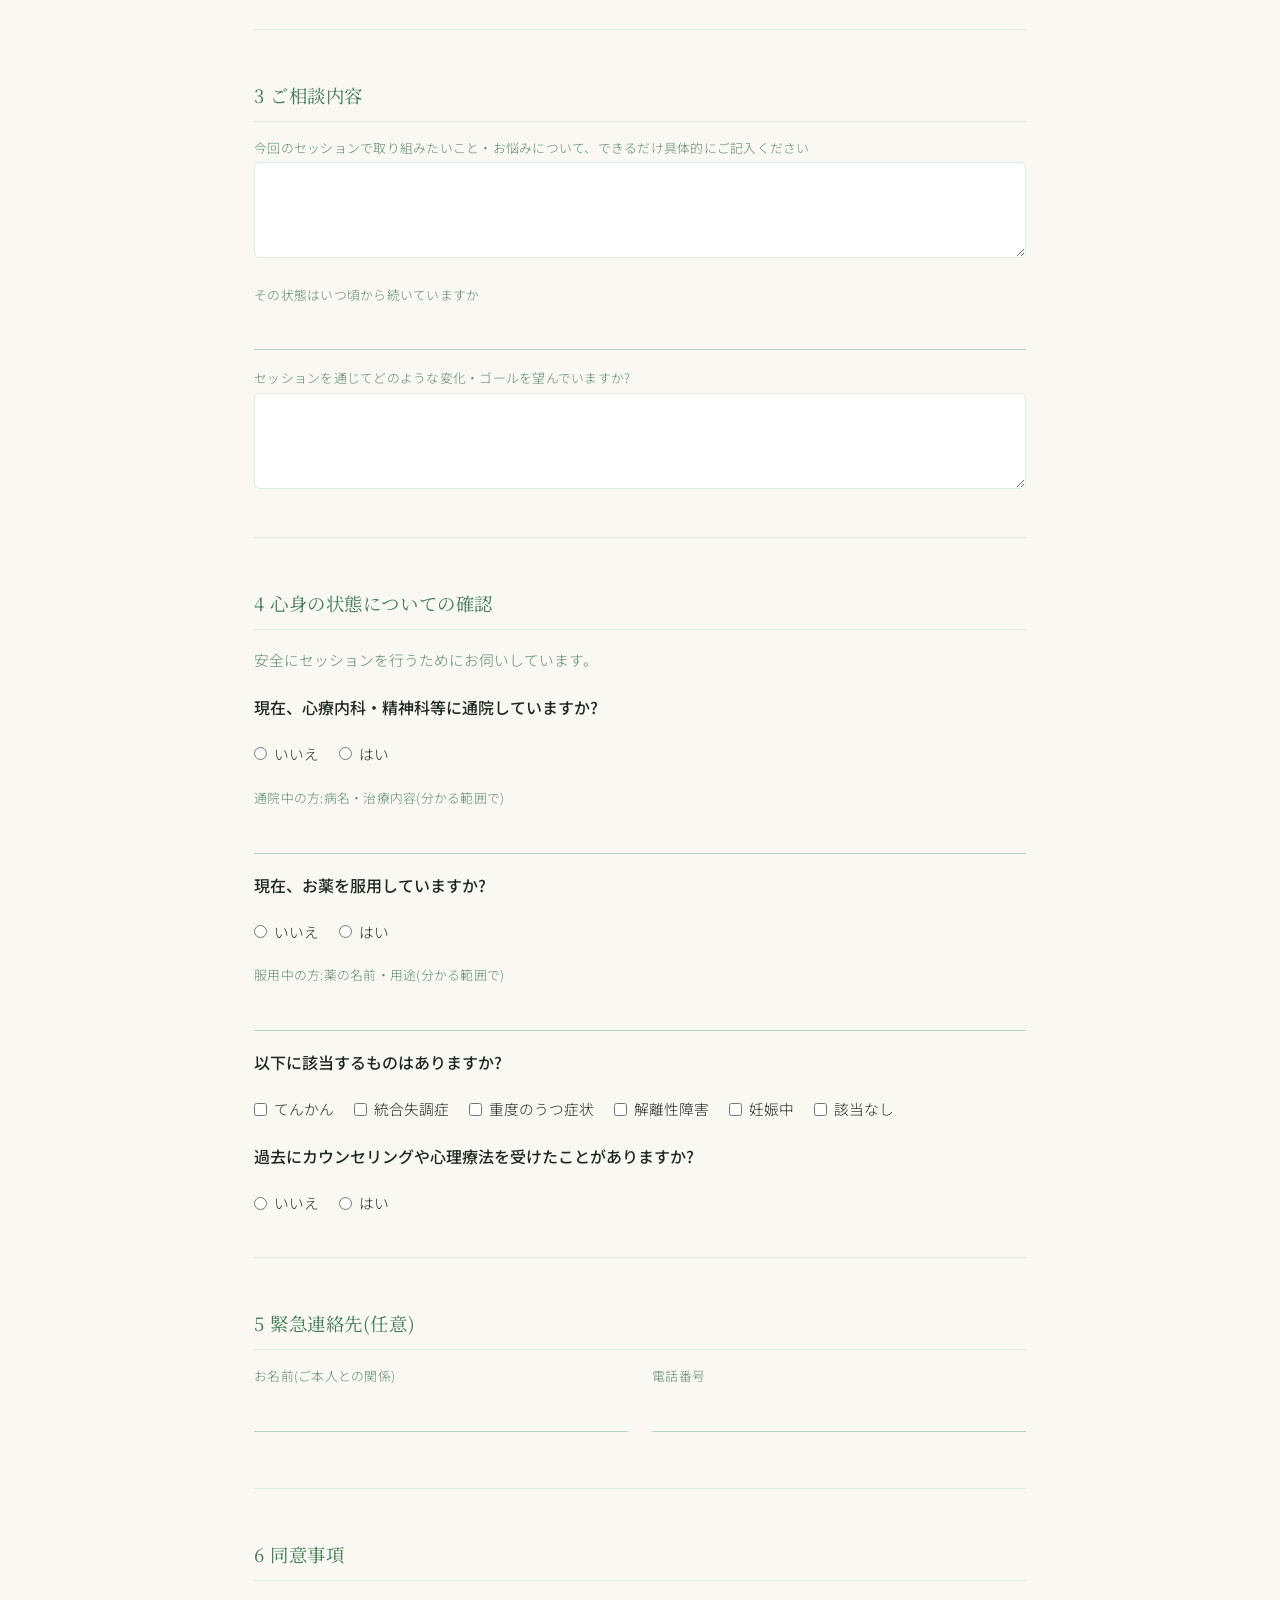
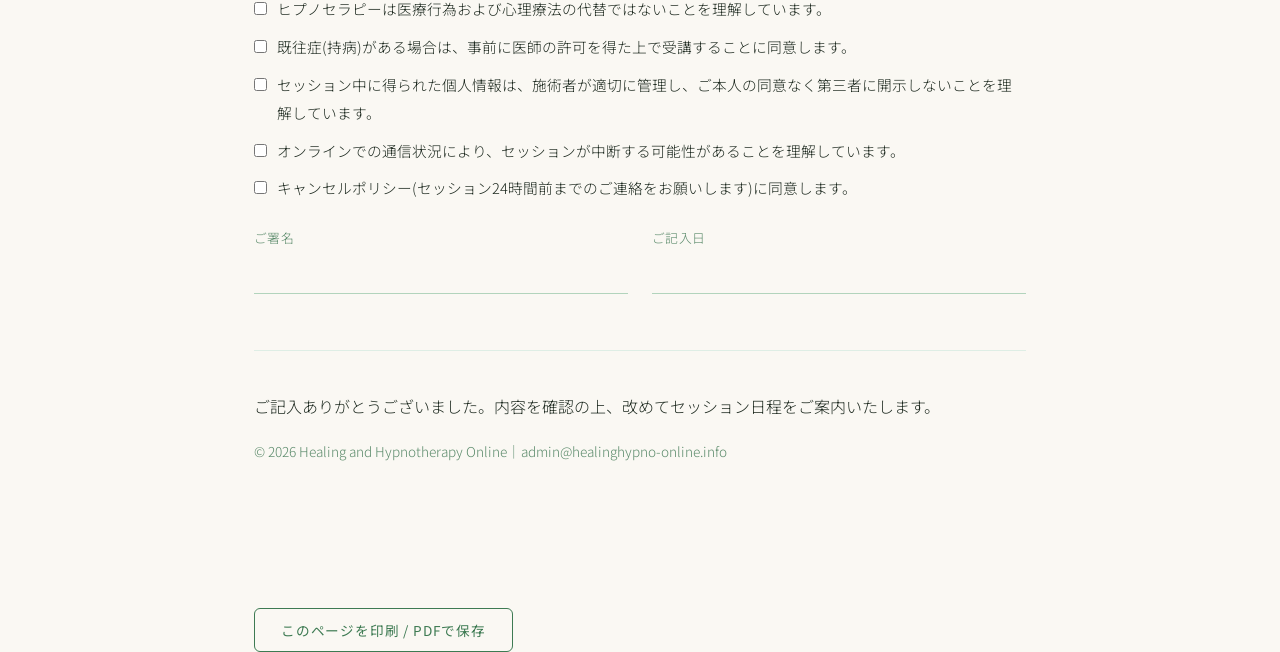
<file: intake-ja.html>
<!DOCTYPE html>
<html lang="ja">
<head>
<meta charset="UTF-8">
<meta name="viewport" content="width=device-width, initial-scale=1.0">
<meta name="robots" content="noindex">
<title>ヒアリングシート | Healing Hypno Online</title>
<link rel="preconnect" href="https://fonts.googleapis.com">
<link href="https://fonts.googleapis.com/css2?family=Cormorant+Garamond:ital,wght@0,300;0,400&family=Noto+Sans+JP:wght@300;400;500&family=Noto+Serif+JP:wght@300;400;600&display=swap" rel="stylesheet">
<link rel="stylesheet" href="/doc.css">
</head>
<body>
<div class="topbar"><div class="topbar-inner">
<a class="logo" href="https://www.healinghypno-online.info/">Healing <span>&amp;</span> Hypnotherapy</a>
<a class="back" href="https://fluentmind350.github.io/healing-hypno-booking/">← ご予約の流れ</a>
</div></div>
<div class="doc">
<h1>オンラインヒプノセラピー 初回ヒアリングシート</h1>
<p class="subtitle">インテークフォーム</p>
<p>ご記入いただいた内容は、安全で効果的なセッションを行うためにのみ使用し、第三者には開示いたしません。記入できない項目があれば空欄のままで構いません。</p>
<blockquote>この画面に直接ご入力いただけます。入力後、ページ下部の「印刷 / PDFで保存」からPDFとして保存し、メールに添付してお送りください。<strong>入力内容はこのページには保存されません。</strong>閉じる前に必ず保存をお願いします。</blockquote>
<hr />
<h2>1 基本情報</h2>
<div class="grid2">
<div class="f"><label class="lb">お名前</label><input class="field" type="text"></div>
<div class="f"><label class="lb">ふりがな</label><input class="field" type="text"></div>
<div class="f"><label class="lb">生年月日</label><input class="field" type="text"></div>
<div class="f"><label class="lb">年齢</label><input class="field" type="text"></div>
<div class="f"><label class="lb">性別</label><input class="field" type="text"></div>
<div class="f"><label class="lb">ご職業</label><input class="field" type="text"></div>
<div class="f"><label class="lb">ご住所 / お住まいの地域</label><input class="field" type="text"></div>
<div class="f"><label class="lb">電話番号</label><input class="field" type="text"></div>
<div class="f"><label class="lb">メールアドレス</label><input class="field" type="text"></div>
</div>
<p><strong>当サロンを知ったきっかけ</strong></p>
<div class="opts">
<label><input type="radio" name="how">検索(Google等)</label>
<label><input type="radio" name="how">SNS</label>
<label><input type="radio" name="how">知人の紹介</label>
<label><input type="radio" name="how">その他</label>
</div>
<hr />
<h2>2 セッションについて</h2>
<p><strong>ヒプノセラピーは初めてですか?</strong></p>
<div class="opts">
<label><input type="radio" name="exp">はい、初めて</label>
<label><input type="radio" name="exp">いいえ、経験あり</label>
</div>
<div class="f"><label class="lb">経験がある方:いつ頃・どのような内容か</label><input class="field" type="text"></div>
<p><strong>ご希望の受講方法</strong></p>
<div class="opts">
<label><input type="radio" name="pf">Zoom</label>
<label><input type="radio" name="pf">Google Meet</label>
</div>
<div class="grid2">
<div class="f"><label class="lb">ご希望日時(第1希望)</label><input class="field" type="text"></div>
<div class="f"><label class="lb">ご希望日時(第2希望)</label><input class="field" type="text"></div>
</div>
<hr />
<h2>3 ご相談内容</h2>
<div class="f"><label class="lb">今回のセッションで取り組みたいこと・お悩みについて、できるだけ具体的にご記入ください</label><textarea class="ta"></textarea></div>
<div class="f"><label class="lb">その状態はいつ頃から続いていますか</label><input class="field" type="text"></div>
<div class="f"><label class="lb">セッションを通じてどのような変化・ゴールを望んでいますか?</label><textarea class="ta"></textarea></div>
<hr />
<h2>4 心身の状態についての確認</h2>
<p><em>安全にセッションを行うためにお伺いしています。</em></p>
<p><strong>現在、心療内科・精神科等に通院していますか?</strong></p>
<div class="opts">
<label><input type="radio" name="clin">いいえ</label>
<label><input type="radio" name="clin">はい</label>
</div>
<div class="f"><label class="lb">通院中の方:病名・治療内容(分かる範囲で)</label><input class="field" type="text"></div>
<p><strong>現在、お薬を服用していますか?</strong></p>
<div class="opts">
<label><input type="radio" name="med">いいえ</label>
<label><input type="radio" name="med">はい</label>
</div>
<div class="f"><label class="lb">服用中の方:薬の名前・用途(分かる範囲で)</label><input class="field" type="text"></div>
<p><strong>以下に該当するものはありますか?</strong></p>
<div class="opts">
<label><input type="checkbox">てんかん</label>
<label><input type="checkbox">統合失調症</label>
<label><input type="checkbox">重度のうつ症状</label>
<label><input type="checkbox">解離性障害</label>
<label><input type="checkbox">妊娠中</label>
<label><input type="checkbox">該当なし</label>
</div>
<p><strong>過去にカウンセリングや心理療法を受けたことがありますか?</strong></p>
<div class="opts">
<label><input type="radio" name="hist">いいえ</label>
<label><input type="radio" name="hist">はい</label>
</div>
<hr />
<h2>5 緊急連絡先(任意)</h2>
<div class="grid2">
<div class="f"><label class="lb">お名前(ご本人との関係)</label><input class="field" type="text"></div>
<div class="f"><label class="lb">電話番号</label><input class="field" type="text"></div>
</div>
<hr />
<h2>6 同意事項</h2>
<div class="agree"><input type="checkbox"><span>ヒプノセラピーは医療行為および心理療法の代替ではないことを理解しています。</span></div>
<div class="agree"><input type="checkbox"><span>既往症(持病)がある場合は、事前に医師の許可を得た上で受講することに同意します。</span></div>
<div class="agree"><input type="checkbox"><span>セッション中に得られた個人情報は、施術者が適切に管理し、ご本人の同意なく第三者に開示しないことを理解しています。</span></div>
<div class="agree"><input type="checkbox"><span>オンラインでの通信状況により、セッションが中断する可能性があることを理解しています。</span></div>
<div class="agree"><input type="checkbox"><span>キャンセルポリシー(セッション24時間前までのご連絡をお願いします)に同意します。</span></div>
<div class="grid2" style="margin-top:24px">
<div class="f"><label class="lb">ご署名</label><input class="field" type="text"></div>
<div class="f"><label class="lb">ご記入日</label><input class="field" type="text"></div>
</div>
<hr />
<p>ご記入ありがとうございました。内容を確認の上、改めてセッション日程をご案内いたします。</p>
<p>© 2026 Healing and Hypnotherapy Online｜admin@healinghypno-online.info</p>
</div>
<div class="printbar"><button class="printbtn" onclick="window.print()">このページを印刷 / PDFで保存</button></div>
</body>
</html>
</file>
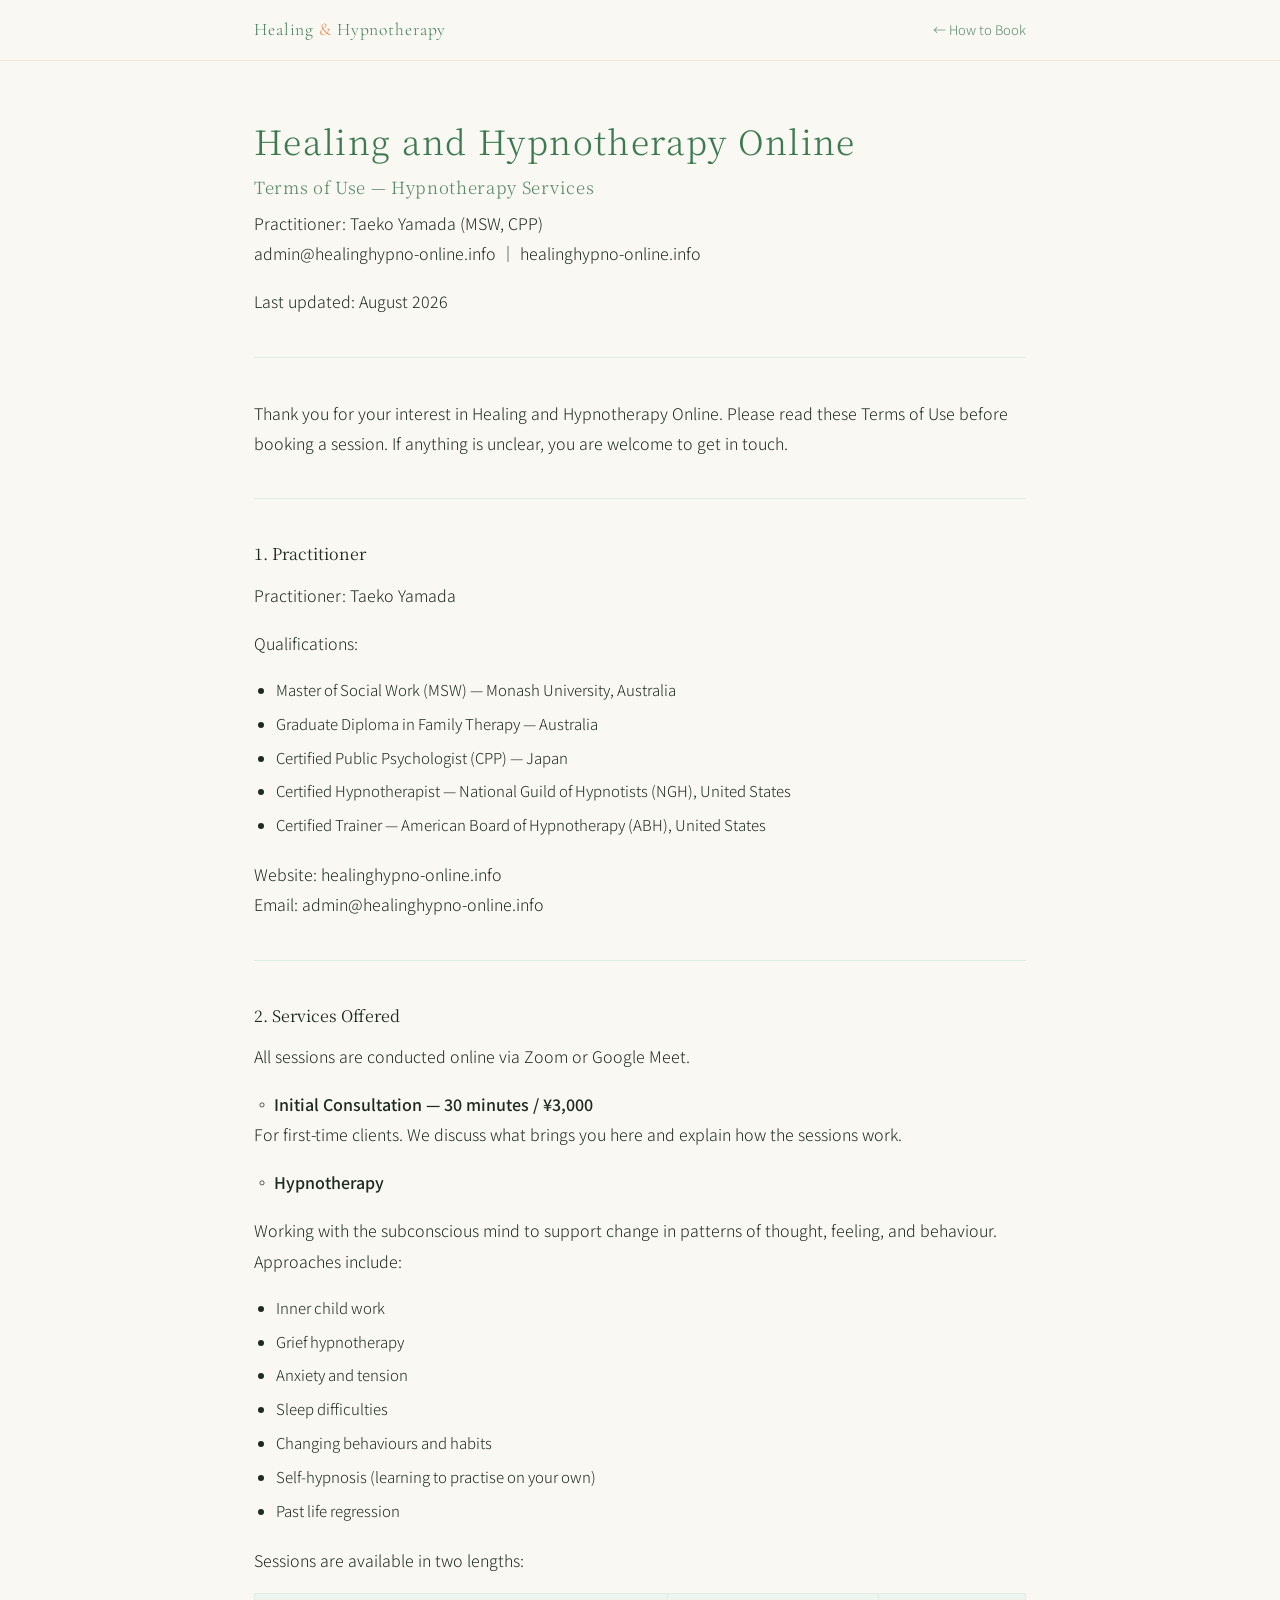
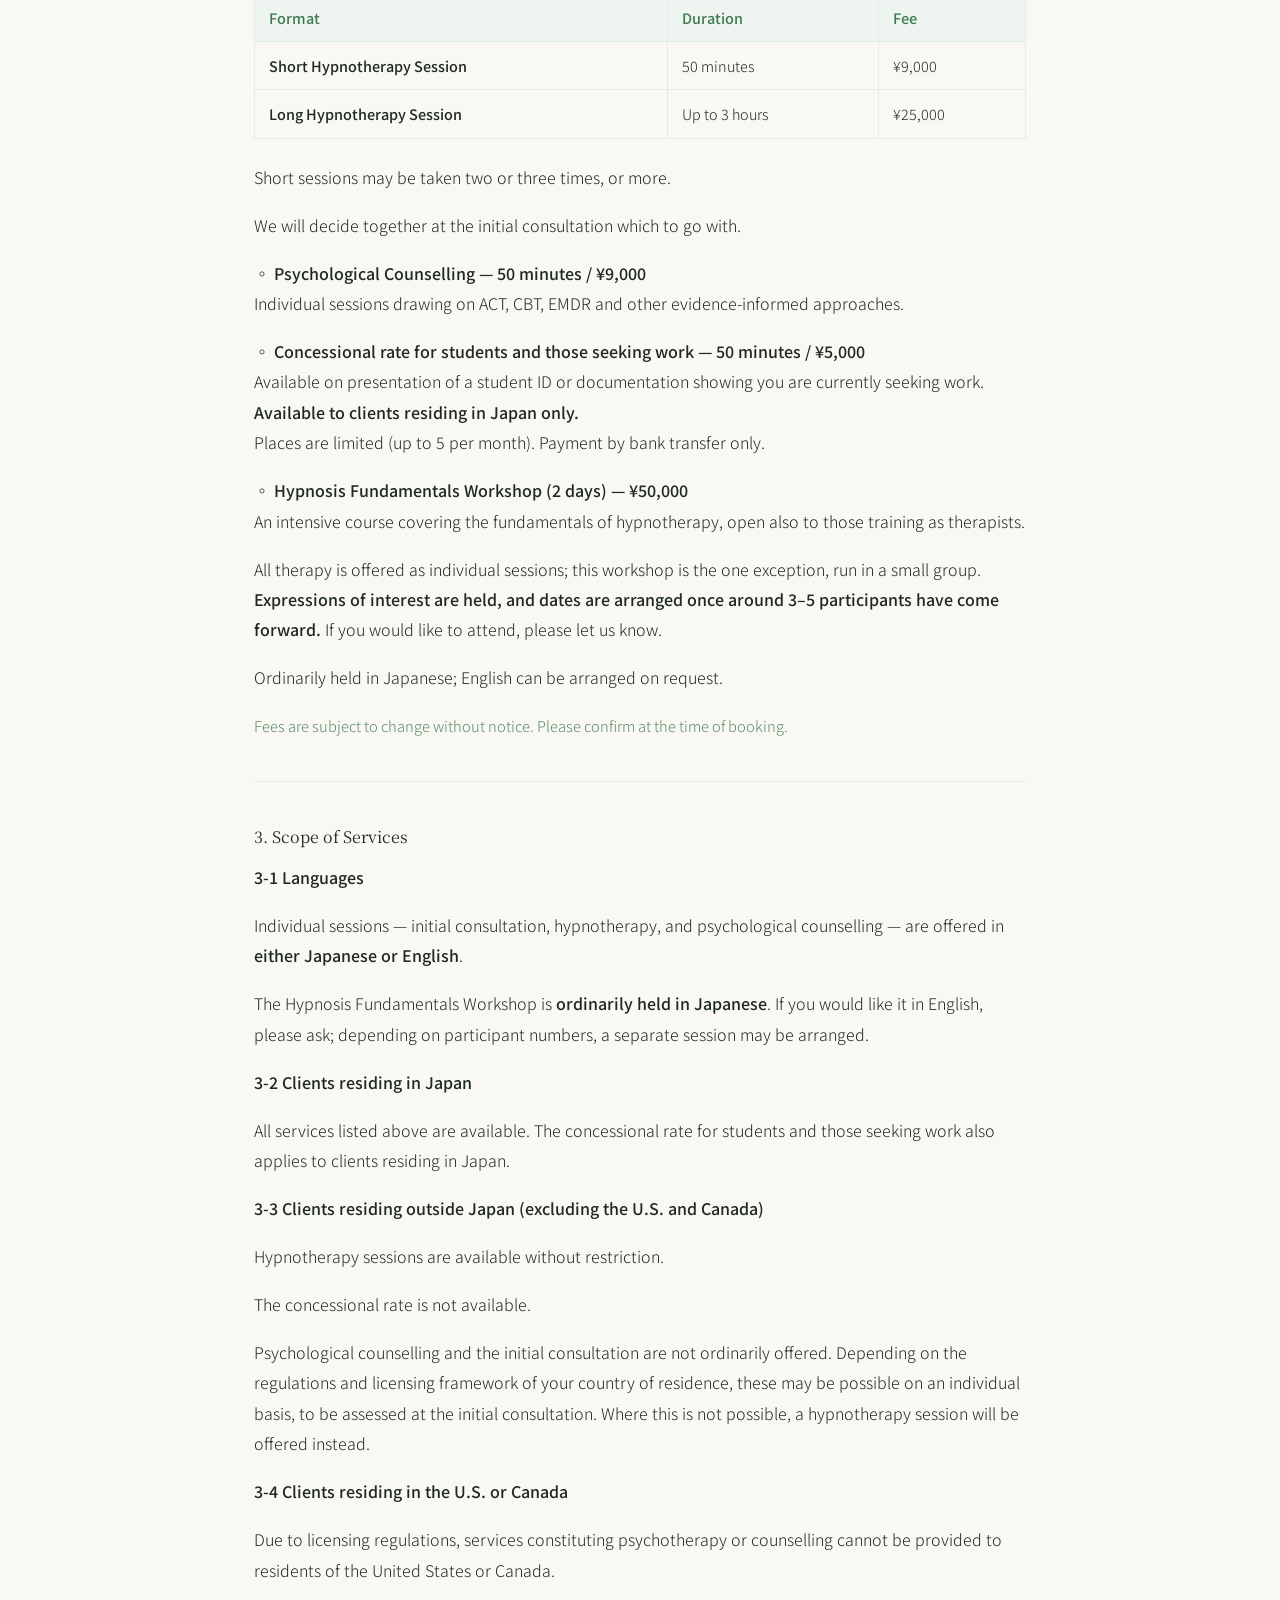
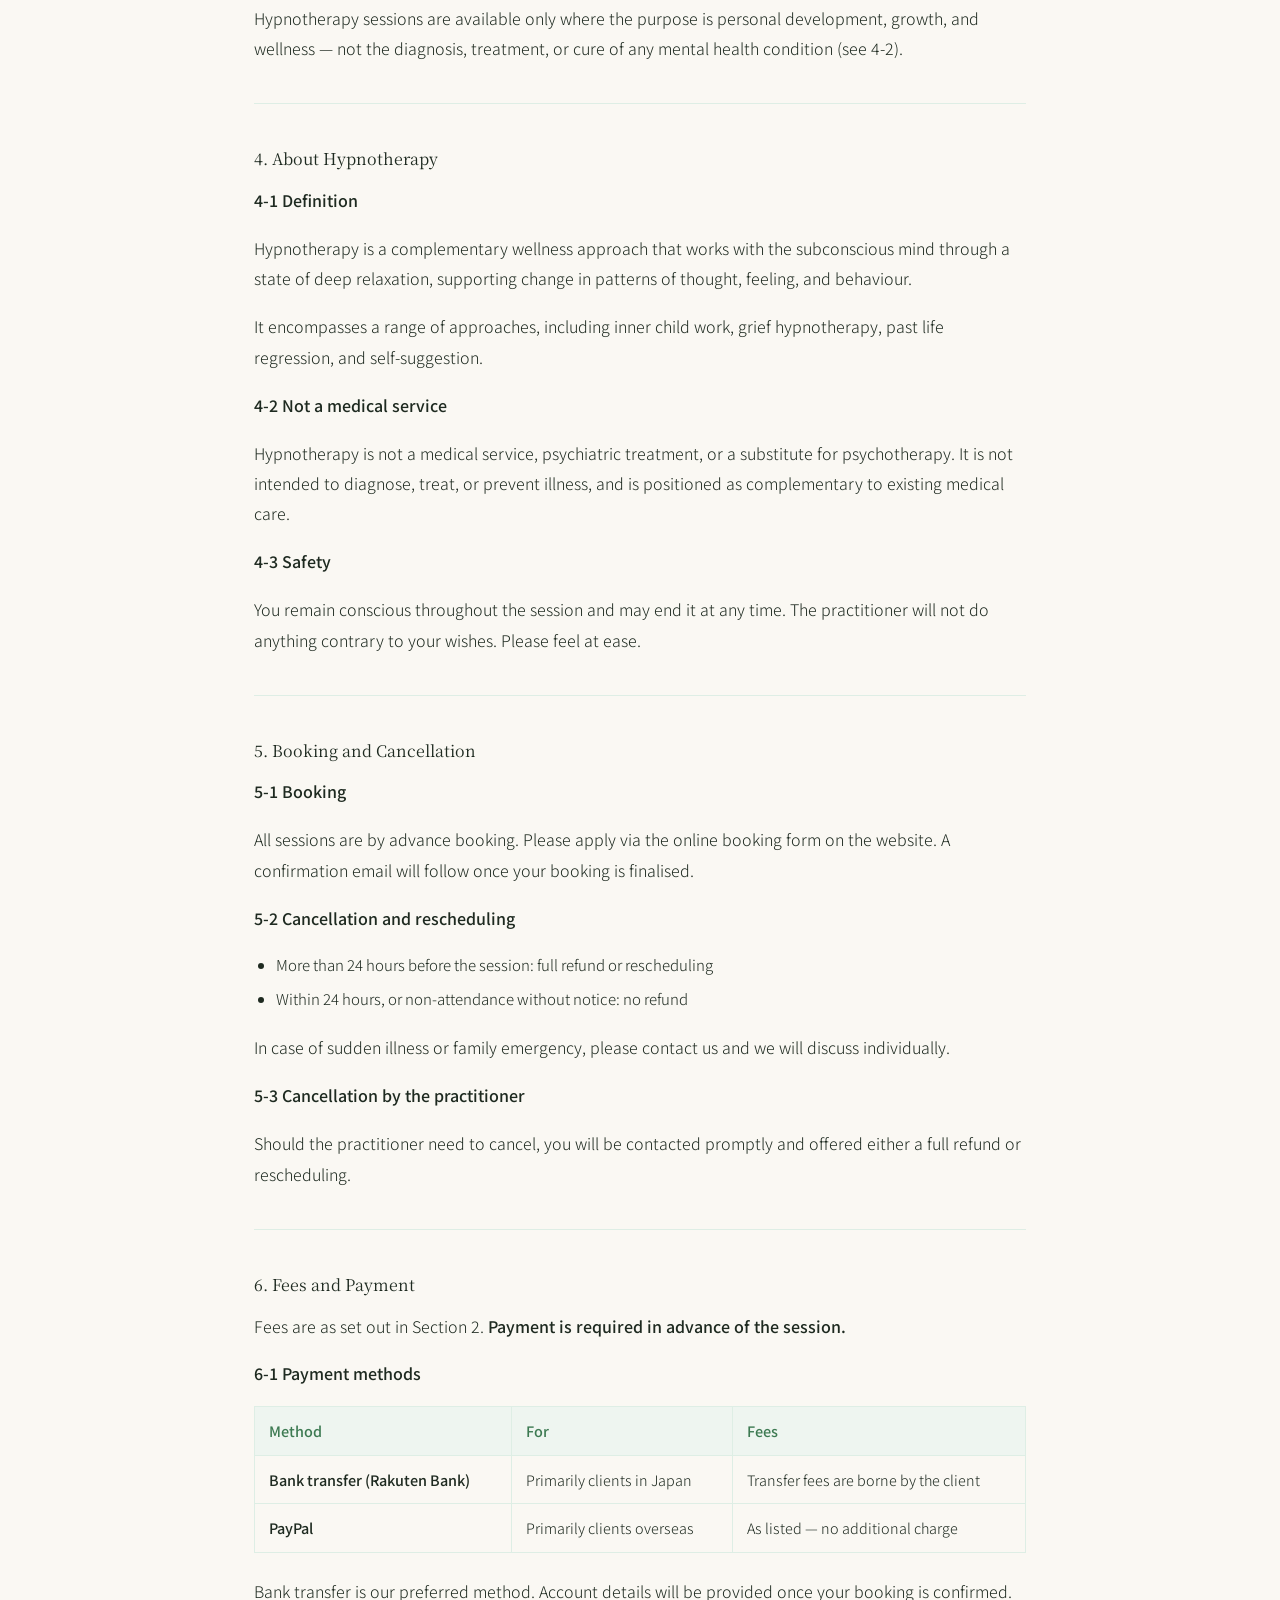
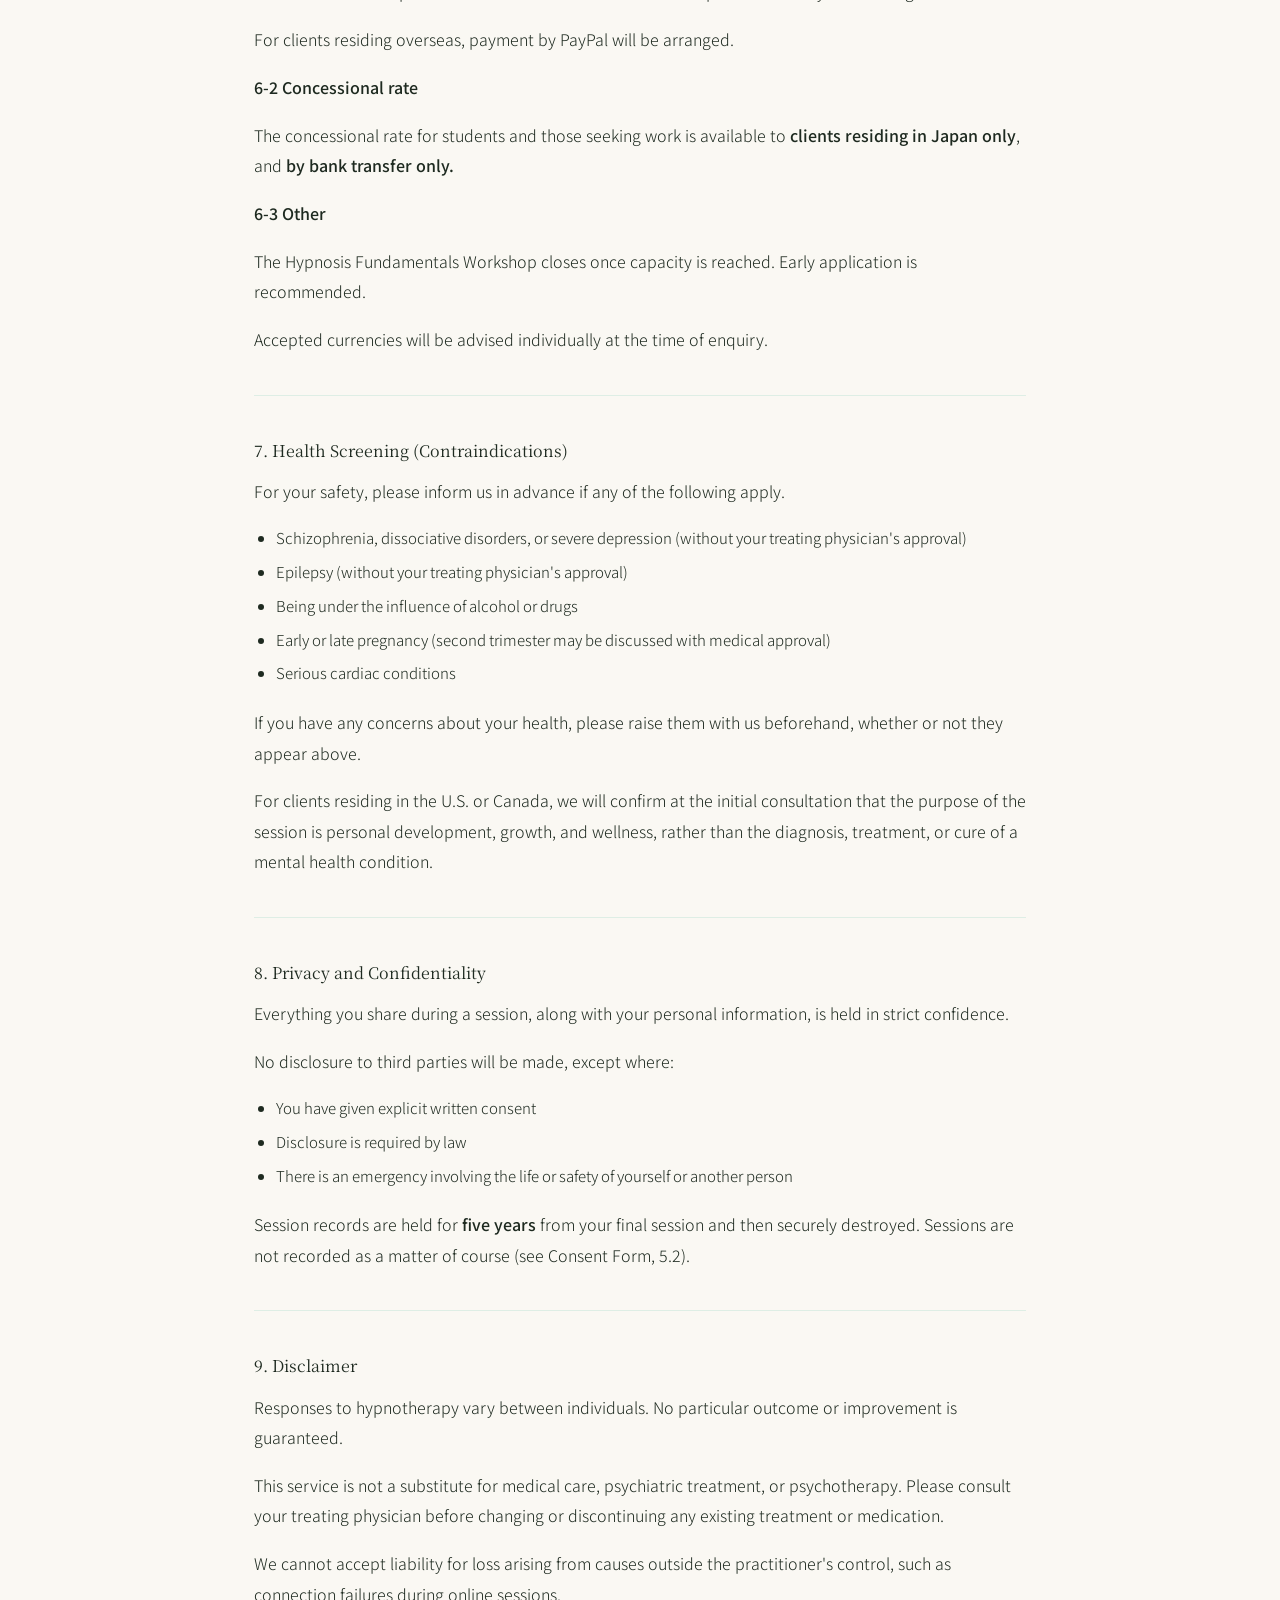
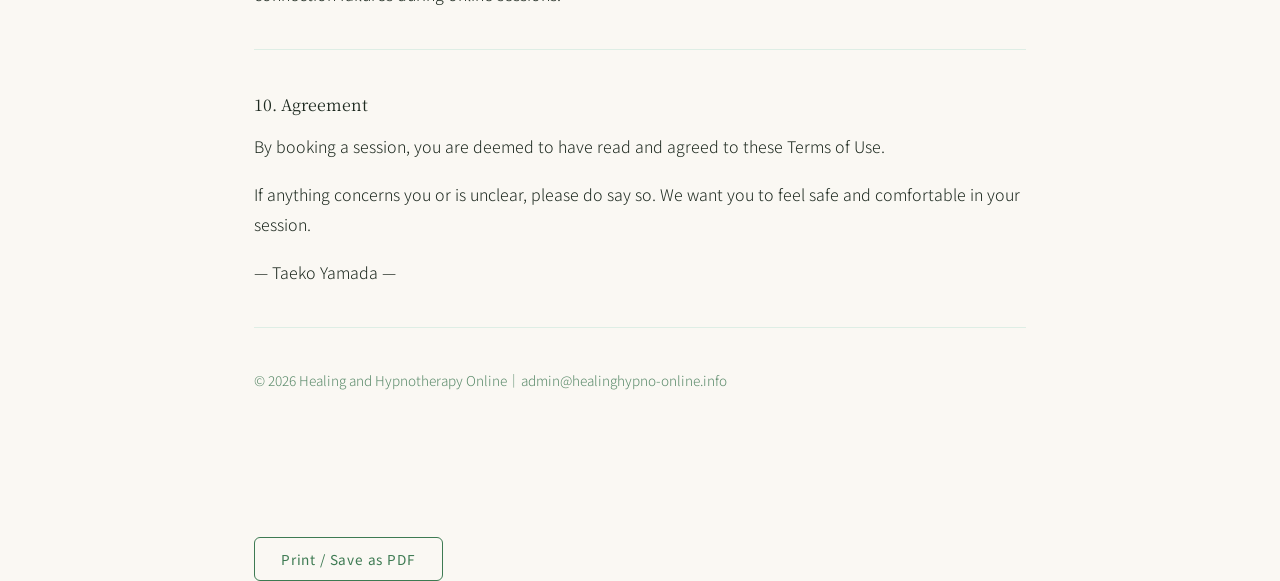
<file: terms-en.html>
<!DOCTYPE html>
<html lang="en">
<head>
<meta charset="UTF-8">
<meta name="viewport" content="width=device-width, initial-scale=1.0">
<meta name="robots" content="noindex">
<title>Terms of Use | Healing Hypno Online</title>
<link rel="preconnect" href="https://fonts.googleapis.com">
<link href="https://fonts.googleapis.com/css2?family=Cormorant+Garamond:ital,wght@0,300;0,400&family=Noto+Sans+JP:wght@300;400;500&family=Noto+Serif+JP:wght@300;400;600&display=swap" rel="stylesheet">
<link rel="stylesheet" href="/doc.css">
</head>
<body>
<div class="topbar"><div class="topbar-inner">
<a class="logo" href="https://www.healinghypno-online.info/en/">Healing <span>&amp;</span> Hypnotherapy</a>
<a class="back" href="https://fluentmind350.github.io/healing-hypno-booking/en.html">← How to Book</a>
</div></div>
<div class="doc">
<h1>Healing and Hypnotherapy Online</h1>
<p class="subtitle">Terms of Use — Hypnotherapy Services</p>
<p>Practitioner: Taeko Yamada (MSW, CPP)<br>admin@healinghypno-online.info ｜ healinghypno-online.info</p>
<p>Last updated: August 2026</p>
<hr />
<p>Thank you for your interest in Healing and Hypnotherapy Online. Please read these Terms of Use before booking a session. If anything is unclear, you are welcome to get in touch.</p>
<hr />
<h3>1. Practitioner</h3>
<p>Practitioner: Taeko Yamada</p>
<p>Qualifications:</p>
<ul>
<li>Master of Social Work (MSW) — Monash University, Australia</li>
<li>Graduate Diploma in Family Therapy — Australia</li>
<li>Certified Public Psychologist (CPP) — Japan</li>
<li>Certified Hypnotherapist — National Guild of Hypnotists (NGH), United States</li>
<li>Certified Trainer — American Board of Hypnotherapy (ABH), United States</li>
</ul>
<p>Website: healinghypno-online.info<br>Email: admin@healinghypno-online.info</p>
<hr />
<h3>2. Services Offered</h3>
<p>All sessions are conducted online via Zoom or Google Meet.</p>
<p><strong>◦ Initial Consultation — 30 minutes / ¥3,000</strong><br>For first-time clients. We discuss what brings you here and explain how the sessions work.</p>
<p><strong>◦ Hypnotherapy</strong></p>
<p>Working with the subconscious mind to support change in patterns of thought, feeling, and behaviour. Approaches include:</p>
<ul>
<li>Inner child work</li>
<li>Grief hypnotherapy</li>
<li>Anxiety and tension</li>
<li>Sleep difficulties</li>
<li>Changing behaviours and habits</li>
<li>Self-hypnosis (learning to practise on your own)</li>
<li>Past life regression</li>
</ul>
<p>Sessions are available in two lengths:</p>
<table>
<thead><tr><th>Format</th><th>Duration</th><th>Fee</th></tr></thead>
<tbody>
<tr><td><strong>Short Hypnotherapy Session</strong></td><td>50 minutes</td><td>¥9,000</td></tr>
<tr><td><strong>Long Hypnotherapy Session</strong></td><td>Up to 3 hours</td><td>¥25,000</td></tr>
</tbody></table>
<p>Short sessions may be taken two or three times, or more.</p>
<p>We will decide together at the initial consultation which to go with.</p>
<p><strong>◦ Psychological Counselling — 50 minutes / ¥9,000</strong><br>Individual sessions drawing on ACT, CBT, EMDR and other evidence-informed approaches.</p>
<p><strong>◦ Concessional rate for students and those seeking work — 50 minutes / ¥5,000</strong><br>Available on presentation of a student ID or documentation showing you are currently seeking work.<br><strong>Available to clients residing in Japan only.</strong><br>Places are limited (up to 5 per month). Payment by bank transfer only.</p>
<p><strong>◦ Hypnosis Fundamentals Workshop (2 days) — ¥50,000</strong><br>An intensive course covering the fundamentals of hypnotherapy, open also to those training as therapists.</p>
<p>All therapy is offered as individual sessions; this workshop is the one exception, run in a small group. <strong>Expressions of interest are held, and dates are arranged once around 3–5 participants have come forward.</strong> If you would like to attend, please let us know.</p>
<p>Ordinarily held in Japanese; English can be arranged on request.</p>
<p><em>Fees are subject to change without notice. Please confirm at the time of booking.</em></p>
<hr />
<h3>3. Scope of Services</h3>
<p><strong>3-1 Languages</strong></p>
<p>Individual sessions — initial consultation, hypnotherapy, and psychological counselling — are offered in <strong>either Japanese or English</strong>.</p>
<p>The Hypnosis Fundamentals Workshop is <strong>ordinarily held in Japanese</strong>. If you would like it in English, please ask; depending on participant numbers, a separate session may be arranged.</p>
<p><strong>3-2 Clients residing in Japan</strong></p>
<p>All services listed above are available. The concessional rate for students and those seeking work also applies to clients residing in Japan.</p>
<p><strong>3-3 Clients residing outside Japan (excluding the U.S. and Canada)</strong></p>
<p>Hypnotherapy sessions are available without restriction.</p>
<p>The concessional rate is not available.</p>
<p>Psychological counselling and the initial consultation are not ordinarily offered. Depending on the regulations and licensing framework of your country of residence, these may be possible on an individual basis, to be assessed at the initial consultation. Where this is not possible, a hypnotherapy session will be offered instead.</p>
<p><strong>3-4 Clients residing in the U.S. or Canada</strong></p>
<p>Due to licensing regulations, services constituting psychotherapy or counselling cannot be provided to residents of the United States or Canada.</p>
<p>Hypnotherapy sessions are available only where the purpose is personal development, growth, and wellness — not the diagnosis, treatment, or cure of any mental health condition (see 4-2).</p>
<hr />
<h3>4. About Hypnotherapy</h3>
<p><strong>4-1 Definition</strong></p>
<p>Hypnotherapy is a complementary wellness approach that works with the subconscious mind through a state of deep relaxation, supporting change in patterns of thought, feeling, and behaviour.</p>
<p>It encompasses a range of approaches, including inner child work, grief hypnotherapy, past life regression, and self-suggestion.</p>
<p><strong>4-2 Not a medical service</strong></p>
<p>Hypnotherapy is not a medical service, psychiatric treatment, or a substitute for psychotherapy. It is not intended to diagnose, treat, or prevent illness, and is positioned as complementary to existing medical care.</p>
<p><strong>4-3 Safety</strong></p>
<p>You remain conscious throughout the session and may end it at any time. The practitioner will not do anything contrary to your wishes. Please feel at ease.</p>
<hr />
<h3>5. Booking and Cancellation</h3>
<p><strong>5-1 Booking</strong></p>
<p>All sessions are by advance booking. Please apply via the online booking form on the website. A confirmation email will follow once your booking is finalised.</p>
<p><strong>5-2 Cancellation and rescheduling</strong></p>
<ul>
<li>More than 24 hours before the session: full refund or rescheduling</li>
<li>Within 24 hours, or non-attendance without notice: no refund</li>
</ul>
<p>In case of sudden illness or family emergency, please contact us and we will discuss individually.</p>
<p><strong>5-3 Cancellation by the practitioner</strong></p>
<p>Should the practitioner need to cancel, you will be contacted promptly and offered either a full refund or rescheduling.</p>
<hr />
<h3>6. Fees and Payment</h3>
<p>Fees are as set out in Section 2. <strong>Payment is required in advance of the session.</strong></p>
<p><strong>6-1 Payment methods</strong></p>
<table>
<thead><tr><th>Method</th><th>For</th><th>Fees</th></tr></thead>
<tbody>
<tr><td><strong>Bank transfer (Rakuten Bank)</strong></td><td>Primarily clients in Japan</td><td>Transfer fees are borne by the client</td></tr>
<tr><td><strong>PayPal</strong></td><td>Primarily clients overseas</td><td>As listed — no additional charge</td></tr>
</tbody></table>
<p>Bank transfer is our preferred method. Account details will be provided once your booking is confirmed.</p>
<p>For clients residing overseas, payment by PayPal will be arranged.</p>
<p><strong>6-2 Concessional rate</strong></p>
<p>The concessional rate for students and those seeking work is available to <strong>clients residing in Japan only</strong>, and <strong>by bank transfer only.</strong></p>
<p><strong>6-3 Other</strong></p>
<p>The Hypnosis Fundamentals Workshop closes once capacity is reached. Early application is recommended.</p>
<p>Accepted currencies will be advised individually at the time of enquiry.</p>
<hr />
<h3>7. Health Screening (Contraindications)</h3>
<p>For your safety, please inform us in advance if any of the following apply.</p>
<ul>
<li>Schizophrenia, dissociative disorders, or severe depression (without your treating physician's approval)</li>
<li>Epilepsy (without your treating physician's approval)</li>
<li>Being under the influence of alcohol or drugs</li>
<li>Early or late pregnancy (second trimester may be discussed with medical approval)</li>
<li>Serious cardiac conditions</li>
</ul>
<p>If you have any concerns about your health, please raise them with us beforehand, whether or not they appear above.</p>
<p>For clients residing in the U.S. or Canada, we will confirm at the initial consultation that the purpose of the session is personal development, growth, and wellness, rather than the diagnosis, treatment, or cure of a mental health condition.</p>
<hr />
<h3>8. Privacy and Confidentiality</h3>
<p>Everything you share during a session, along with your personal information, is held in strict confidence.</p>
<p>No disclosure to third parties will be made, except where:</p>
<ul>
<li>You have given explicit written consent</li>
<li>Disclosure is required by law</li>
<li>There is an emergency involving the life or safety of yourself or another person</li>
</ul>
<p>Session records are held for <strong>five years</strong> from your final session and then securely destroyed. Sessions are not recorded as a matter of course (see Consent Form, 5.2).</p>
<hr />
<h3>9. Disclaimer</h3>
<p>Responses to hypnotherapy vary between individuals. No particular outcome or improvement is guaranteed.</p>
<p>This service is not a substitute for medical care, psychiatric treatment, or psychotherapy. Please consult your treating physician before changing or discontinuing any existing treatment or medication.</p>
<p>We cannot accept liability for loss arising from causes outside the practitioner's control, such as connection failures during online sessions.</p>
<hr />
<h3>10. Agreement</h3>
<p>By booking a session, you are deemed to have read and agreed to these Terms of Use.</p>
<p>If anything concerns you or is unclear, please do say so. We want you to feel safe and comfortable in your session.</p>
<p>— Taeko Yamada —</p>
<hr />
<p>© 2026 Healing and Hypnotherapy Online｜admin@healinghypno-online.info</p>
</div>
<div class="printbar"><button class="printbtn" onclick="window.print()">Print / Save as PDF</button></div>
</body>
</html>
</file>
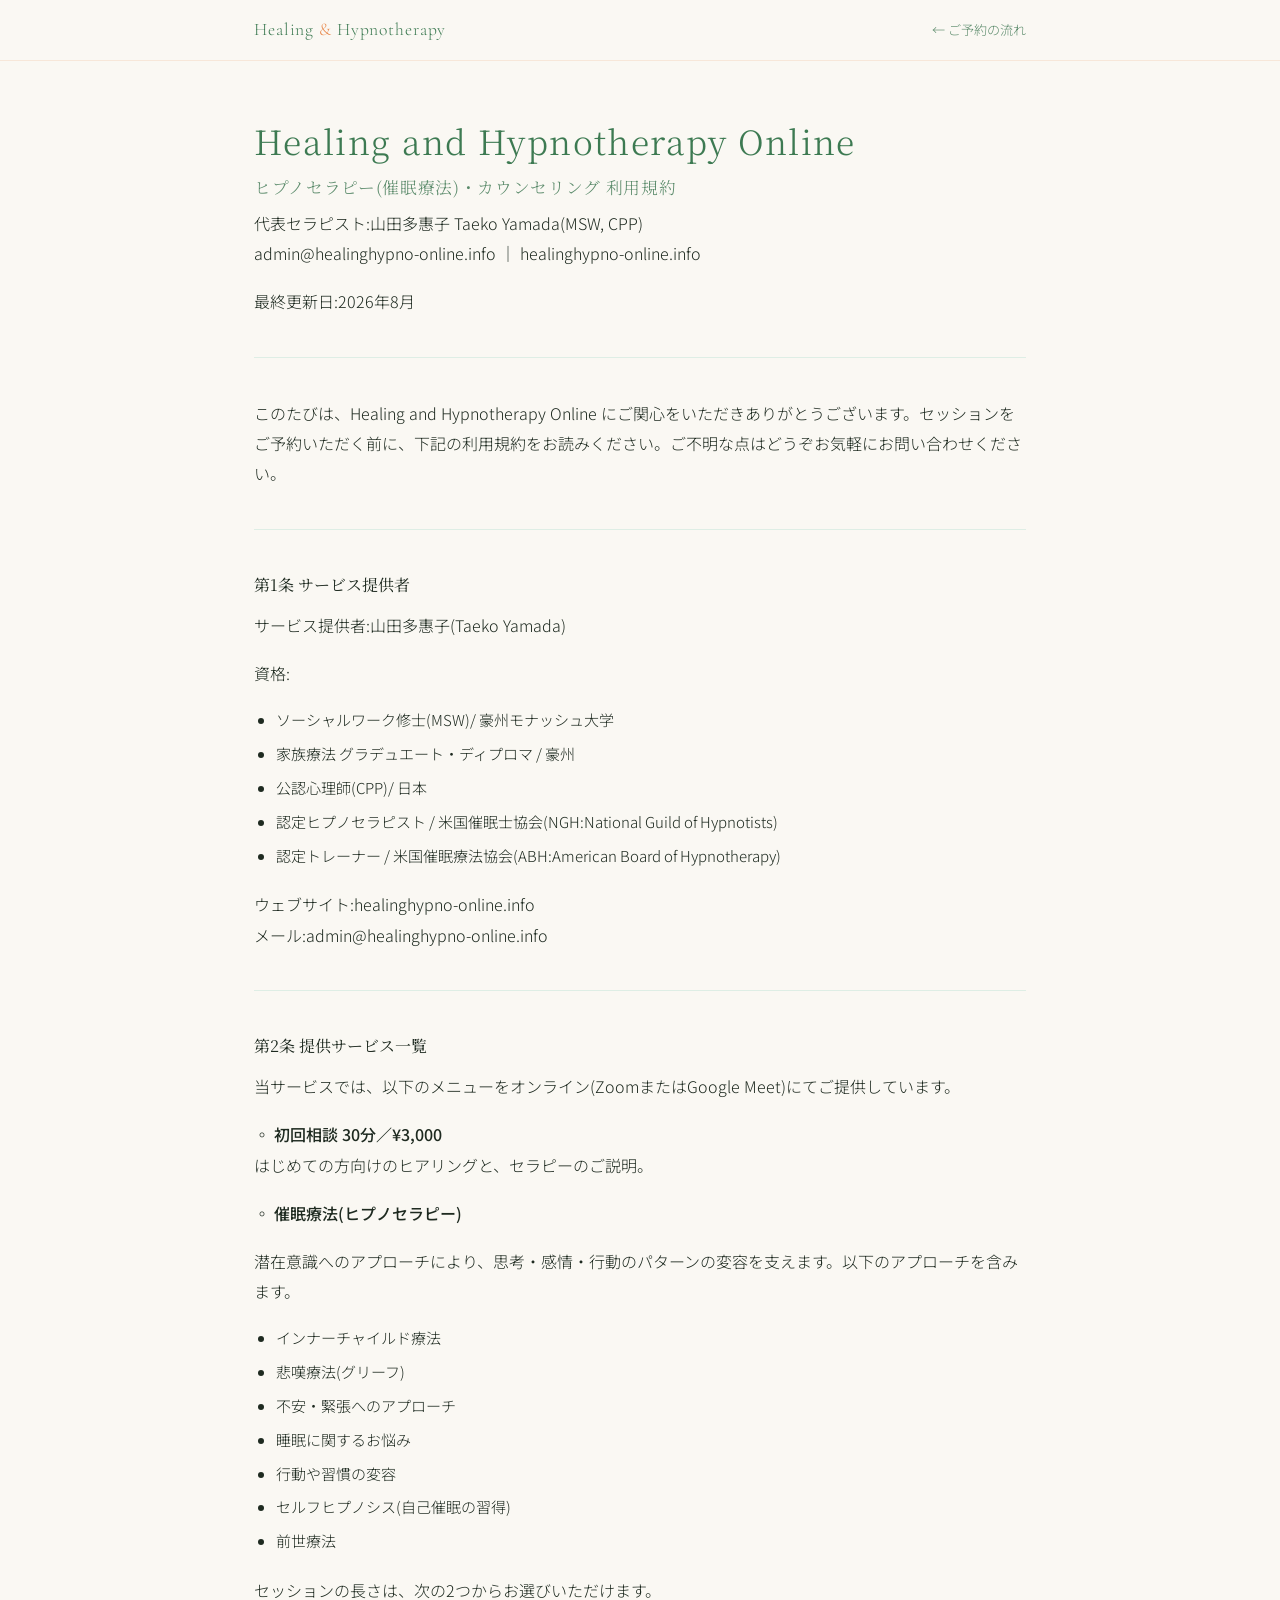
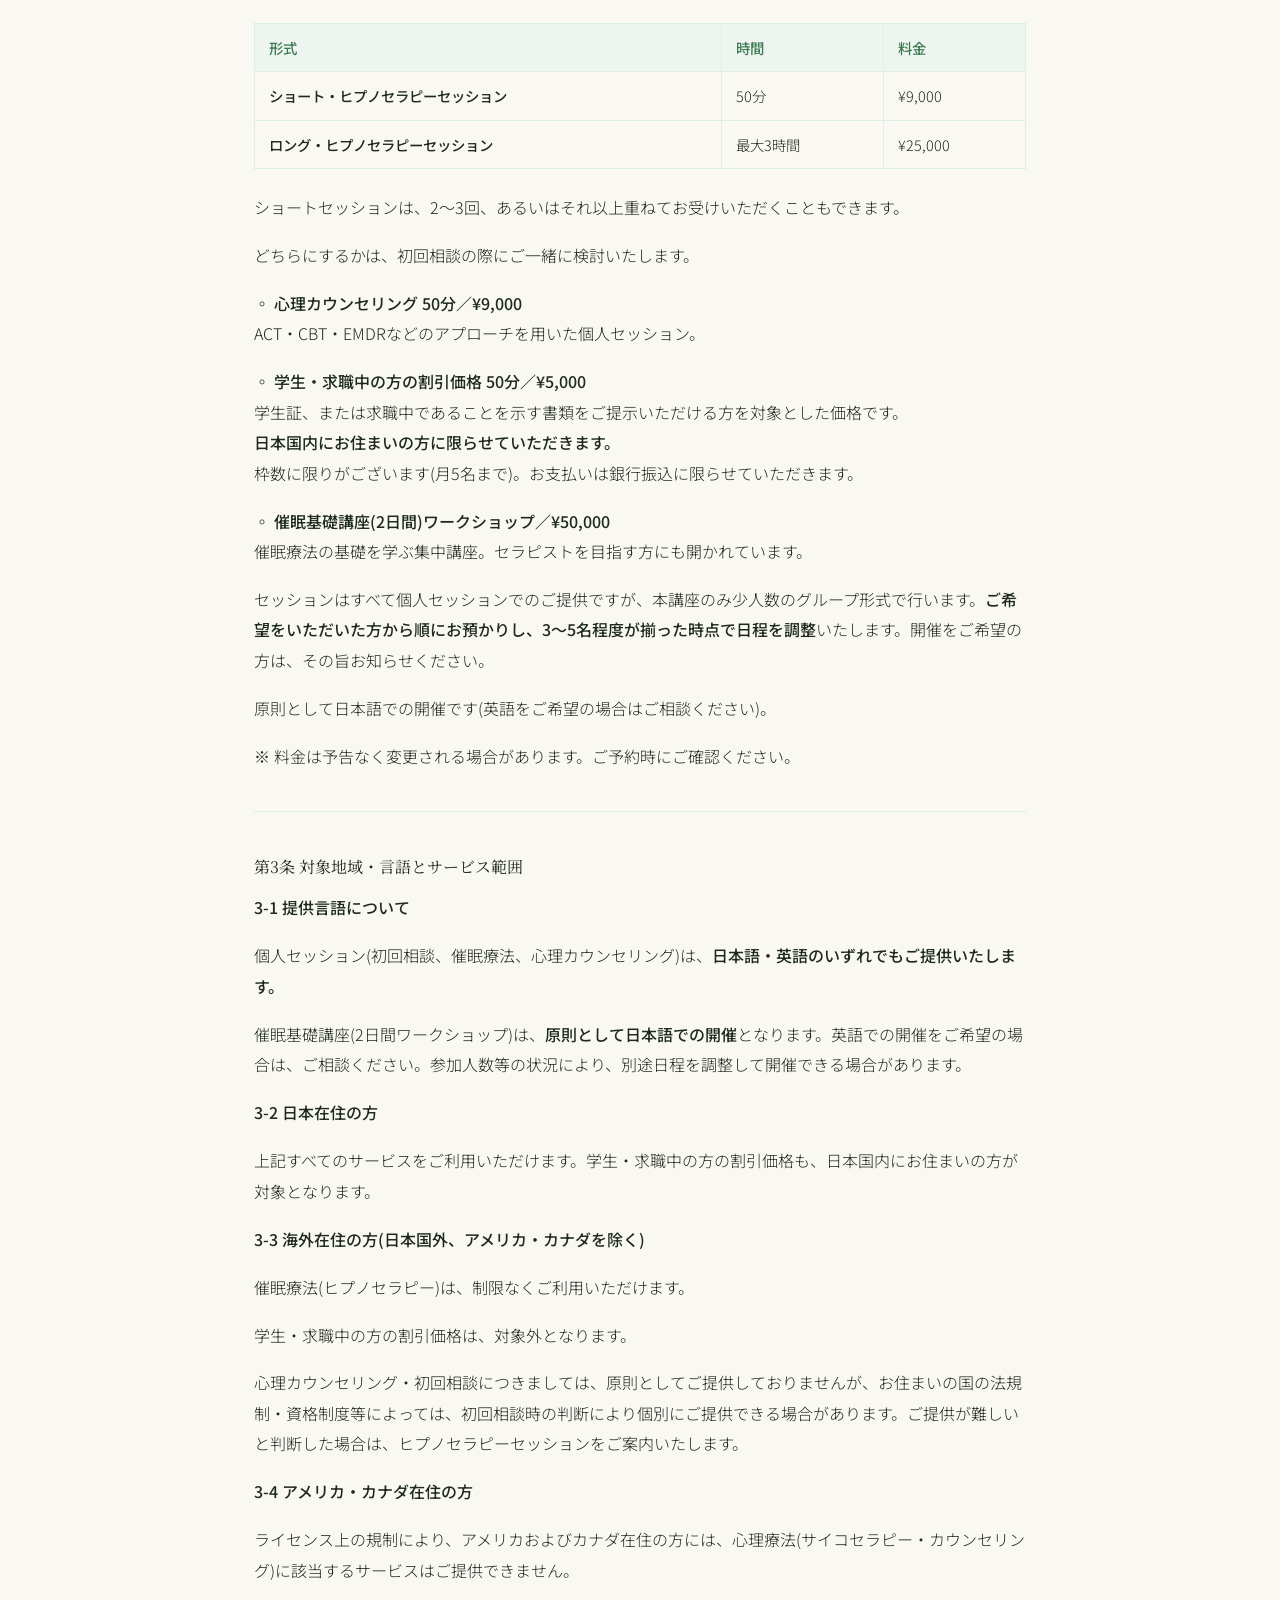
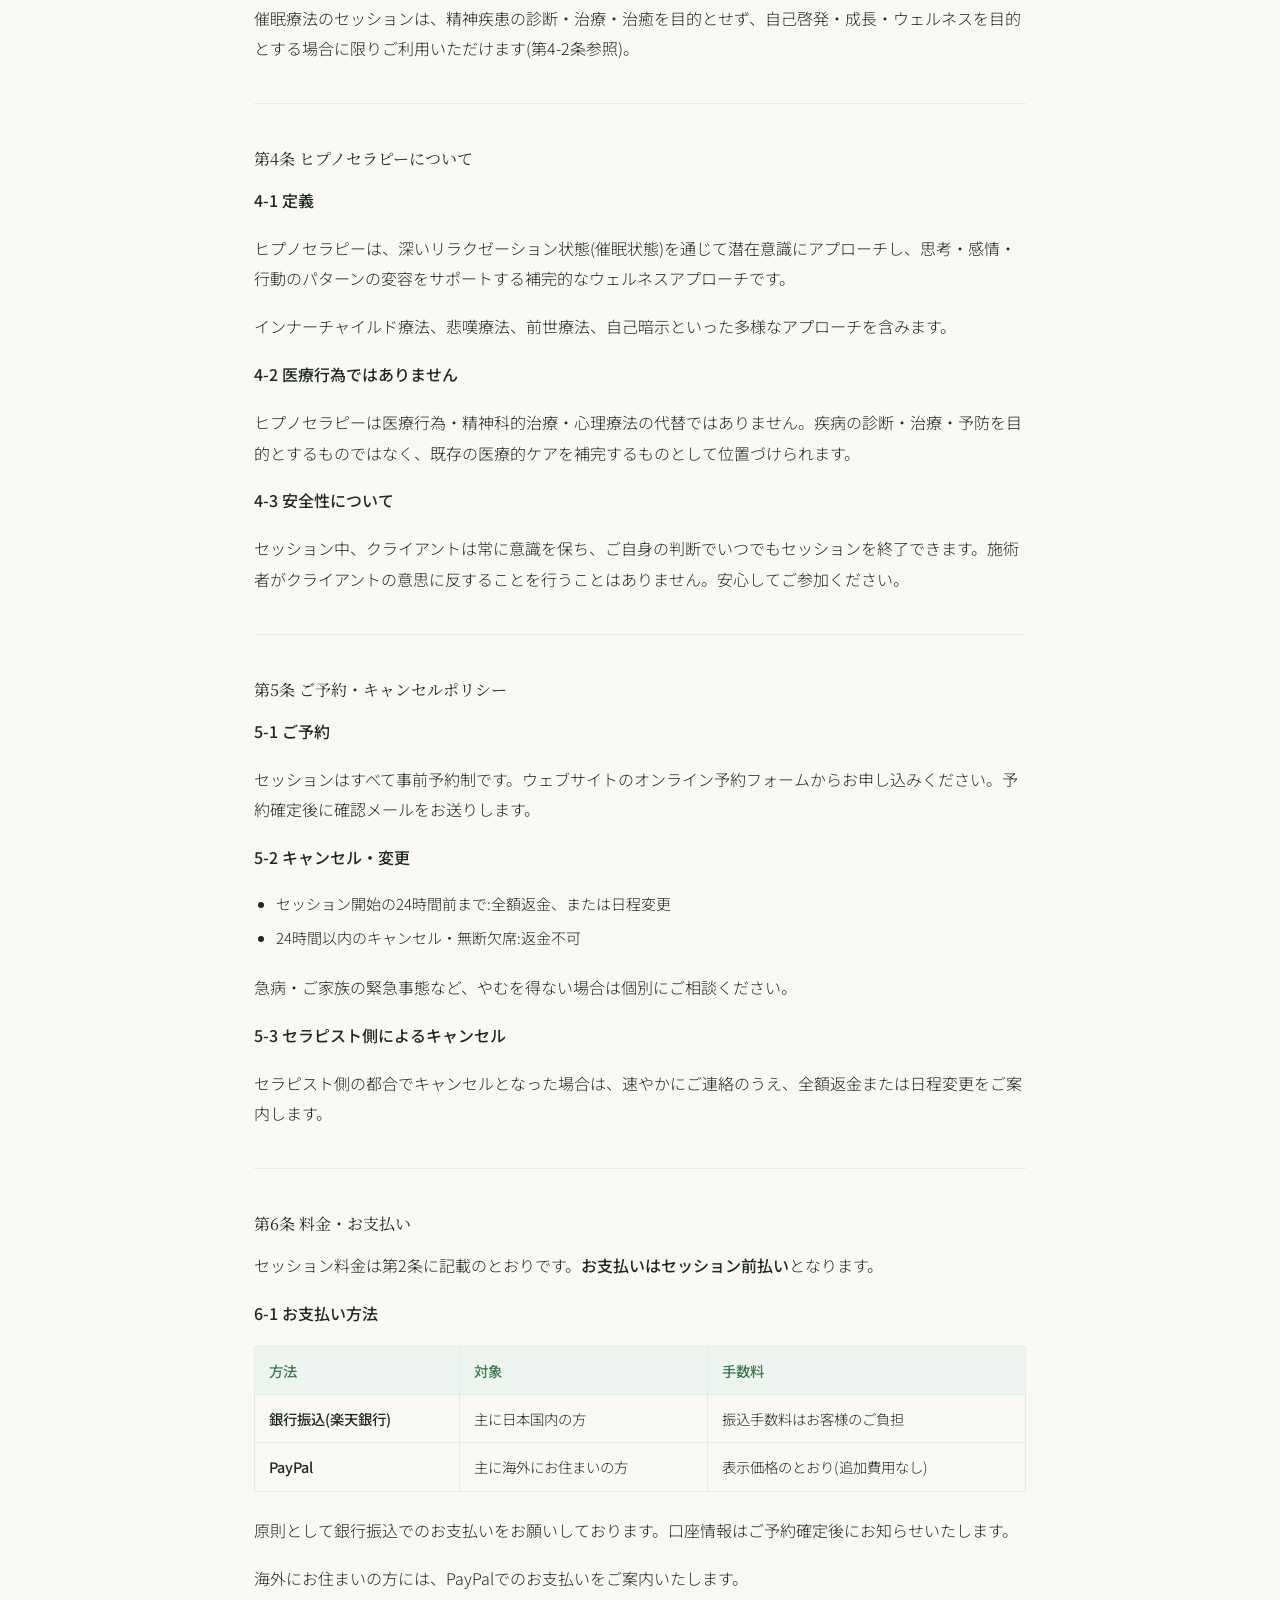
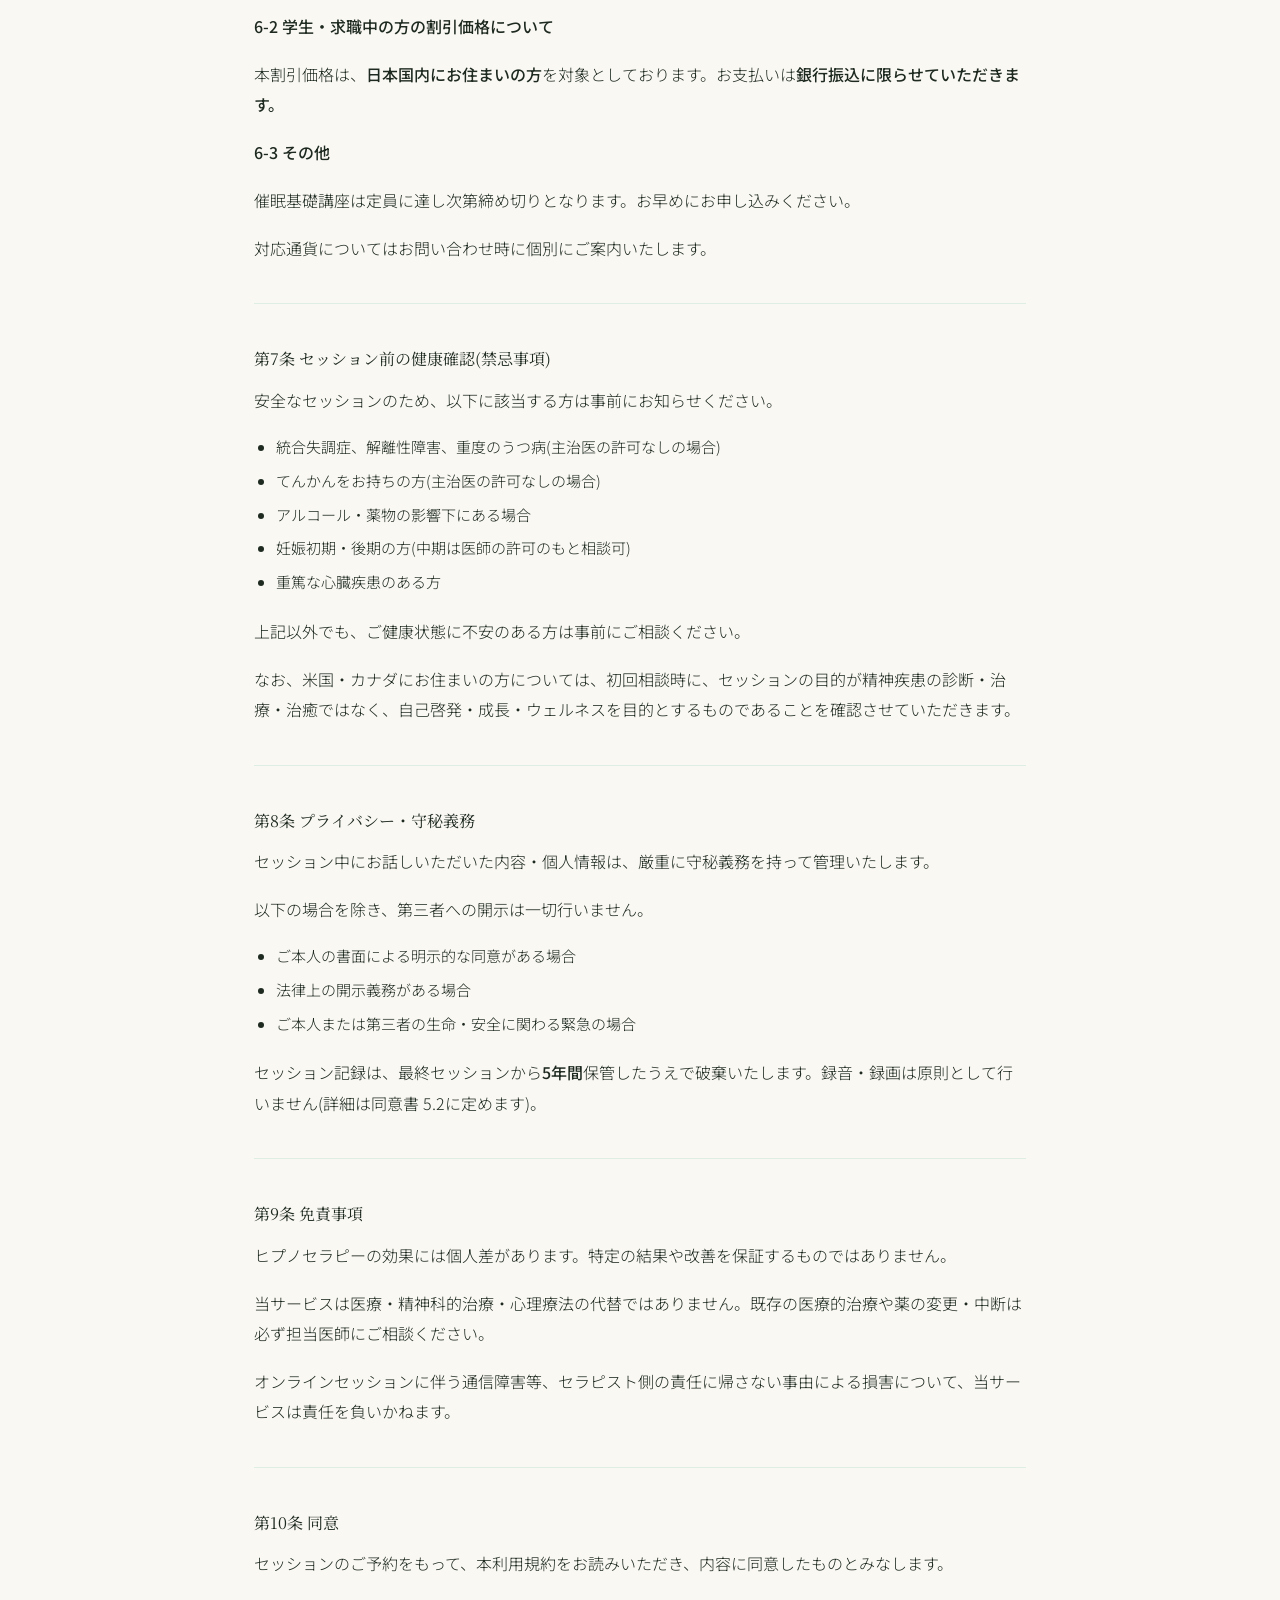
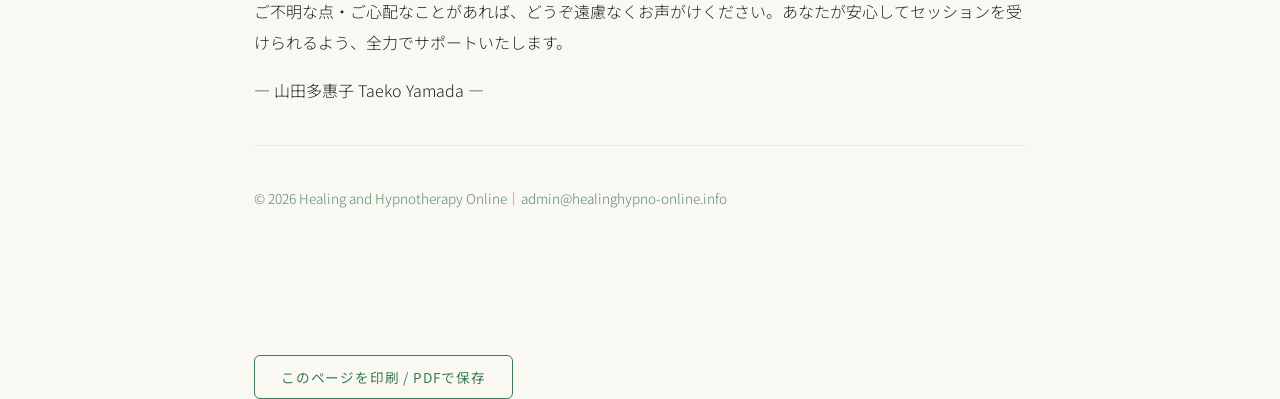
<file: terms-ja.html>
<!DOCTYPE html>
<html lang="ja">
<head>
<meta charset="UTF-8">
<meta name="viewport" content="width=device-width, initial-scale=1.0">
<meta name="robots" content="noindex">
<title>利用規約 | Healing Hypno Online</title>
<link rel="preconnect" href="https://fonts.googleapis.com">
<link href="https://fonts.googleapis.com/css2?family=Cormorant+Garamond:ital,wght@0,300;0,400&family=Noto+Sans+JP:wght@300;400;500&family=Noto+Serif+JP:wght@300;400;600&display=swap" rel="stylesheet">
<link rel="stylesheet" href="/doc.css">
</head>
<body>
<div class="topbar"><div class="topbar-inner">
<a class="logo" href="https://www.healinghypno-online.info/">Healing <span>&amp;</span> Hypnotherapy</a>
<a class="back" href="https://fluentmind350.github.io/healing-hypno-booking/">← ご予約の流れ</a>
</div></div>
<div class="doc">
<h1>Healing and Hypnotherapy Online</h1>
<p class="subtitle">ヒプノセラピー(催眠療法)・カウンセリング 利用規約</p>
<p>代表セラピスト:山田多惠子 Taeko Yamada(MSW, CPP)<br>admin@healinghypno-online.info ｜ healinghypno-online.info</p>
<p>最終更新日:2026年8月</p>
<hr />
<p>このたびは、Healing and Hypnotherapy Online にご関心をいただきありがとうございます。セッションをご予約いただく前に、下記の利用規約をお読みください。ご不明な点はどうぞお気軽にお問い合わせください。</p>
<hr />
<h3>第1条 サービス提供者</h3>
<p>サービス提供者:山田多惠子(Taeko Yamada)</p>
<p>資格:</p>
<ul>
<li>ソーシャルワーク修士(MSW)/ 豪州モナッシュ大学</li>
<li>家族療法 グラデュエート・ディプロマ / 豪州</li>
<li>公認心理師(CPP)/ 日本</li>
<li>認定ヒプノセラピスト / 米国催眠士協会(NGH:National Guild of Hypnotists)</li>
<li>認定トレーナー / 米国催眠療法協会(ABH:American Board of Hypnotherapy)</li>
</ul>
<p>ウェブサイト:healinghypno-online.info<br>メール:admin@healinghypno-online.info</p>
<hr />
<h3>第2条 提供サービス一覧</h3>
<p>当サービスでは、以下のメニューをオンライン(ZoomまたはGoogle Meet)にてご提供しています。</p>
<p><strong>◦ 初回相談 30分／¥3,000</strong><br>はじめての方向けのヒアリングと、セラピーのご説明。</p>
<p><strong>◦ 催眠療法(ヒプノセラピー)</strong></p>
<p>潜在意識へのアプローチにより、思考・感情・行動のパターンの変容を支えます。以下のアプローチを含みます。</p>
<ul>
<li>インナーチャイルド療法</li>
<li>悲嘆療法(グリーフ)</li>
<li>不安・緊張へのアプローチ</li>
<li>睡眠に関するお悩み</li>
<li>行動や習慣の変容</li>
<li>セルフヒプノシス(自己催眠の習得)</li>
<li>前世療法</li>
</ul>
<p>セッションの長さは、次の2つからお選びいただけます。</p>
<table>
<thead><tr><th>形式</th><th>時間</th><th>料金</th></tr></thead>
<tbody>
<tr><td><strong>ショート・ヒプノセラピーセッション</strong></td><td>50分</td><td>¥9,000</td></tr>
<tr><td><strong>ロング・ヒプノセラピーセッション</strong></td><td>最大3時間</td><td>¥25,000</td></tr>
</tbody>
</table>
<p>ショートセッションは、2〜3回、あるいはそれ以上重ねてお受けいただくこともできます。</p>
<p>どちらにするかは、初回相談の際にご一緒に検討いたします。</p>
<p><strong>◦ 心理カウンセリング 50分／¥9,000</strong><br>ACT・CBT・EMDRなどのアプローチを用いた個人セッション。</p>
<p><strong>◦ 学生・求職中の方の割引価格 50分／¥5,000</strong><br>学生証、または求職中であることを示す書類をご提示いただける方を対象とした価格です。<br><strong>日本国内にお住まいの方に限らせていただきます。</strong><br>枠数に限りがございます(月5名まで)。お支払いは銀行振込に限らせていただきます。</p>
<p><strong>◦ 催眠基礎講座(2日間)ワークショップ／¥50,000</strong><br>催眠療法の基礎を学ぶ集中講座。セラピストを目指す方にも開かれています。</p>
<p>セッションはすべて個人セッションでのご提供ですが、本講座のみ少人数のグループ形式で行います。<strong>ご希望をいただいた方から順にお預かりし、3〜5名程度が揃った時点で日程を調整</strong>いたします。開催をご希望の方は、その旨お知らせください。</p>
<p>原則として日本語での開催です(英語をご希望の場合はご相談ください)。</p>
<p>※ 料金は予告なく変更される場合があります。ご予約時にご確認ください。</p>
<hr />
<h3>第3条 対象地域・言語とサービス範囲</h3>
<p><strong>3-1 提供言語について</strong></p>
<p>個人セッション(初回相談、催眠療法、心理カウンセリング)は、<strong>日本語・英語のいずれでもご提供いたします。</strong></p>
<p>催眠基礎講座(2日間ワークショップ)は、<strong>原則として日本語での開催</strong>となります。英語での開催をご希望の場合は、ご相談ください。参加人数等の状況により、別途日程を調整して開催できる場合があります。</p>
<p><strong>3-2 日本在住の方</strong></p>
<p>上記すべてのサービスをご利用いただけます。学生・求職中の方の割引価格も、日本国内にお住まいの方が対象となります。</p>
<p><strong>3-3 海外在住の方(日本国外、アメリカ・カナダを除く)</strong></p>
<p>催眠療法(ヒプノセラピー)は、制限なくご利用いただけます。</p>
<p>学生・求職中の方の割引価格は、対象外となります。</p>
<p>心理カウンセリング・初回相談につきましては、原則としてご提供しておりませんが、お住まいの国の法規制・資格制度等によっては、初回相談時の判断により個別にご提供できる場合があります。ご提供が難しいと判断した場合は、ヒプノセラピーセッションをご案内いたします。</p>
<p><strong>3-4 アメリカ・カナダ在住の方</strong></p>
<p>ライセンス上の規制により、アメリカおよびカナダ在住の方には、心理療法(サイコセラピー・カウンセリング)に該当するサービスはご提供できません。</p>
<p>催眠療法のセッションは、精神疾患の診断・治療・治癒を目的とせず、自己啓発・成長・ウェルネスを目的とする場合に限りご利用いただけます(第4-2条参照)。</p>
<hr />
<h3>第4条 ヒプノセラピーについて</h3>
<p><strong>4-1 定義</strong></p>
<p>ヒプノセラピーは、深いリラクゼーション状態(催眠状態)を通じて潜在意識にアプローチし、思考・感情・行動のパターンの変容をサポートする補完的なウェルネスアプローチです。</p>
<p>インナーチャイルド療法、悲嘆療法、前世療法、自己暗示といった多様なアプローチを含みます。</p>
<p><strong>4-2 医療行為ではありません</strong></p>
<p>ヒプノセラピーは医療行為・精神科的治療・心理療法の代替ではありません。疾病の診断・治療・予防を目的とするものではなく、既存の医療的ケアを補完するものとして位置づけられます。</p>
<p><strong>4-3 安全性について</strong></p>
<p>セッション中、クライアントは常に意識を保ち、ご自身の判断でいつでもセッションを終了できます。施術者がクライアントの意思に反することを行うことはありません。安心してご参加ください。</p>
<hr />
<h3>第5条 ご予約・キャンセルポリシー</h3>
<p><strong>5-1 ご予約</strong></p>
<p>セッションはすべて事前予約制です。ウェブサイトのオンライン予約フォームからお申し込みください。予約確定後に確認メールをお送りします。</p>
<p><strong>5-2 キャンセル・変更</strong></p>
<ul>
<li>セッション開始の24時間前まで:全額返金、または日程変更</li>
<li>24時間以内のキャンセル・無断欠席:返金不可</li>
</ul>
<p>急病・ご家族の緊急事態など、やむを得ない場合は個別にご相談ください。</p>
<p><strong>5-3 セラピスト側によるキャンセル</strong></p>
<p>セラピスト側の都合でキャンセルとなった場合は、速やかにご連絡のうえ、全額返金または日程変更をご案内します。</p>
<hr />
<h3>第6条 料金・お支払い</h3>
<p>セッション料金は第2条に記載のとおりです。<strong>お支払いはセッション前払い</strong>となります。</p>
<p><strong>6-1 お支払い方法</strong></p>
<table>
<thead><tr><th>方法</th><th>対象</th><th>手数料</th></tr></thead>
<tbody>
<tr><td><strong>銀行振込(楽天銀行)</strong></td><td>主に日本国内の方</td><td>振込手数料はお客様のご負担</td></tr>
<tr><td><strong>PayPal</strong></td><td>主に海外にお住まいの方</td><td>表示価格のとおり(追加費用なし)</td></tr>
</tbody>
</table>
<p>原則として銀行振込でのお支払いをお願いしております。口座情報はご予約確定後にお知らせいたします。</p>
<p>海外にお住まいの方には、PayPalでのお支払いをご案内いたします。</p>
<p><strong>6-2 学生・求職中の方の割引価格について</strong></p>
<p>本割引価格は、<strong>日本国内にお住まいの方</strong>を対象としております。お支払いは<strong>銀行振込に限らせていただきます。</strong></p>
<p><strong>6-3 その他</strong></p>
<p>催眠基礎講座は定員に達し次第締め切りとなります。お早めにお申し込みください。</p>
<p>対応通貨についてはお問い合わせ時に個別にご案内いたします。</p>
<hr />
<h3>第7条 セッション前の健康確認(禁忌事項)</h3>
<p>安全なセッションのため、以下に該当する方は事前にお知らせください。</p>
<ul>
<li>統合失調症、解離性障害、重度のうつ病(主治医の許可なしの場合)</li>
<li>てんかんをお持ちの方(主治医の許可なしの場合)</li>
<li>アルコール・薬物の影響下にある場合</li>
<li>妊娠初期・後期の方(中期は医師の許可のもと相談可)</li>
<li>重篤な心臓疾患のある方</li>
</ul>
<p>上記以外でも、ご健康状態に不安のある方は事前にご相談ください。</p>
<p>なお、米国・カナダにお住まいの方については、初回相談時に、セッションの目的が精神疾患の診断・治療・治癒ではなく、自己啓発・成長・ウェルネスを目的とするものであることを確認させていただきます。</p>
<hr />
<h3>第8条 プライバシー・守秘義務</h3>
<p>セッション中にお話しいただいた内容・個人情報は、厳重に守秘義務を持って管理いたします。</p>
<p>以下の場合を除き、第三者への開示は一切行いません。</p>
<ul>
<li>ご本人の書面による明示的な同意がある場合</li>
<li>法律上の開示義務がある場合</li>
<li>ご本人または第三者の生命・安全に関わる緊急の場合</li>
</ul>
<p>セッション記録は、最終セッションから<strong>5年間</strong>保管したうえで破棄いたします。録音・録画は原則として行いません(詳細は同意書 5.2に定めます)。</p>
<hr />
<h3>第9条 免責事項</h3>
<p>ヒプノセラピーの効果には個人差があります。特定の結果や改善を保証するものではありません。</p>
<p>当サービスは医療・精神科的治療・心理療法の代替ではありません。既存の医療的治療や薬の変更・中断は必ず担当医師にご相談ください。</p>
<p>オンラインセッションに伴う通信障害等、セラピスト側の責任に帰さない事由による損害について、当サービスは責任を負いかねます。</p>
<hr />
<h3>第10条 同意</h3>
<p>セッションのご予約をもって、本利用規約をお読みいただき、内容に同意したものとみなします。</p>
<p>ご不明な点・ご心配なことがあれば、どうぞ遠慮なくお声がけください。あなたが安心してセッションを受けられるよう、全力でサポートいたします。</p>
<p>— 山田多惠子 Taeko Yamada —</p>
<hr />
<p>© 2026 Healing and Hypnotherapy Online｜admin@healinghypno-online.info</p>
</div>
<div class="printbar"><button class="printbtn" onclick="window.print()">このページを印刷 / PDFで保存</button></div>
</body>
</html>
</file>
<file: doc.css>
:root{--ink:#1e2a20;--deep:#3d7a52;--warm:#5a8a6a;--sage:#7db88a;--sage-lt:#b2d4bc;--orange:#e8874a;--orange-lt:#f2a672;--cream:#faf8f3;--mist:#eef5f0;--dew:#deeee5;--white:#fff;--radius:6px;--serif-jp:'Noto Serif JP',serif;--sans-jp:'Noto Sans JP',sans-serif;--serif-en:'Cormorant Garamond',serif}
*,*::before,*::after{box-sizing:border-box;margin:0;padding:0}
body{font-family:var(--sans-jp);background:var(--cream);color:var(--ink);font-weight:300;font-size:16px;line-height:1.9;-webkit-font-smoothing:antialiased}
a{color:var(--deep)}
.topbar{background:rgba(250,248,243,.96);border-bottom:1px solid rgba(232,135,74,.15);position:sticky;top:0;z-index:10}
.topbar-inner{max-width:820px;margin:0 auto;padding:0 24px;height:60px;display:flex;align-items:center;justify-content:space-between}
.logo{font-family:var(--serif-en);font-size:1.1rem;letter-spacing:.05em;color:var(--deep);text-decoration:none}
.logo span{color:var(--orange)}
.topbar a.back{font-size:.82rem;color:var(--warm);text-decoration:none}
.topbar a.back:hover{color:var(--orange)}
.doc{max-width:820px;margin:0 auto;padding:56px 24px 96px}
h1{font-family:var(--serif-jp);font-weight:300;font-size:clamp(1.5rem,3.4vw,2.1rem);line-height:1.4;letter-spacing:.04em;color:var(--deep);margin-bottom:8px}
h2{font-family:var(--serif-jp);font-weight:400;font-size:1.15rem;letter-spacing:.03em;color:var(--deep);margin:48px 0 14px;padding-bottom:8px;border-bottom:1px solid var(--dew)}
h3{font-family:var(--serif-jp);font-weight:400;font-size:1rem;color:var(--ink);margin:28px 0 10px}
p{margin:0 0 1.1em}
ul,ol{margin:0 0 1.2em;padding-left:1.4em}
li{margin-bottom:.35em;font-size:.94rem}
hr{border:0;border-top:1px solid var(--dew);margin:40px 0}
strong{font-weight:500;color:var(--ink)}
table{width:100%;border-collapse:collapse;margin:0 0 1.6em;font-size:.9rem}
th,td{border:1px solid var(--dew);padding:10px 14px;text-align:left;vertical-align:top}
th{background:var(--mist);font-weight:500;color:var(--deep)}
td:empty{height:38px}
blockquote{border-left:3px solid var(--sage);background:var(--mist);padding:14px 20px;margin:0 0 1.4em;font-size:.92rem;color:var(--warm)}
em{font-style:normal;color:var(--warm);font-size:.92rem}
.doc > p:last-of-type{color:var(--warm);font-size:.85rem}
.subtitle{font-family:var(--serif-jp);font-weight:300;font-size:1.05rem;color:var(--warm);margin:0 0 4px;letter-spacing:.04em}
@media print{
  .topbar,.printbar{display:none}
  body{background:#fff;font-size:11pt;line-height:1.7}
  .doc{padding:0;max-width:none}
  h2{margin-top:24px}
  a{color:#000;text-decoration:none}
}
.printbar{max-width:820px;margin:0 auto;padding:0 24px}
.printbtn{display:inline-block;margin-top:32px;padding:11px 26px;font-size:.85rem;letter-spacing:.06em;border:1px solid var(--deep);border-radius:var(--radius);color:var(--deep);background:transparent;cursor:pointer;font-family:var(--sans-jp)}
.printbtn:hover{background:var(--deep);color:#fff}


/* --- intake form fields --- */
.f{margin-bottom:16px}
.f label.lb{display:block;font-size:.8rem;letter-spacing:.02em;color:var(--warm);margin-bottom:2px}
.field{border:0;border-bottom:1px solid var(--sage-lt);background:transparent;font:inherit;color:inherit;width:100%;padding:5px 2px}
.field:focus{outline:0;border-bottom-color:var(--orange)}
.ta{border:1px solid var(--dew);background:#fff;font:inherit;color:inherit;width:100%;padding:10px 12px;border-radius:var(--radius);min-height:96px;resize:vertical;line-height:1.7}
.ta:focus{outline:0;border-color:var(--sage)}
.grid2{display:grid;grid-template-columns:1fr 1fr;gap:0 24px}
.opts{display:flex;flex-wrap:wrap;gap:8px 20px;font-size:.92rem;margin:4px 0 18px}
.opts label{display:inline-flex;align-items:center;gap:7px;cursor:pointer}
.opts input{accent-color:var(--deep)}
.agree{display:flex;gap:10px;align-items:flex-start;font-size:.92rem;margin-bottom:10px}
.agree input{margin-top:7px;accent-color:var(--deep)}
@media(max-width:600px){.grid2{grid-template-columns:1fr}}
@media print{
  .field{border-bottom:1px solid #888}
  .ta{border:1px solid #888;min-height:70px}
  .opts input,.agree input{-webkit-appearance:none;appearance:none;width:12px;height:12px;border:1px solid #888;border-radius:2px}
}
</file>
